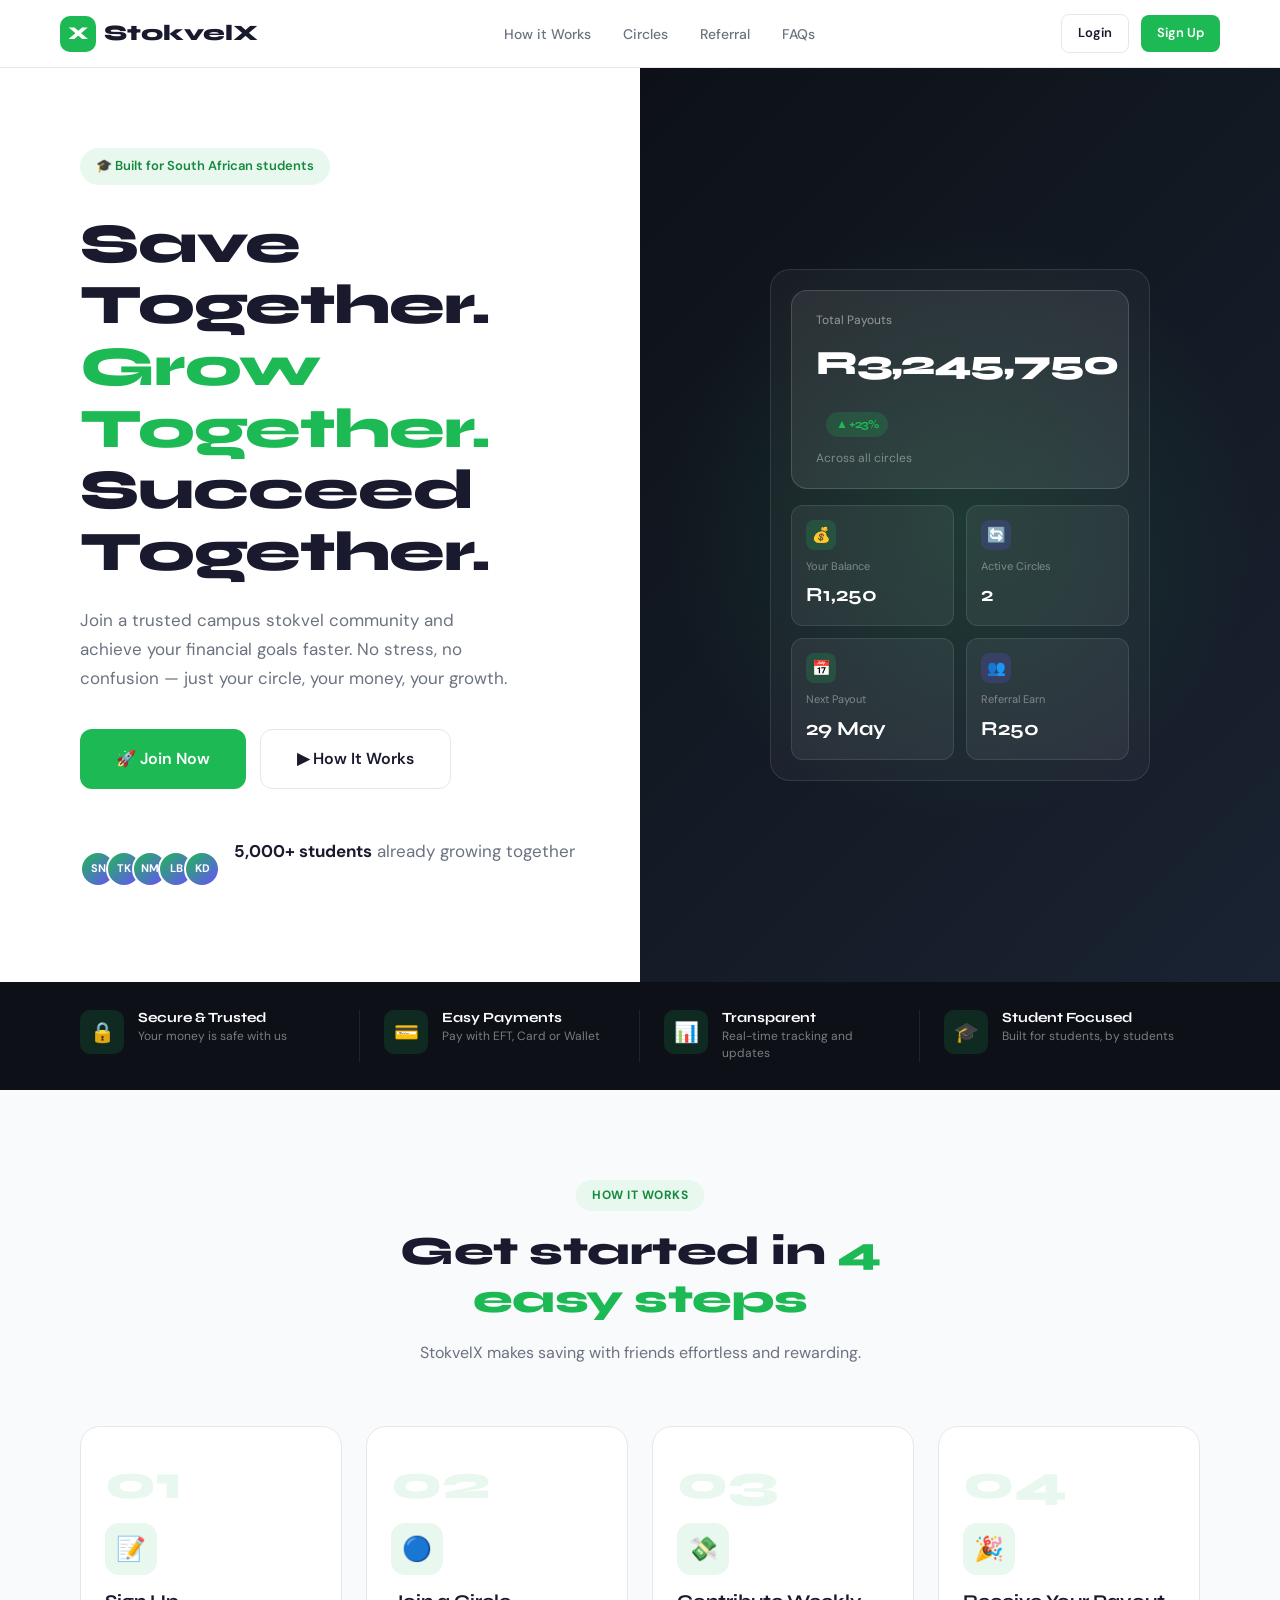
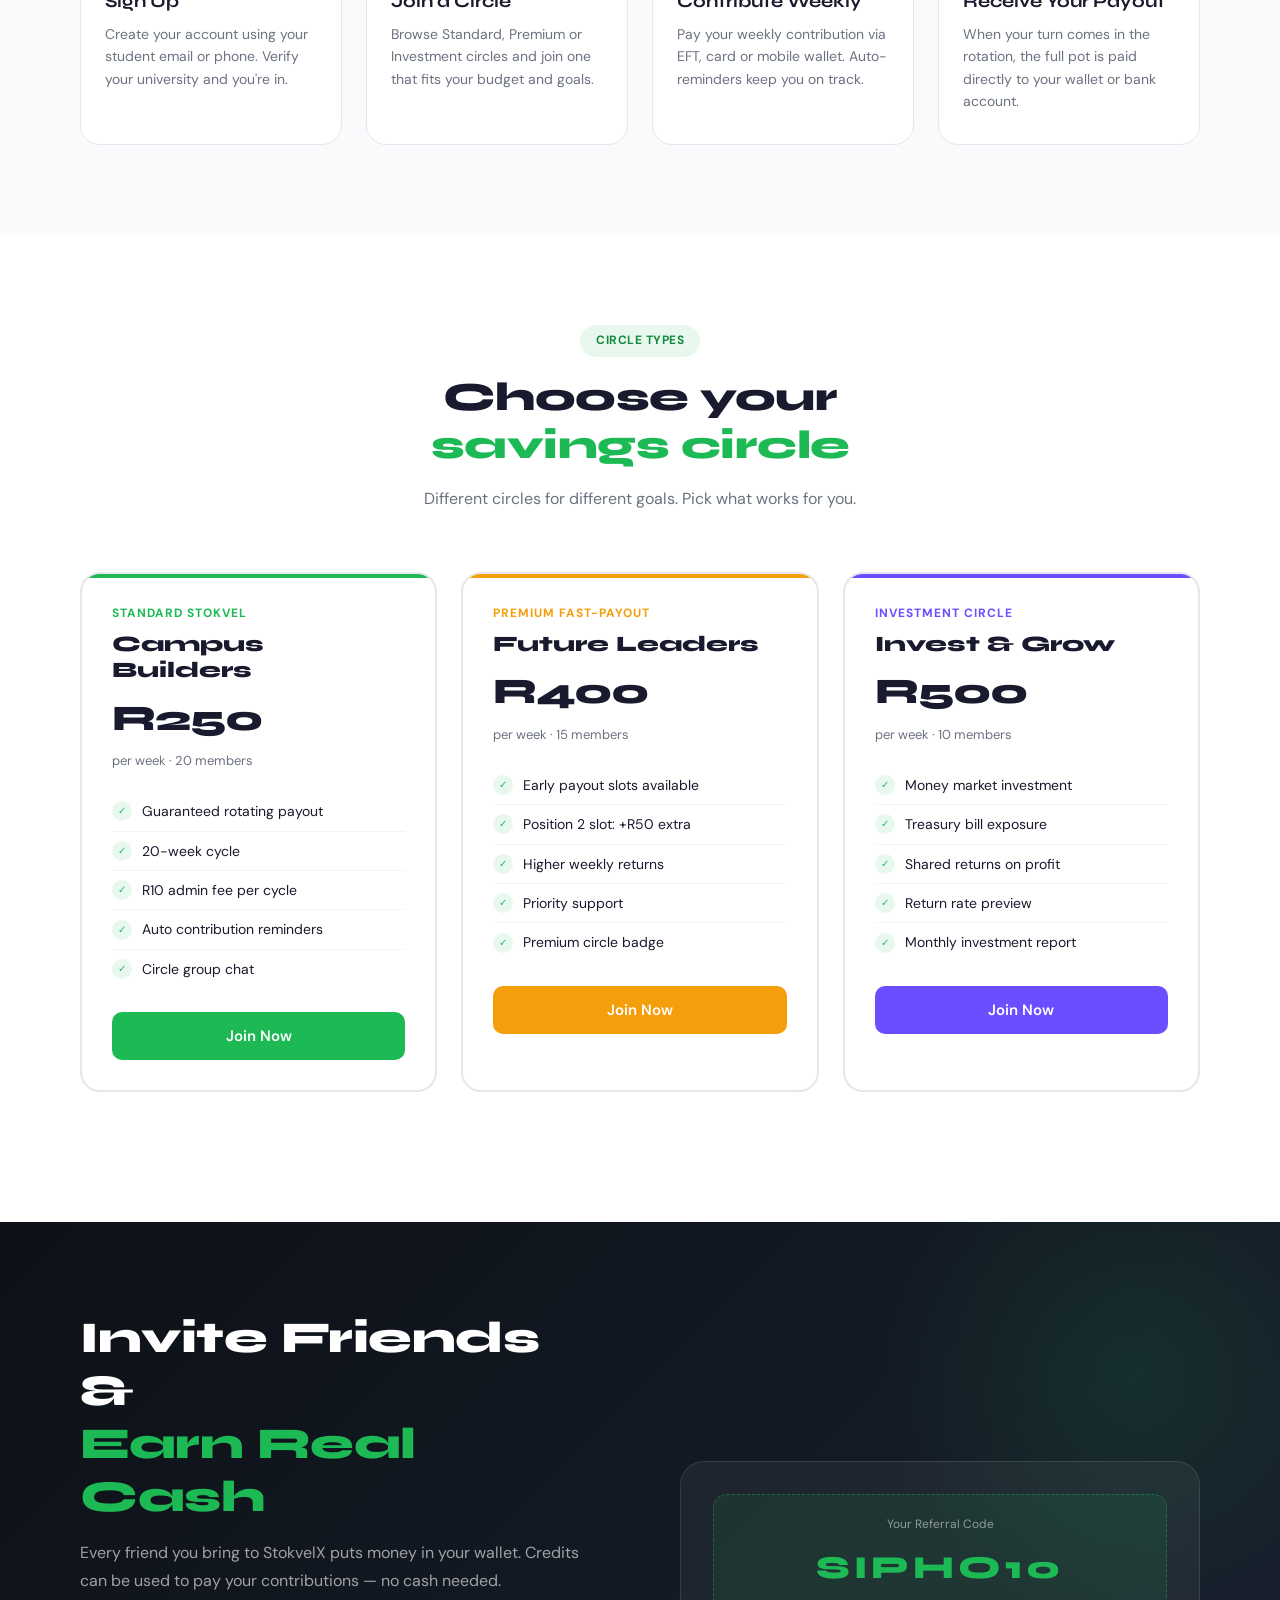
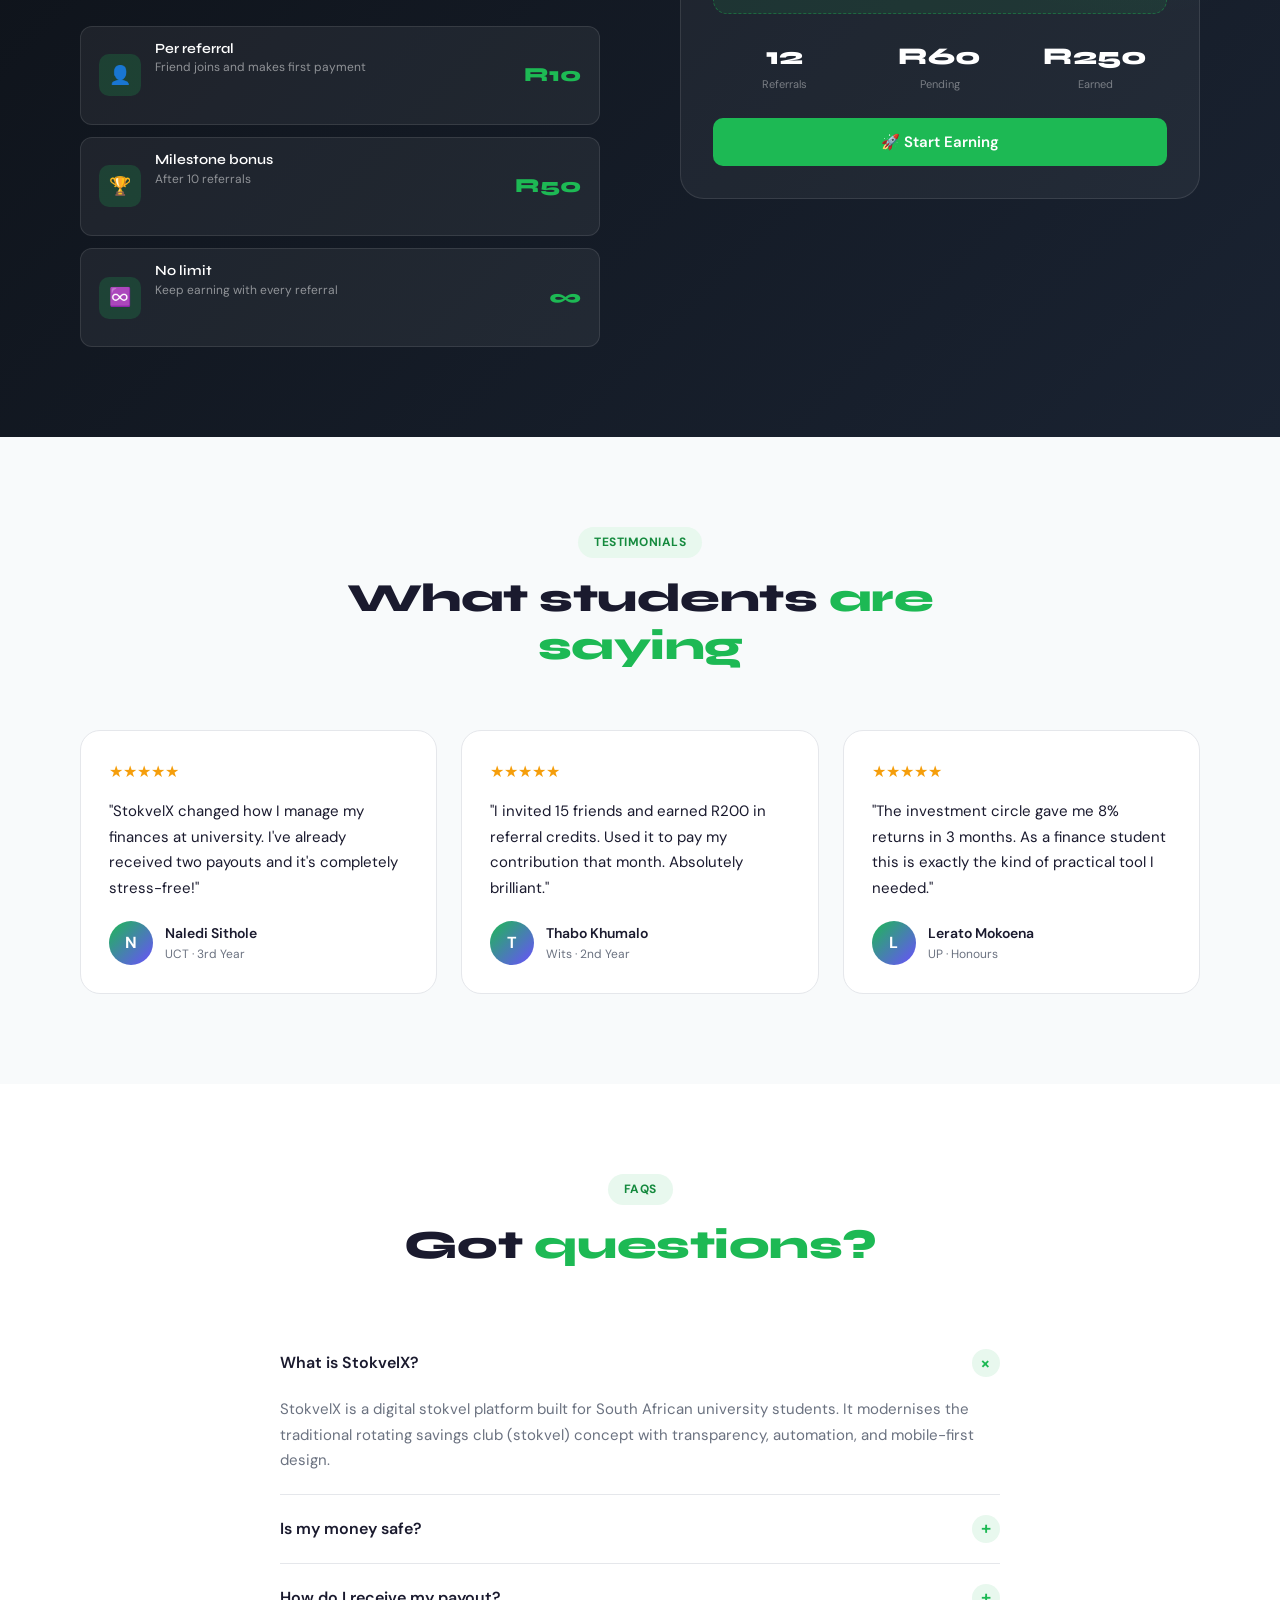
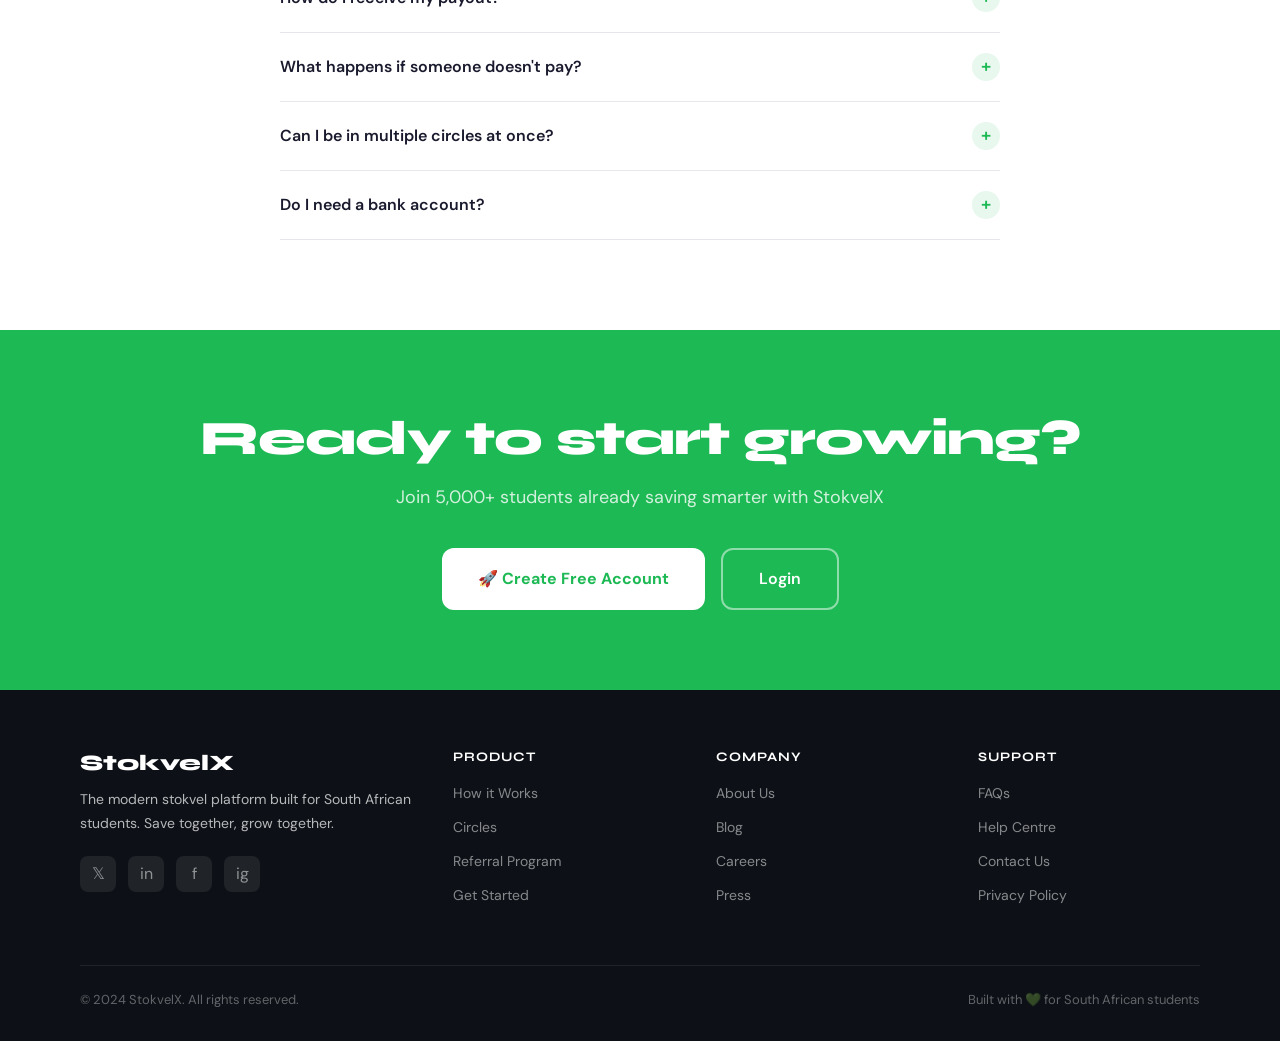
<file: index.html>
<!DOCTYPE html>
<html lang="en">
<head>
<meta charset="UTF-8"><meta name="viewport" content="width=device-width,initial-scale=1">
<title>StokvelX – Save Together. Grow Together.</title>
<link rel="stylesheet" href="css/style.css">
</head>
<body>

<!-- NAVBAR -->
<nav class="navbar">
  <a href="index.html" class="navbar-brand"><div class="logo-icon">X</div>StokvelX</a>
  <ul class="navbar-nav">
    <li><a href="#how">How it Works</a></li>
    <li><a href="#circles">Circles</a></li>
    <li><a href="#referral">Referral</a></li>
    <li><a href="#faq">FAQs</a></li>
  </ul>
  <div class="navbar-actions">
    <a href="pages/login.html" class="btn btn-outline btn-sm">Login</a>
    <a href="pages/signup.html" class="btn btn-primary btn-sm">Sign Up</a>
  </div>
</nav>

<!-- HERO -->
<section class="hero">
  <div class="hero-left">
    <div class="hero-tag">🎓 Built for South African students</div>
    <h1>Save Together.<br><span>Grow Together.</span><br>Succeed Together.</h1>
    <p>Join a trusted campus stokvel community and achieve your financial goals faster. No stress, no confusion — just your circle, your money, your growth.</p>
    <div class="hero-actions">
      <a href="pages/signup.html" class="btn btn-primary btn-lg">🚀 Join Now</a>
      <a href="#how" class="btn btn-outline btn-lg">▶ How It Works</a>
    </div>
    <div class="hero-social-proof">
      <div class="avatars">
        <div class="av">SN</div><div class="av">TK</div><div class="av">NM</div><div class="av">LB</div><div class="av">KD</div>
      </div>
      <p class="social-text"><strong>5,000+ students</strong> already growing together</p>
    </div>
  </div>
  <div class="hero-right">
    <div class="hero-visual">
      <div class="hero-img-frame">
        <div class="h-payout">
          <div class="lbl">Total Payouts</div>
          <div class="amt">R3,245,750 <span class="grow">▲ +23%</span></div>
          <div style="font-size:12px;color:rgba(255,255,255,.4);margin-top:4px">Across all circles</div>
        </div>
        <div class="h-mini-grid">
          <div class="h-mini">
            <div class="mi mi-g">💰</div>
            <div class="ml">Your Balance</div>
            <div class="mv">R1,250</div>
          </div>
          <div class="h-mini">
            <div class="mi mi-p">🔄</div>
            <div class="ml">Active Circles</div>
            <div class="mv">2</div>
          </div>
          <div class="h-mini">
            <div class="mi mi-g">📅</div>
            <div class="ml">Next Payout</div>
            <div class="mv">29 May</div>
          </div>
          <div class="h-mini">
            <div class="mi mi-p">👥</div>
            <div class="ml">Referral Earn</div>
            <div class="mv">R250</div>
          </div>
        </div>
      </div>
    </div>
  </div>
</section>

<!-- FEATURES STRIP -->
<div class="features-strip">
  <div class="feat-item"><div class="feat-ico">🔒</div><div><h4>Secure & Trusted</h4><p>Your money is safe with us</p></div></div>
  <div class="feat-item"><div class="feat-ico">💳</div><div><h4>Easy Payments</h4><p>Pay with EFT, Card or Wallet</p></div></div>
  <div class="feat-item"><div class="feat-ico">📊</div><div><h4>Transparent</h4><p>Real-time tracking and updates</p></div></div>
  <div class="feat-item"><div class="feat-ico">🎓</div><div><h4>Student Focused</h4><p>Built for students, by students</p></div></div>
</div>

<!-- HOW IT WORKS -->
<section class="section" id="how" style="background:#f8fafb">
  <div class="section-header">
    <span class="section-tag">How It Works</span>
    <h2>Get started in <span>4 easy steps</span></h2>
    <p>StokvelX makes saving with friends effortless and rewarding.</p>
  </div>
  <div class="steps-grid">
    <div class="step-card">
      <div class="step-num">01</div>
      <div class="step-ico">📝</div>
      <h3>Sign Up</h3>
      <p>Create your account using your student email or phone. Verify your university and you're in.</p>
    </div>
    <div class="step-card">
      <div class="step-num">02</div>
      <div class="step-ico">🔵</div>
      <h3>Join a Circle</h3>
      <p>Browse Standard, Premium or Investment circles and join one that fits your budget and goals.</p>
    </div>
    <div class="step-card">
      <div class="step-num">03</div>
      <div class="step-ico">💸</div>
      <h3>Contribute Weekly</h3>
      <p>Pay your weekly contribution via EFT, card or mobile wallet. Auto-reminders keep you on track.</p>
    </div>
    <div class="step-card">
      <div class="step-num">04</div>
      <div class="step-ico">🎉</div>
      <h3>Receive Your Payout</h3>
      <p>When your turn comes in the rotation, the full pot is paid directly to your wallet or bank account.</p>
    </div>
  </div>
</section>

<!-- CIRCLES -->
<section class="section section-alt" id="circles">
  <div class="section-header">
    <span class="section-tag">Circle Types</span>
    <h2>Choose your <span>savings circle</span></h2>
    <p>Different circles for different goals. Pick what works for you.</p>
  </div>
  <div class="circles-grid">
    <div class="circle-card standard">
      <div class="circle-type">Standard Stokvel</div>
      <h3>Campus Builders</h3>
      <div class="price">R250</div>
      <div class="price-sub">per week · 20 members</div>
      <ul class="circle-feats">
        <li><span class="chk">✓</span>Guaranteed rotating payout</li>
        <li><span class="chk">✓</span>20-week cycle</li>
        <li><span class="chk">✓</span>R10 admin fee per cycle</li>
        <li><span class="chk">✓</span>Auto contribution reminders</li>
        <li><span class="chk">✓</span>Circle group chat</li>
      </ul>
      <a href="pages/signup.html" class="btn btn-primary" style="width:100%;justify-content:center">Join Now</a>
    </div>
    <div class="circle-card premium">
      <div class="circle-type">Premium Fast-Payout</div>
      <h3>Future Leaders</h3>
      <div class="price">R400</div>
      <div class="price-sub">per week · 15 members</div>
      <ul class="circle-feats">
        <li><span class="chk">✓</span>Early payout slots available</li>
        <li><span class="chk">✓</span>Position 2 slot: +R50 extra</li>
        <li><span class="chk">✓</span>Higher weekly returns</li>
        <li><span class="chk">✓</span>Priority support</li>
        <li><span class="chk">✓</span>Premium circle badge</li>
      </ul>
      <a href="pages/signup.html" class="btn btn-primary" style="width:100%;justify-content:center;background:var(--orange)">Join Now</a>
    </div>
    <div class="circle-card investment">
      <div class="circle-type">Investment Circle</div>
      <h3>Invest & Grow</h3>
      <div class="price">R500</div>
      <div class="price-sub">per week · 10 members</div>
      <ul class="circle-feats">
        <li><span class="chk">✓</span>Money market investment</li>
        <li><span class="chk">✓</span>Treasury bill exposure</li>
        <li><span class="chk">✓</span>Shared returns on profit</li>
        <li><span class="chk">✓</span>Return rate preview</li>
        <li><span class="chk">✓</span>Monthly investment report</li>
      </ul>
      <a href="pages/signup.html" class="btn btn-purple" style="width:100%;justify-content:center">Join Now</a>
    </div>
  </div>
</section>

<!-- REFERRAL -->
<section class="ref-section" id="referral">
  <div class="ref-inner">
    <div class="ref-left">
      <h2>Invite Friends &<br><span>Earn Real Cash</span></h2>
      <p>Every friend you bring to StokvelX puts money in your wallet. Credits can be used to pay your contributions — no cash needed.</p>
      <div class="ref-tiers">
        <div class="ref-tier"><div class="rt-ico">👤</div><div class="rt-text"><h4>Per referral</h4><p>Friend joins and makes first payment</p></div><div class="rt-amt">R10</div></div>
        <div class="ref-tier"><div class="rt-ico">🏆</div><div class="rt-text"><h4>Milestone bonus</h4><p>After 10 referrals</p></div><div class="rt-amt">R50</div></div>
        <div class="ref-tier"><div class="rt-ico">♾️</div><div class="rt-text"><h4>No limit</h4><p>Keep earning with every referral</p></div><div class="rt-amt">∞</div></div>
      </div>
    </div>
    <div class="ref-right">
      <div class="ref-code-box">
        <div class="rcb-lbl">Your Referral Code</div>
        <div class="rcb-code">SIPHO10</div>
      </div>
      <div class="ref-stats-row">
        <div class="rs-stat"><div class="v">12</div><div class="l">Referrals</div></div>
        <div class="rs-stat"><div class="v">R60</div><div class="l">Pending</div></div>
        <div class="rs-stat"><div class="v">R250</div><div class="l">Earned</div></div>
      </div>
      <a href="pages/signup.html" class="btn btn-primary" style="width:100%;justify-content:center">🚀 Start Earning</a>
    </div>
  </div>
</section>

<!-- TESTIMONIALS -->
<section class="section" style="background:#f8fafb">
  <div class="section-header">
    <span class="section-tag">Testimonials</span>
    <h2>What students <span>are saying</span></h2>
  </div>
  <div class="testi-grid">
    <div class="testi-card">
      <div class="stars">★★★★★</div>
      <p>"StokvelX changed how I manage my finances at university. I've already received two payouts and it's completely stress-free!"</p>
      <div class="t-auth"><div class="t-av">N</div><div><div class="t-nm">Naledi Sithole</div><div class="t-rl">UCT · 3rd Year</div></div></div>
    </div>
    <div class="testi-card">
      <div class="stars">★★★★★</div>
      <p>"I invited 15 friends and earned R200 in referral credits. Used it to pay my contribution that month. Absolutely brilliant."</p>
      <div class="t-auth"><div class="t-av">T</div><div><div class="t-nm">Thabo Khumalo</div><div class="t-rl">Wits · 2nd Year</div></div></div>
    </div>
    <div class="testi-card">
      <div class="stars">★★★★★</div>
      <p>"The investment circle gave me 8% returns in 3 months. As a finance student this is exactly the kind of practical tool I needed."</p>
      <div class="t-auth"><div class="t-av">L</div><div><div class="t-nm">Lerato Mokoena</div><div class="t-rl">UP · Honours</div></div></div>
    </div>
  </div>
</section>

<!-- FAQ -->
<section class="section section-alt" id="faq">
  <div class="section-header">
    <span class="section-tag">FAQs</span>
    <h2>Got <span>questions?</span></h2>
  </div>
  <div class="faq-wrap">
    <div class="faq-item open">
      <div class="faq-q">What is StokvelX? <div class="faq-ico">+</div></div>
      <div class="faq-a">StokvelX is a digital stokvel platform built for South African university students. It modernises the traditional rotating savings club (stokvel) concept with transparency, automation, and mobile-first design.</div>
    </div>
    <div class="faq-item">
      <div class="faq-q">Is my money safe? <div class="faq-ico">+</div></div>
      <div class="faq-a">Yes. All funds are held in a dedicated escrow account. Payouts are only distributed according to the verified payout schedule. We use bank-level encryption for all transactions.</div>
    </div>
    <div class="faq-item">
      <div class="faq-q">How do I receive my payout? <div class="faq-ico">+</div></div>
      <div class="faq-a">When your payout date arrives, the full pot is automatically transferred to your StokvelX wallet. You can then withdraw to your bank account via Instant EFT — usually within minutes.</div>
    </div>
    <div class="faq-item">
      <div class="faq-q">What happens if someone doesn't pay? <div class="faq-ico">+</div></div>
      <div class="faq-a">Non-paying members are locked out of the platform until payment is made. Our admin team follows up and if needed, the circle admin can remove and replace defaulting members.</div>
    </div>
    <div class="faq-item">
      <div class="faq-q">Can I be in multiple circles at once? <div class="faq-ico">+</div></div>
      <div class="faq-a">Yes! You can join multiple circles simultaneously. Your dashboard clearly tracks each circle's contribution schedule, payout date and balance separately.</div>
    </div>
    <div class="faq-item">
      <div class="faq-q">Do I need a bank account? <div class="faq-ico">+</div></div>
      <div class="faq-a">You need a bank account for final withdrawals, but contributions can be made via EFT, card or mobile wallet. Your StokvelX wallet holds funds securely in the meantime.</div>
    </div>
  </div>
</section>

<!-- CTA -->
<section class="cta-section">
  <h2>Ready to start growing?</h2>
  <p>Join 5,000+ students already saving smarter with StokvelX</p>
  <div class="cta-btns">
    <a href="pages/signup.html" class="btn btn-white btn-lg">🚀 Create Free Account</a>
    <a href="pages/login.html" class="btn btn-outline-white btn-lg">Login</a>
  </div>
</section>

<!-- FOOTER -->
<footer class="footer">
  <div class="footer-top">
    <div class="fb">
      <h3>StokvelX</h3>
      <p>The modern stokvel platform built for South African students. Save together, grow together.</p>
      <div class="soc-links">
        <a href="#" class="soc-btn">𝕏</a>
        <a href="#" class="soc-btn">in</a>
        <a href="#" class="soc-btn">f</a>
        <a href="#" class="soc-btn">ig</a>
      </div>
    </div>
    <div class="fc"><h4>Product</h4><ul>
      <li><a href="#how">How it Works</a></li>
      <li><a href="#circles">Circles</a></li>
      <li><a href="#referral">Referral Program</a></li>
      <li><a href="pages/signup.html">Get Started</a></li>
    </ul></div>
    <div class="fc"><h4>Company</h4><ul>
      <li><a href="#">About Us</a></li>
      <li><a href="#">Blog</a></li>
      <li><a href="#">Careers</a></li>
      <li><a href="#">Press</a></li>
    </ul></div>
    <div class="fc"><h4>Support</h4><ul>
      <li><a href="#faq">FAQs</a></li>
      <li><a href="#">Help Centre</a></li>
      <li><a href="#">Contact Us</a></li>
      <li><a href="#">Privacy Policy</a></li>
    </ul></div>
  </div>
  <div class="footer-bot">
    <span>© 2024 StokvelX. All rights reserved.</span>
    <span>Built with 💚 for South African students</span>
  </div>
</footer>

<script src="js/main.js"></script>
</body>
</html>
</file>
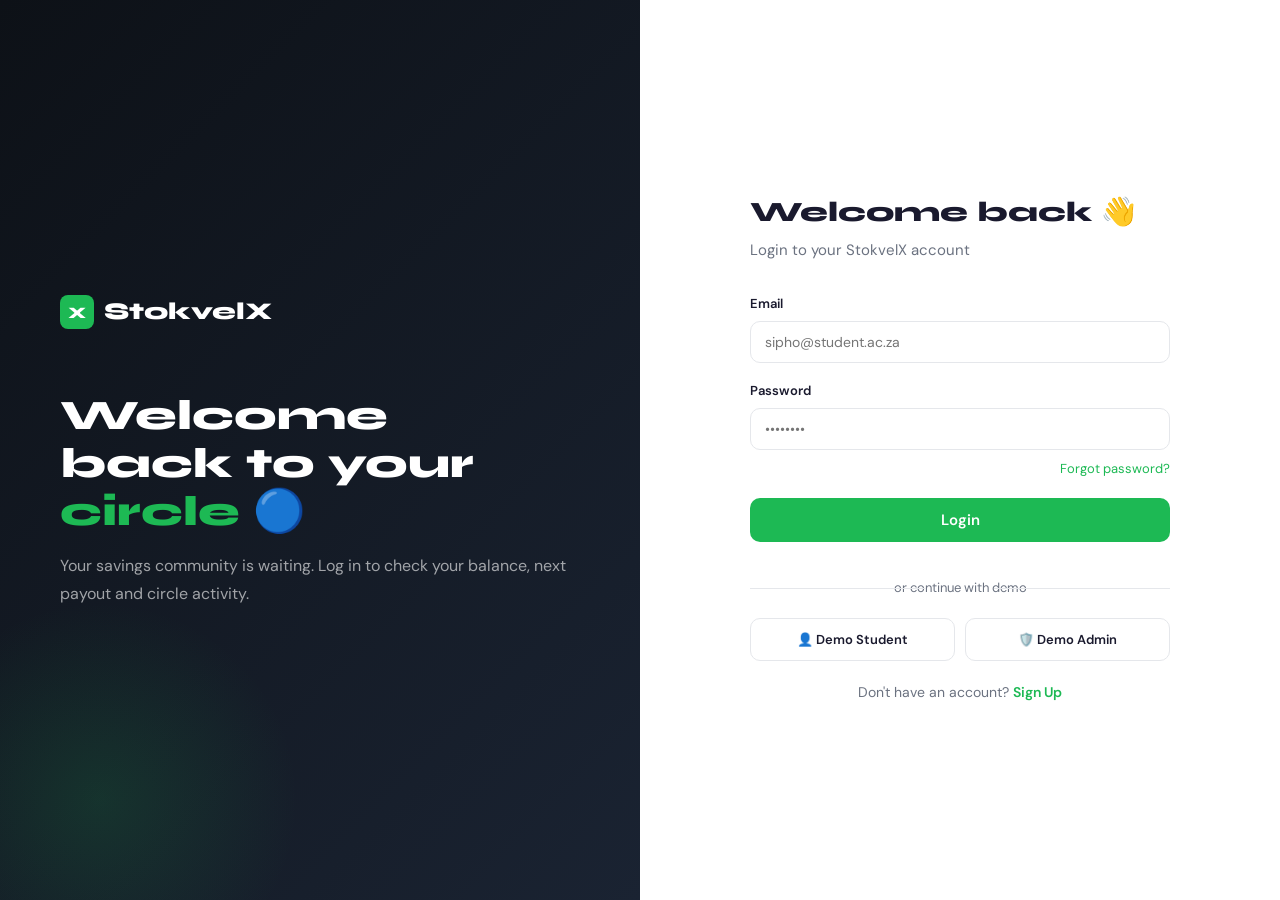
<file: pages/admin.html>
<!DOCTYPE html>
<html lang="en">
<head>
<meta charset="UTF-8"><meta name="viewport" content="width=device-width,initial-scale=1">
<title>Admin Panel – StokvelX</title>
<link rel="stylesheet" href="../css/style.css">
<!-- Inline guard: redirect instantly if not admin, before any page renders -->
<script>
(async function earlyAdminGuard() {
  try {
    const res = await fetch('../backend/api/auth/me.php', { credentials: 'include' });
    const data = await res.json();
    if (!data.success) { window.location.replace('login.html'); return; }
    if (data.user.role !== 'admin') { window.location.replace('dashboard.html'); return; }
  } catch(e) {
    window.location.replace('login.html');
  }
})();
</script>
</head>
<body>
<div class="app-wrap">
  <div id="sidebar-mount"></div>
  <div class="main">
    <div class="topbar">
      <div>
        <div class="tb-title">Admin Panel</div>
        <div style="font-size:13px;color:var(--muted)">Platform Management Dashboard</div>
      </div>
      <div class="tb-right">
        <button class="btn btn-primary btn-sm" onclick="openModal('newCircleModal')">+ New Circle</button>
      </div>
    </div>

    <div class="pg">
      <!-- Stat Cards -->
      <div class="a-stats">
        <div class="stat-card">
          <div class="st-ico si-g">👥</div>
          <div><div class="st-lbl">Total Students</div><div class="st-val">—</div><div class="st-sub">Registered members</div></div>
        </div>
        <div class="stat-card">
          <div class="st-ico si-b">🔵</div>
          <div><div class="st-lbl">Active Circles</div><div class="st-val">—</div><div class="st-sub">Currently running</div></div>
        </div>
        <div class="stat-card">
          <div class="st-ico si-p">💳</div>
          <div><div class="st-lbl">Total Contributions</div><div class="st-val">—</div><div class="st-sub">All time</div></div>
        </div>
        <div class="stat-card">
          <div class="st-ico si-o">🎉</div>
          <div><div class="st-lbl">Total Payouts</div><div class="st-val">—</div><div class="st-sub">Disbursed to members</div></div>
        </div>
      </div>

      <!-- Revenue Chart -->
      <div class="chart-card">
        <div class="chart-hd"><h3>Monthly Contributions</h3><span class="badge badge-green">Last 6 months</span></div>
        <div class="bars" id="revenueChart">
          <div class="bar-w"><div class="bar" style="height:55%"></div><div class="bar-l">—</div></div>
          <div class="bar-w"><div class="bar" style="height:40%"></div><div class="bar-l">—</div></div>
          <div class="bar-w"><div class="bar" style="height:65%"></div><div class="bar-l">—</div></div>
          <div class="bar-w"><div class="bar" style="height:75%"></div><div class="bar-l">—</div></div>
          <div class="bar-w"><div class="bar" style="height:85%"></div><div class="bar-l">—</div></div>
          <div class="bar-w"><div class="bar" style="height:100%"></div><div class="bar-l">—</div></div>
        </div>
      </div>

      <!-- Members Table -->
      <div class="wcard">
        <div class="wcard-hd">
          <h3>All Members</h3>
          <div style="display:flex;gap:8px;flex-wrap:wrap">
            <input class="fi admin-search" style="padding:6px 12px;font-size:13px;border-radius:8px;width:200px" placeholder="Search member...">
          </div>
        </div>
        <div style="overflow-x:auto">
          <table class="mtable">
            <thead>
              <tr>
                <th>Member</th>
                <th>University</th>
                <th>Circles</th>
                <th>Contributed</th>
                <th>Wallet</th>
                <th>KYC</th>
                <th>Joined</th>
              </tr>
            </thead>
            <tbody id="membersBody">
              <tr><td colspan="7" style="text-align:center;padding:30px;color:var(--muted)">Loading members…</td></tr>
            </tbody>
          </table>
        </div>
      </div>

      <!-- Earnings + Circle Overview -->
      <div style="display:grid;grid-template-columns:1fr 1fr;gap:20px;margin-top:20px;flex-wrap:wrap">
        <div class="wcard">
          <div class="wcard-hd"><h3>Revenue Breakdown</h3></div>
          <ul class="tx-list">
            <li class="tx-item">
              <div class="tx-ico si-g">💰</div>
              <div style="flex:1"><div class="tx-name">Admin Fees (R10/member/week)</div><div class="tx-meta">Per contribution collected</div></div>
              <div class="tx-amt" style="color:var(--green)" id="rev-admin">—</div>
            </li>
            <li class="tx-item">
              <div class="tx-ico si-o">🎁</div>
              <div style="flex:1"><div class="tx-name">Referral Bonuses Paid Out</div><div class="tx-meta">Platform cost</div></div>
              <div class="tx-amt" style="color:#dc2626" id="rev-referral">—</div>
            </li>
            <li class="tx-item">
              <div class="tx-ico si-p">📊</div>
              <div style="flex:1"><div class="tx-name">New Students This Month</div><div class="tx-meta">Registrations</div></div>
              <div class="tx-amt" style="color:var(--green)" id="rev-newusers">—</div>
            </li>
          </ul>
        </div>

        <div class="wcard">
          <div class="wcard-hd"><h3>Quick Actions</h3></div>
          <div style="display:flex;flex-direction:column;gap:10px;padding:8px 0">
            <button class="btn btn-primary" onclick="openModal('newCircleModal')" style="justify-content:center">➕ Create New Circle</button>
            <a href="help.html" class="btn btn-outline" style="justify-content:center;text-align:center">📖 View Help &amp; Support Page</a>
            <button class="btn btn-outline" onclick="showToast('Export feature coming soon 📊')" style="justify-content:center">📥 Export Member Report</button>
            <button class="btn btn-outline" onclick="showToast('Broadcast feature coming soon 📣')" style="justify-content:center">📣 Broadcast Announcement</button>
          </div>
        </div>
      </div>
    </div>
  </div>
</div>
<div id="mobnav-mount"></div>

<!-- New Circle Modal -->
<div class="modal-ov" id="newCircleModal">
  <div class="modal">
    <div class="modal-hd"><h3>Create New Circle</h3><button class="modal-cls" onclick="closeModal('newCircleModal')">✕</button></div>
    <div class="fg"><label class="fl">Circle Name</label><input class="fi" id="nc-name" placeholder="e.g. Graduation Goals 2024"></div>
    <div class="fg"><label class="fl">Type</label>
      <select class="fi" id="nc-type">
        <option value="standard">Standard</option>
        <option value="premium">Premium Fast-Payout</option>
        <option value="investment">Investment</option>
      </select>
    </div>
    <div class="fg2">
      <div class="fg"><label class="fl">Weekly Contribution (R)</label><input class="fi" id="nc-weekly" type="number" placeholder="250"></div>
      <div class="fg"><label class="fl">Max Members</label><input class="fi" id="nc-max" type="number" placeholder="10"></div>
    </div>
    <div class="fg2">
      <div class="fg"><label class="fl">Admin Fee (R)</label><input class="fi" id="nc-fee" type="number" placeholder="10"></div>
      <div class="fg"><label class="fl">Cycle Weeks</label><input class="fi" id="nc-weeks" type="number" placeholder="10"></div>
    </div>
    <button class="btn btn-primary" id="createCircleBtn" style="width:100%;justify-content:center">Create Circle</button>
  </div>
</div>

<div id="toast" class="toast"></div>
<script src="../js/api.js"></script>
<script src="../js/nav.js"></script>
<script src="../js/main.js"></script>
<script>
(async () => {
  // Double-check guard (early guard above already ran, this confirms)
  const user = await requireAdmin();
  if (!user) return;

  // Stats
  const stats = await api('admin/stats');
  if (stats.success) {
    const s = stats.stats;
    const vals = document.querySelectorAll('.st-val');
    if (vals[0]) vals[0].textContent = s.total_users.toLocaleString();
    if (vals[1]) vals[1].textContent = s.active_circles;
    if (vals[2]) vals[2].textContent = formatRand(s.total_contributions);
    if (vals[3]) vals[3].textContent = formatRand(s.total_payouts);
    const adminRev = document.getElementById('rev-admin');
    const refRev   = document.getElementById('rev-referral');
    const newUsers = document.getElementById('rev-newusers');
    if (adminRev) adminRev.textContent = formatRand(s.total_admin_revenue || 0);
    if (refRev)   refRev.textContent   = formatRand(s.total_referral_bonuses || 0);
    if (newUsers) newUsers.textContent  = s.new_users_this_month || 0;

    // Chart bars from monthly data
    if (s.monthly_contributions && s.monthly_contributions.length > 0) {
      const chartEl = document.getElementById('revenueChart');
      const maxVal = Math.max(...s.monthly_contributions.map(r => parseFloat(r.total)));
      if (chartEl && maxVal > 0) {
        chartEl.innerHTML = s.monthly_contributions.map(r => {
          const pct = Math.round((parseFloat(r.total) / maxVal) * 100);
          const label = r.month.slice(5); // "MM" from "YYYY-MM"
          return `<div class="bar-w"><div class="bar" style="height:${pct}%"></div><div class="bar-l">${label}</div></div>`;
        }).join('');
      }
    }
  }

  // Members table
  async function loadMembers(page = 1, search = '') {
    const url = 'admin/members?page=' + page + '&limit=20' + (search ? '&search=' + encodeURIComponent(search) : '');
    const data = await api(url);
    const tbody = document.getElementById('membersBody');
    if (!tbody) return;
    if (!data.success) { tbody.innerHTML = '<tr><td colspan="7" style="text-align:center;color:#dc2626;padding:20px">Failed to load members.</td></tr>'; return; }
    tbody.innerHTML = data.members.length === 0
      ? '<tr><td colspan="7" style="text-align:center;padding:30px;color:var(--muted)">No members found.</td></tr>'
      : data.members.map(m => `
        <tr>
          <td><strong>${m.name}</strong><div style="font-size:12px;color:var(--muted)">${m.email}</div></td>
          <td style="font-size:13px">${m.university || '—'}</td>
          <td style="text-align:center">${m.active_circles}</td>
          <td>${formatRand(m.total_contributed)}</td>
          <td>${formatRand(m.wallet_balance)}</td>
          <td><span style="background:${m.kyc_verified?'#dcfce7':'#fee2e2'};color:${m.kyc_verified?'#16a34a':'#dc2626'};padding:3px 9px;border-radius:20px;font-size:12px;font-weight:600">${m.kyc_verified?'Verified':'Pending'}</span></td>
          <td style="font-size:12px;color:var(--muted)">${formatDate(m.joined)}</td>
        </tr>`).join('');
  }

  const searchInput = document.querySelector('.admin-search');
  if (searchInput) {
    let debounce;
    searchInput.addEventListener('input', () => {
      clearTimeout(debounce);
      debounce = setTimeout(() => loadMembers(1, searchInput.value.trim()), 350);
    });
  }

  // Create circle
  document.getElementById('createCircleBtn')?.addEventListener('click', async () => {
    const name   = document.getElementById('nc-name').value.trim();
    const type   = document.getElementById('nc-type').value;
    const weekly = parseFloat(document.getElementById('nc-weekly').value);
    const max    = parseInt(document.getElementById('nc-max').value);
    const fee    = parseFloat(document.getElementById('nc-fee').value || 10);
    const weeks  = parseInt(document.getElementById('nc-weeks').value || max);
    if (!name || !weekly || !max) { showToast('Please fill in all required fields.', true); return; }
    const res = await api('circles/create', 'POST', { name, type, weekly_contribution: weekly, max_members: max, admin_fee: fee, cycle_weeks: weeks });
    if (res.success) {
      closeModal('newCircleModal');
      showToast('Circle "' + name + '" created! 🎉');
      setTimeout(() => location.reload(), 1500);
    } else {
      showToast(res.message || 'Could not create circle.', true);
    }
  });

  await loadMembers(1);
})();
</script>
</body>
</html>
</file>
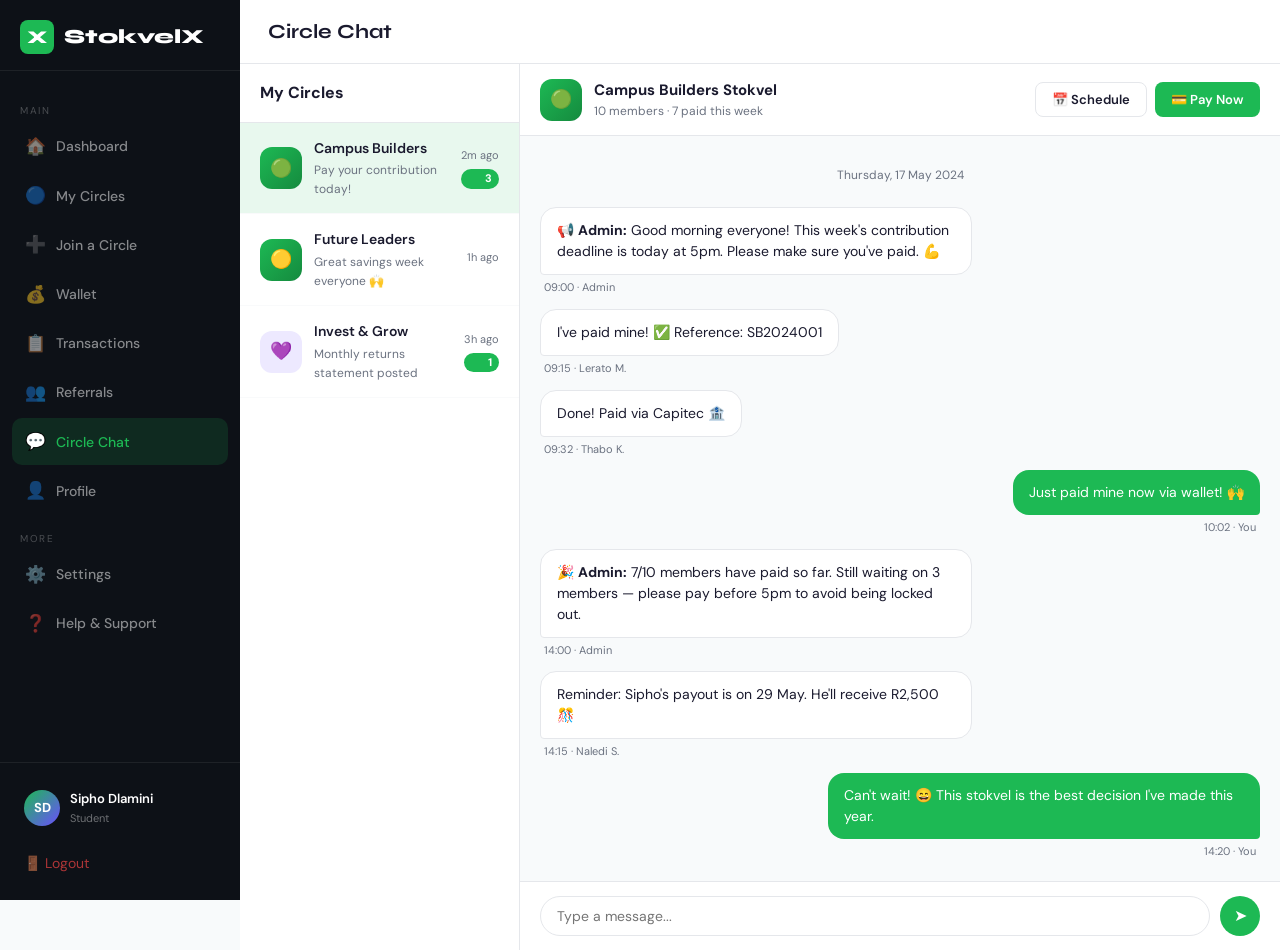
<file: pages/chat.html>
<!DOCTYPE html>
<html lang="en">
<head>
<meta charset="UTF-8"><meta name="viewport" content="width=device-width,initial-scale=1">
<title>Circle Chat – StokvelX</title>
<link rel="stylesheet" href="../css/style.css">
</head>
<body>
<div class="app-wrap">
  <div id="sidebar-mount"></div>
  <div class="main">
    <div class="topbar"><div class="tb-title">Circle Chat</div></div>
    <div class="chat-layout">
      <!-- Chat Sidebar -->
      <div class="chat-sb">
        <div class="csb-hd">My Circles</div>
        <div class="chat-rooms">
          <div class="cr-item active">
            <div class="cr-av">🟢</div>
            <div style="flex:1">
              <div class="cr-nm">Campus Builders</div>
              <div class="cr-last">Pay your contribution today!</div>
            </div>
            <div class="cr-meta">
              <div class="cr-time">2m ago</div>
              <div class="cr-badge">3</div>
            </div>
          </div>
          <div class="cr-item">
            <div class="cr-av">🟡</div>
            <div style="flex:1">
              <div class="cr-nm">Future Leaders</div>
              <div class="cr-last">Great savings week everyone 🙌</div>
            </div>
            <div class="cr-meta"><div class="cr-time">1h ago</div></div>
          </div>
          <div class="cr-item">
            <div class="cr-av" style="background:var(--purple-light)">💜</div>
            <div style="flex:1">
              <div class="cr-nm">Invest & Grow</div>
              <div class="cr-last">Monthly returns statement posted</div>
            </div>
            <div class="cr-meta">
              <div class="cr-time">3h ago</div>
              <div class="cr-badge">1</div>
            </div>
          </div>
        </div>
      </div>

      <!-- Chat Main -->
      <div class="chat-main">
        <div class="chat-hd">
          <div class="cr-av">🟢</div>
          <div>
            <div style="font-weight:700;font-size:15px">Campus Builders Stokvel</div>
            <div style="font-size:12px;color:var(--muted)">10 members · 7 paid this week</div>
          </div>
          <div style="margin-left:auto;display:flex;gap:8px">
            <button class="btn btn-outline btn-sm">📅 Schedule</button>
            <button class="btn btn-primary btn-sm" data-pay="true">💳 Pay Now</button>
          </div>
        </div>

        <div class="chat-msgs" id="chatMsgs">
          <div style="text-align:center;font-size:12px;color:var(--muted);padding:10px 0">Thursday, 17 May 2024</div>

          <div class="msg recv">
            <div class="msg-bub">📢 <strong>Admin:</strong> Good morning everyone! This week's contribution deadline is today at 5pm. Please make sure you've paid. 💪</div>
            <div class="msg-mt">09:00 · Admin</div>
          </div>
          <div class="msg recv">
            <div class="msg-bub">I've paid mine! ✅ Reference: SB2024001</div>
            <div class="msg-mt">09:15 · Lerato M.</div>
          </div>
          <div class="msg recv">
            <div class="msg-bub">Done! Paid via Capitec 🏦</div>
            <div class="msg-mt">09:32 · Thabo K.</div>
          </div>
          <div class="msg sent">
            <div class="msg-bub">Just paid mine now via wallet! 🙌</div>
            <div class="msg-mt">10:02 · You</div>
          </div>
          <div class="msg recv">
            <div class="msg-bub">🎉 <strong>Admin:</strong> 7/10 members have paid so far. Still waiting on 3 members — please pay before 5pm to avoid being locked out.</div>
            <div class="msg-mt">14:00 · Admin</div>
          </div>
          <div class="msg recv">
            <div class="msg-bub">Reminder: Sipho's payout is on 29 May. He'll receive R2,500 🎊</div>
            <div class="msg-mt">14:15 · Naledi S.</div>
          </div>
          <div class="msg sent">
            <div class="msg-bub">Can't wait! 😄 This stokvel is the best decision I've made this year.</div>
            <div class="msg-mt">14:20 · You</div>
          </div>
        </div>

        <div class="chat-in">
          <input class="chat-inp" id="chatInput" placeholder="Type a message...">
          <button class="send-btn" id="chatSend">➤</button>
        </div>
      </div>
    </div>
  </div>
</div>

<!-- Pay Modal -->
<div class="modal-ov" id="payModal">
  <div class="modal">
    <div class="modal-hd"><h3>Pay Contribution</h3><button class="modal-cls">✕</button></div>
    <div style="background:var(--green-light);border-radius:12px;padding:16px;margin-bottom:20px;text-align:center">
      <div style="font-size:13px;color:var(--muted)">Amount Due</div>
      <div style="font-family:'Syne',sans-serif;font-size:32px;font-weight:800;color:var(--green)">R250.00</div>
    </div>
    <div class="fg"><label class="fl">Method</label><select class="fi"><option>Wallet Balance</option><option>EFT</option><option>Card</option></select></div>
    <button class="btn btn-primary" style="width:100%;justify-content:center" onclick="closeModal('payModal');showToast('Payment confirmed! ✅')">Confirm Payment</button>
  </div>
</div>

<div id="toast" class="toast"></div>
<script src="../js/api.js"></script>
<script src="../js/nav.js"></script>
<script src="../js/main.js"></script>
<script>
(async () => {
  const user = await requireAuth();
  if (!user) return;
  document.querySelectorAll('.nm').forEach(el => el.textContent = user.first_name + ' ' + user.last_name);
  document.querySelectorAll('.u-av').forEach(el => el.textContent = user.first_name[0] + user.last_name[0]);

  // Load user's circles to build the sidebar list
  const circlesData = await api('circles/my-circles');
  if (!circlesData.success || circlesData.circles.length === 0) return;

  const roomsList = document.querySelector('.chat-rooms');
  let activeCircleId = circlesData.circles[0].circle_id;
  let lastMessageId = 0;
  let pollTimer = null;

  function renderRooms(circles, activeId) {
    if (!roomsList) return;
    roomsList.innerHTML = circles.map(c => `
      <div class="chat-room ${c.circle_id === activeId ? 'active' : ''}" data-id="${c.circle_id}" style="cursor:pointer;padding:10px 12px;border-radius:10px;margin-bottom:6px;${c.circle_id===activeId?'background:var(--green-light)':''}">
        <div style="font-weight:600;font-size:14px">${c.name}</div>
        <div style="font-size:12px;color:var(--muted)">Position ${c.position}</div>
      </div>`).join('');
    roomsList.querySelectorAll('.chat-room').forEach(item => {
      item.addEventListener('click', () => {
        activeCircleId = parseInt(item.dataset.id);
        lastMessageId = 0;
        renderRooms(circlesData.circles, activeCircleId);
        loadMessages(true);
      });
    });
  }

  async function loadMessages(clear = false) {
    const data = await api(`chat/messages?circle_id=${activeCircleId}&after=${clear ? 0 : lastMessageId}`);
    if (!data.success) return;
    const box = document.getElementById('chatMsgs');
    if (!box) return;
    if (clear) box.innerHTML = '';
    data.messages.forEach(m => {
      if (m.id > lastMessageId) lastMessageId = m.id;
      const div = document.createElement('div');
      div.className = 'msg ' + (m.is_mine ? 'msg-out' : 'msg-in');
      div.innerHTML = !m.is_mine
        ? `<div class="msg-av">${m.name.split(' ').map(n=>n[0]).join('').slice(0,2)}</div>
           <div><div class="msg-sender">${m.name}</div><div class="msg-bubble">${m.message}</div><div class="msg-time">${formatDate(m.created_at)}</div></div>`
        : `<div><div class="msg-bubble">${m.message}</div><div class="msg-time" style="text-align:right">${formatDate(m.created_at)}</div></div>`;
      box.appendChild(div);
    });
    if (clear || data.messages.length > 0) box.scrollTop = box.scrollHeight;
  }

  // Send message
  async function sendMessage() {
    const input = document.getElementById('chatInput');
    const text = input?.value.trim();
    if (!text) return;
    input.value = '';
    const res = await api('chat/send', 'POST', { circle_id: activeCircleId, message: text });
    if (res.success) {
      const m = res.message;
      lastMessageId = m.id;
      const box = document.getElementById('chatMsgs');
      const div = document.createElement('div');
      div.className = 'msg msg-out';
      div.innerHTML = `<div><div class="msg-bubble">${m.message}</div><div class="msg-time" style="text-align:right">Just now</div></div>`;
      box?.appendChild(div);
      box.scrollTop = box.scrollHeight;
    } else showToast(res.message || 'Could not send.', true);
  }

  document.getElementById('chatSend')?.addEventListener('click', sendMessage);
  document.getElementById('chatInput')?.addEventListener('keydown', e => { if (e.key === 'Enter') sendMessage(); });

  renderRooms(circlesData.circles, activeCircleId);
  await loadMessages(true);

  // Poll for new messages every 5 seconds
  pollTimer = setInterval(() => loadMessages(false), 5000);
})();
</script>
</body>
</html>
</file>
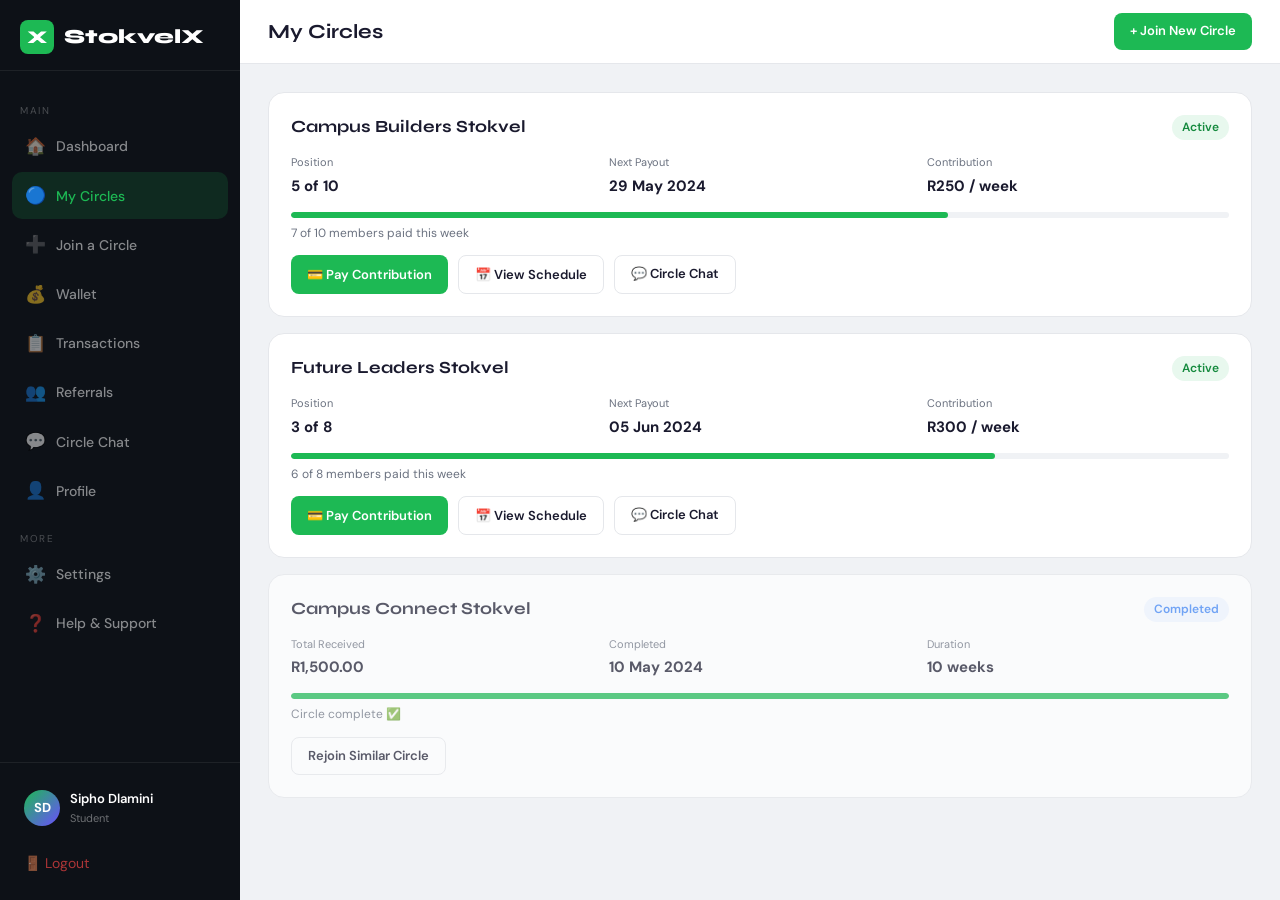
<file: pages/circles.html>
<!DOCTYPE html>
<html lang="en">
<head>
<meta charset="UTF-8"><meta name="viewport" content="width=device-width,initial-scale=1">
<title>My Circles – StokvelX</title>
<link rel="stylesheet" href="../css/style.css">
</head>
<body>
<div class="app-wrap">
  <div id="sidebar-mount"></div>
  <div class="main">
    <div class="topbar">
      <div class="tb-title">My Circles</div>
      <div class="tb-right">
        <a href="join.html" class="btn btn-primary btn-sm">+ Join New Circle</a>
      </div>
    </div>
    <div class="pg">
      <div class="ci-list">
        <!-- Circle 1 -->
        <div class="ci-item">
          <div class="ci-hd">
            <h3>Campus Builders Stokvel</h3>
            <span class="badge badge-green">Active</span>
          </div>
          <div class="ci-meta">
            <div><div class="lbl">Position</div><div class="val">5 of 10</div></div>
            <div><div class="lbl">Next Payout</div><div class="val">29 May 2024</div></div>
            <div><div class="lbl">Contribution</div><div class="val">R250 / week</div></div>
          </div>
          <div class="prog-bar"><div class="prog-fill" data-w="70%" style="width:70%"></div></div>
          <div class="prog-txt" style="margin-bottom:12px">7 of 10 members paid this week</div>
          <div style="display:flex;gap:10px;flex-wrap:wrap">
            <button class="btn btn-primary btn-sm" data-pay="true">💳 Pay Contribution</button>
            <button class="btn btn-outline btn-sm" data-modal="scheduleModal">📅 View Schedule</button>
            <a href="chat.html" class="btn btn-outline btn-sm">💬 Circle Chat</a>
          </div>
        </div>
        <!-- Circle 2 -->
        <div class="ci-item">
          <div class="ci-hd">
            <h3>Future Leaders Stokvel</h3>
            <span class="badge badge-green">Active</span>
          </div>
          <div class="ci-meta">
            <div><div class="lbl">Position</div><div class="val">3 of 8</div></div>
            <div><div class="lbl">Next Payout</div><div class="val">05 Jun 2024</div></div>
            <div><div class="lbl">Contribution</div><div class="val">R300 / week</div></div>
          </div>
          <div class="prog-bar"><div class="prog-fill" data-w="75%" style="width:75%"></div></div>
          <div class="prog-txt" style="margin-bottom:12px">6 of 8 members paid this week</div>
          <div style="display:flex;gap:10px;flex-wrap:wrap">
            <button class="btn btn-primary btn-sm" data-pay="true">💳 Pay Contribution</button>
            <button class="btn btn-outline btn-sm" data-modal="scheduleModal">📅 View Schedule</button>
            <a href="chat.html" class="btn btn-outline btn-sm">💬 Circle Chat</a>
          </div>
        </div>
        <!-- Past Circle -->
        <div class="ci-item" style="opacity:.7">
          <div class="ci-hd">
            <h3>Campus Connect Stokvel</h3>
            <span class="badge badge-blue">Completed</span>
          </div>
          <div class="ci-meta">
            <div><div class="lbl">Total Received</div><div class="val">R1,500.00</div></div>
            <div><div class="lbl">Completed</div><div class="val">10 May 2024</div></div>
            <div><div class="lbl">Duration</div><div class="val">10 weeks</div></div>
          </div>
          <div class="prog-bar"><div class="prog-fill" style="width:100%"></div></div>
          <div class="prog-txt" style="margin-bottom:12px">Circle complete ✅</div>
          <a href="join.html" class="btn btn-outline btn-sm">Rejoin Similar Circle</a>
        </div>
      </div>
    </div>
  </div>
</div>
<div id="mobnav-mount"></div>

<!-- Schedule Modal -->
<div class="modal-ov" id="scheduleModal">
  <div class="modal">
    <div class="modal-hd"><h3>Payout Schedule</h3><button class="modal-cls">✕</button></div>
    <ul class="pay-list">
      <li class="pay-row"><span class="pr-n">1.</span><span class="pr-nm">Lerato M.</span><span class="pr-dt">08 May</span><span class="pr-st st-paid">Paid</span></li>
      <li class="pay-row"><span class="pr-n">2.</span><span class="pr-nm">Thabo K.</span><span class="pr-dt">15 May</span><span class="pr-st st-paid">Paid</span></li>
      <li class="pay-row"><span class="pr-n">3.</span><span class="pr-nm">Naledi S.</span><span class="pr-dt">22 May</span><span class="pr-st st-paid">Paid</span></li>
      <li class="pay-row"><span class="pr-n">4.</span><span class="pr-nm" style="font-weight:700;color:var(--green)">You (Sipho)</span><span class="pr-dt">29 May</span><span class="pr-st st-next">Upcoming</span></li>
      <li class="pay-row"><span class="pr-n">5.</span><span class="pr-nm">Kabelo M.</span><span class="pr-dt">05 Jun</span><span style="font-size:13px;color:var(--muted)">—</span></li>
      <li class="pay-row"><span class="pr-n">6.</span><span class="pr-nm">Zanele P.</span><span class="pr-dt">12 Jun</span><span style="font-size:13px;color:var(--muted)">—</span></li>
    </ul>
  </div>
</div>

<!-- Pay Modal -->
<div class="modal-ov" id="payModal">
  <div class="modal">
    <div class="modal-hd"><h3>Pay Contribution</h3><button class="modal-cls">✕</button></div>
    <div style="background:var(--green-light);border-radius:12px;padding:16px;margin-bottom:20px;text-align:center">
      <div style="font-size:13px;color:var(--muted)">Amount Due</div>
      <div style="font-family:'Syne',sans-serif;font-size:32px;font-weight:800;color:var(--green)">R250.00</div>
    </div>
    <div class="fg"><label class="fl">Payment Method</label>
      <select class="fi"><option>Wallet Balance</option><option>EFT</option><option>Card</option></select>
    </div>
    <button class="btn btn-primary" style="width:100%;justify-content:center" onclick="closeModal('payModal');showToast('Payment successful! 🎉')">Confirm Payment</button>
  </div>
</div>
<div id="toast" class="toast"></div>
<script src="../js/api.js"></script>
<script src="../js/nav.js"></script>
<script src="../js/main.js"></script>
<script>
(async () => {
  const user = await requireAuth();
  if (!user) return;

  document.querySelectorAll('.nm').forEach(el => el.textContent = user.first_name + ' ' + user.last_name);
  document.querySelectorAll('.u-av').forEach(el => el.textContent = user.first_name[0] + user.last_name[0]);

  const data = await api('circles/my-circles');
  if (!data.success) return;

  const container = document.querySelector('.circles-list');
  if (!container) return;

  if (data.circles.length === 0) {
    container.innerHTML = '<div style="text-align:center;padding:40px;color:var(--muted)">You haven\'t joined any circles yet. <a href="join.html" style="color:var(--green)">Browse circles</a></div>';
    return;
  }

  container.innerHTML = data.circles.map(c => {
    const typeColor = typeBadge(c.type);
    const status = c.my_contribution_status;
    const badge = status === 'paid'
      ? '<span style="background:#dcfce7;color:#16a34a;border-radius:20px;padding:3px 10px;font-size:12px;font-weight:600">✓ Paid</span>'
      : status === 'pending'
      ? '<span style="background:#fef9c3;color:#b45309;border-radius:20px;padding:3px 10px;font-size:12px;font-weight:600">⏳ Pending</span>'
      : '<span style="background:#fee2e2;color:#dc2626;border-radius:20px;padding:3px 10px;font-size:12px;font-weight:600">⚠️ Late</span>';
    const payout = c.next_payout
      ? `<div style="font-size:13px;color:var(--muted)">Next payout: <strong style="color:var(--green)">${formatRand(c.next_payout.amount)}</strong> on ${formatDate(c.next_payout.payout_date)}</div>`
      : '';
    return `<div class="circle-card wcard" style="margin-bottom:16px">
      <div style="display:flex;justify-content:space-between;align-items:flex-start;margin-bottom:14px;flex-wrap:wrap;gap:8px">
        <div>
          <div style="display:flex;align-items:center;gap:8px;margin-bottom:4px">
            <span style="font-family:'Syne',sans-serif;font-weight:700;font-size:16px">${c.name}</span>
            <span style="background:${typeColor};color:#fff;border-radius:20px;padding:2px 8px;font-size:11px;font-weight:600;text-transform:capitalize">${c.type}</span>
          </div>
          <div style="font-size:13px;color:var(--muted)">Position ${c.position} · Week ${c.current_week ?? 1} of ${c.max_members}</div>
        </div>
        ${badge}
      </div>
      <div style="margin-bottom:10px">
        <div style="display:flex;justify-content:space-between;font-size:12px;color:var(--muted);margin-bottom:4px">
          <span>Contributions collected</span><span>${c.paid_count}/${c.max_members} paid</span>
        </div>
        <div style="background:#e5e7eb;border-radius:99px;height:8px">
          <div style="background:var(--green);height:8px;border-radius:99px;width:${c.progress_percent}%"></div>
        </div>
      </div>
      ${payout}
      ${status !== 'paid' ? `<button class="btn btn-primary pay-circle-btn" data-id="${c.circle_id}" data-name="${c.name}" data-amount="${c.weekly_contribution}" data-week="${c.current_week}" style="margin-top:12px;width:100%;justify-content:center">💳 Pay Contribution — ${formatRand(c.weekly_contribution)}</button>` : ''}
    </div>`;
  }).join('');

  // Wire pay buttons
  document.querySelectorAll('.pay-circle-btn').forEach(btn => {
    btn.addEventListener('click', async () => {
      btn.disabled = true;
      btn.textContent = 'Processing…';
      const res = await api('payments/pay', 'POST', { circle_id: parseInt(btn.dataset.id), payment_method: 'wallet' });
      if (res.success) {
        showToast('Payment confirmed! 🎉 ' + formatRand(res.amount_paid) + ' paid.');
        setTimeout(() => location.reload(), 1500);
      } else {
        showToast(res.message || 'Payment failed.', true);
        btn.disabled = false;
        btn.textContent = '💳 Pay Contribution — ' + formatRand(btn.dataset.amount);
      }
    });
  });
})();
</script>
</body>
</html>
</file>
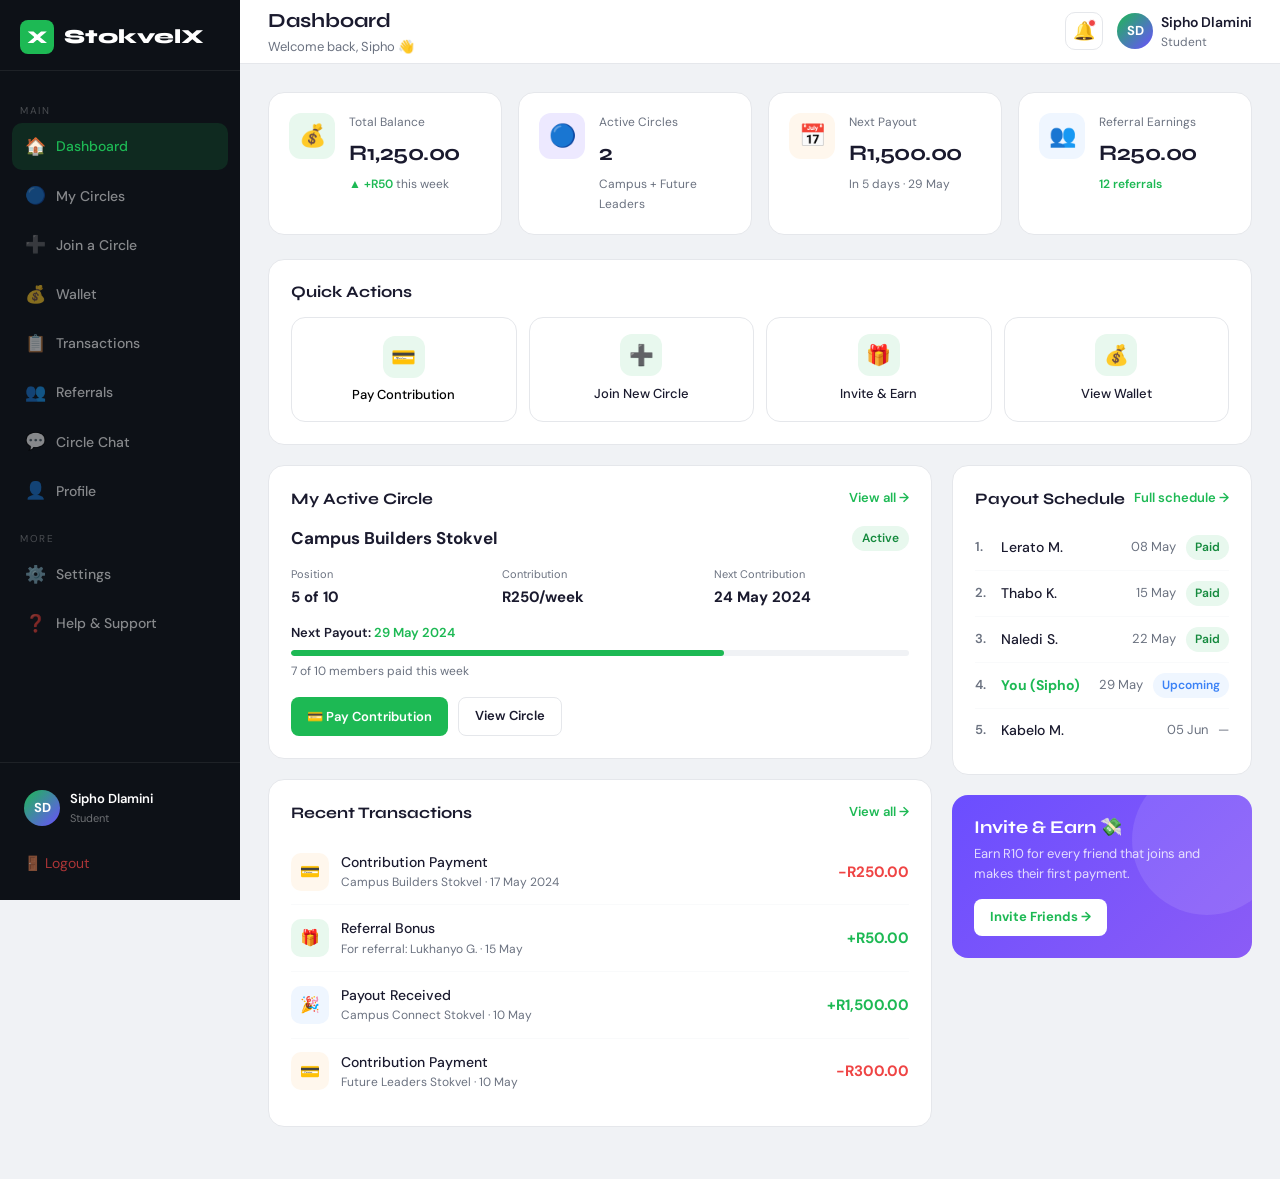
<file: pages/dashboard.html>
<!DOCTYPE html>
<html lang="en">
<head>
<meta charset="UTF-8"><meta name="viewport" content="width=device-width,initial-scale=1">
<title>Dashboard – StokvelX</title>
<link rel="stylesheet" href="../css/style.css">
</head>
<body>
<div class="app-wrap">
  <div id="sidebar-mount"></div>
  <div class="main">
    <!-- TOPBAR -->
    <div class="topbar">
      <div><div class="tb-title">Dashboard</div><div style="font-size:13px;color:var(--muted)">Welcome back, Sipho 👋</div></div>
      <div class="tb-right">
        <div class="notif-btn">🔔<div class="n-dot"></div></div>
        <div class="tb-user">
          <div class="u-av" style="width:36px;height:36px;border-radius:50%;background:linear-gradient(135deg,var(--green),var(--purple));display:flex;align-items:center;justify-content:center;color:#fff;font-weight:700;font-size:13px;">SD</div>
          <div><div class="nm">Sipho Dlamini</div><div class="rl">Student</div></div>
        </div>
      </div>
    </div>

    <div class="pg">
      <!-- STATS -->
      <div class="stats-row">
        <div class="stat-card">
          <div class="st-ico si-g">💰</div>
          <div><div class="st-lbl">Total Balance</div><div class="st-val">R1,250.00</div><div class="st-sub"><span class="st-grw">▲ +R50</span> this week</div></div>
        </div>
        <div class="stat-card">
          <div class="st-ico si-p">🔵</div>
          <div><div class="st-lbl">Active Circles</div><div class="st-val">2</div><div class="st-sub">Campus + Future Leaders</div></div>
        </div>
        <div class="stat-card">
          <div class="st-ico si-o">📅</div>
          <div><div class="st-lbl">Next Payout</div><div class="st-val">R1,500.00</div><div class="st-sub">In 5 days · 29 May</div></div>
        </div>
        <div class="stat-card">
          <div class="st-ico si-b">👥</div>
          <div><div class="st-lbl">Referral Earnings</div><div class="st-val">R250.00</div><div class="st-sub"><span class="st-grw">12 referrals</span></div></div>
        </div>
      </div>

      <!-- QUICK ACTIONS -->
      <div class="wcard" style="margin-bottom:20px">
        <div class="wcard-hd"><h3>Quick Actions</h3></div>
        <div style="display:grid;grid-template-columns:repeat(4,1fr);gap:12px">
          <button class="qa-item" data-pay="true"><div class="qa-ico">💳</div><div class="qa-lbl">Pay Contribution</div></button>
          <a href="join.html" class="qa-item" style="text-decoration:none"><div class="qa-ico">➕</div><div class="qa-lbl">Join New Circle</div></a>
          <a href="referrals.html" class="qa-item" style="text-decoration:none"><div class="qa-ico">🎁</div><div class="qa-lbl">Invite & Earn</div></a>
          <a href="wallet.html" class="qa-item" style="text-decoration:none"><div class="qa-ico">💰</div><div class="qa-lbl">View Wallet</div></a>
        </div>
      </div>

      <!-- MAIN GRID -->
      <div class="dash-grid">
        <!-- LEFT: Active Circle -->
        <div>
          <div class="wcard" style="margin-bottom:20px">
            <div class="wcard-hd">
              <h3>My Active Circle</h3>
              <a href="circles.html" class="view-all">View all →</a>
            </div>
            <div style="display:flex;align-items:center;justify-content:space-between;margin-bottom:14px">
              <div>
                <div style="font-size:17px;font-weight:700">Campus Builders Stokvel</div>
              </div>
              <span class="badge badge-green">Active</span>
            </div>
            <div class="ci-meta" style="grid-template-columns:repeat(3,1fr)">
              <div><div class="lbl">Position</div><div class="val">5 of 10</div></div>
              <div><div class="lbl">Contribution</div><div class="val">R250/week</div></div>
              <div><div class="lbl">Next Contribution</div><div class="val">24 May 2024</div></div>
            </div>
            <div style="margin-bottom:6px;font-size:13px;font-weight:600">Next Payout: <span style="color:var(--green)">29 May 2024</span></div>
            <div class="prog-bar"><div class="prog-fill" data-w="70%" style="width:70%"></div></div>
            <div class="prog-txt">7 of 10 members paid this week</div>
            <div style="display:flex;gap:10px">
              <button class="btn btn-primary btn-sm" data-pay="true">💳 Pay Contribution</button>
              <a href="circles.html" class="btn btn-outline btn-sm">View Circle</a>
            </div>
          </div>

          <!-- Recent Transactions -->
          <div class="wcard">
            <div class="wcard-hd"><h3>Recent Transactions</h3><a href="transactions.html" class="view-all">View all →</a></div>
            <ul class="tx-list">
              <li class="tx-item">
                <div class="tx-ico si-o">💳</div>
                <div style="flex:1"><div class="tx-nm">Contribution Payment</div><div class="tx-mt">Campus Builders Stokvel · 17 May 2024</div></div>
                <div class="tx-amt dr">-R250.00</div>
              </li>
              <li class="tx-item">
                <div class="tx-ico si-g">🎁</div>
                <div style="flex:1"><div class="tx-nm">Referral Bonus</div><div class="tx-mt">For referral: Lukhanyo G. · 15 May</div></div>
                <div class="tx-amt cr">+R50.00</div>
              </li>
              <li class="tx-item">
                <div class="tx-ico si-b">🎉</div>
                <div style="flex:1"><div class="tx-nm">Payout Received</div><div class="tx-mt">Campus Connect Stokvel · 10 May</div></div>
                <div class="tx-amt cr">+R1,500.00</div>
              </li>
              <li class="tx-item">
                <div class="tx-ico si-o">💳</div>
                <div style="flex:1"><div class="tx-nm">Contribution Payment</div><div class="tx-mt">Future Leaders Stokvel · 10 May</div></div>
                <div class="tx-amt dr">-R300.00</div>
              </li>
            </ul>
          </div>
        </div>

        <!-- RIGHT: Payout Schedule + Invite -->
        <div>
          <div class="wcard" style="margin-bottom:20px">
            <div class="wcard-hd"><h3>Payout Schedule</h3><a href="#" class="view-all">Full schedule →</a></div>
            <ul class="pay-list">
              <li class="pay-row"><span class="pr-n">1.</span><span class="pr-nm">Lerato M.</span><span class="pr-dt">08 May</span><span class="pr-st st-paid">Paid</span></li>
              <li class="pay-row"><span class="pr-n">2.</span><span class="pr-nm">Thabo K.</span><span class="pr-dt">15 May</span><span class="pr-st st-paid">Paid</span></li>
              <li class="pay-row"><span class="pr-n">3.</span><span class="pr-nm">Naledi S.</span><span class="pr-dt">22 May</span><span class="pr-st st-paid">Paid</span></li>
              <li class="pay-row"><span class="pr-n">4.</span><span class="pr-nm" style="font-weight:700;color:var(--green)">You (Sipho)</span><span class="pr-dt">29 May</span><span class="pr-st st-next">Upcoming</span></li>
              <li class="pay-row"><span class="pr-n">5.</span><span class="pr-nm">Kabelo M.</span><span class="pr-dt">05 Jun</span><span style="font-size:13px;color:var(--muted)">—</span></li>
            </ul>
          </div>

          <div class="invite-card">
            <h4>Invite & Earn 💸</h4>
            <p>Earn R10 for every friend that joins and makes their first payment.</p>
            <a href="referrals.html" class="btn btn-white btn-sm">Invite Friends →</a>
          </div>
        </div>
      </div>
    </div>
  </div>
</div>

<div id="mobnav-mount"></div>

<!-- PAY MODAL -->
<div class="modal-ov" id="payModal">
  <div class="modal">
    <div class="modal-hd"><h3>Pay Contribution</h3><button class="modal-cls">✕</button></div>
    <div style="background:var(--green-light);border-radius:12px;padding:16px;margin-bottom:20px;text-align:center">
      <div style="font-size:13px;color:var(--muted);margin-bottom:4px">Amount Due</div>
      <div style="font-family:'Syne',sans-serif;font-size:32px;font-weight:800;color:var(--green)">R250.00</div>
      <div style="font-size:12px;color:var(--muted)">Campus Builders Stokvel · Week 7</div>
    </div>
    <div class="fg"><label class="fl">Payment Method</label>
      <select class="fi">
        <option>Wallet Balance (R1,250 available)</option>
        <option>EFT / Bank Transfer</option>
        <option>Credit/Debit Card</option>
        <option>Instant EFT (Ozow)</option>
      </select>
    </div>
    <button class="btn btn-primary" style="width:100%;justify-content:center" onclick="closeModal('payModal');showToast('Payment successful! R250 paid. 🎉')">Confirm Payment</button>
  </div>
</div>

<div id="toast" class="toast"></div>
<script src="../js/api.js"></script>
<script src="../js/nav.js"></script>
<script src="../js/main.js"></script>
<script>
(async () => {
  const user = await requireAuth();
  if (!user) return;

  // Populate user name everywhere
  document.querySelectorAll('.nm').forEach(el => el.textContent = user.first_name + ' ' + user.last_name);
  document.querySelectorAll('.rl').forEach(el => el.textContent = user.role === 'admin' ? 'Admin' : 'Student');
  document.querySelectorAll('.u-av').forEach(el => el.textContent = user.first_name[0] + user.last_name[0]);
  const welcomeEl = document.querySelector('.tb-title + div');
  if (welcomeEl) welcomeEl.textContent = 'Welcome back, ' + user.first_name + ' 👋';

  // Update wallet balance stat card
  const balEls = document.querySelectorAll('.st-val');
  if (balEls[0]) balEls[0].textContent = formatRand(user.wallet_balance);

  // Load circles summary
  const circlesData = await api('circles/my-circles');
  if (circlesData.success && circlesData.circles.length > 0) {
    const activeCircles = circlesData.circles.filter(c => c.circle_status === 'active');
    if (balEls[1]) balEls[1].textContent = activeCircles.length;
    if (balEls[1]) {
      const names = activeCircles.map(c => c.name.split(' ')[0]).join(' + ');
      const sub = balEls[1].parentElement.querySelector('.st-sub');
      if (sub) sub.textContent = names || 'No active circles';
    }

    // Next upcoming payout
    const upcoming = circlesData.circles
      .filter(c => c.next_payout && c.next_payout.status === 'upcoming')
      .sort((a,b) => new Date(a.next_payout.payout_date) - new Date(b.next_payout.payout_date));
    if (upcoming.length > 0 && balEls[2]) {
      const p = upcoming[0].next_payout;
      balEls[2].textContent = formatRand(p.amount);
      const sub = balEls[2].parentElement.querySelector('.st-sub');
      if (sub) sub.textContent = formatDate(p.payout_date);
    }

    // Wire pay button: use the first circle that has a pending contribution
    const pending = activeCircles.find(c => c.my_contribution_status && c.my_contribution_status !== 'paid');
    if (pending) {
      document.querySelector('[data-pay]')?.addEventListener('click', async () => {
        const modal = document.getElementById('payModal');
        if (modal) {
          modal.querySelector('.modal').querySelector('[style*="font-size:32px"]').textContent = formatRand(pending.weekly_contribution);
          modal.querySelector('[style*="font-size:12px"]').textContent = pending.name + ' · Week ' + pending.current_week;
          // Store circle_id for the confirm button
          modal.dataset.circleId = pending.circle_id;
          openModal('payModal');
        }
      });
    }
  }

  // Referral earnings
  const refData = await api('referrals/stats');
  if (refData.success && balEls[3]) {
    balEls[3].textContent = formatRand(refData.total_earned);
    const sub = balEls[3].parentElement.querySelector('.st-sub');
    if (sub) sub.innerHTML = '<span class="st-grw">' + refData.paid + ' referrals</span>';
  }

  // Load recent transactions
  const txData = await api('transactions/list?limit=5');
  if (txData.success) {
    const list = document.querySelector('.tx-list');
    if (list && txData.transactions.length > 0) {
      list.innerHTML = txData.transactions.map(t => {
        const icon = t.type === 'credit' ? '📥' : '📤';
        const sign = t.type === 'credit' ? '+' : '-';
        const color = t.type === 'credit' ? 'var(--green)' : '#dc2626';
        return `<div class="tx-item">
          <div class="tx-ico">${icon}</div>
          <div class="tx-det"><div class="tx-name">${t.description}</div><div class="tx-meta">${formatDate(t.created_at)}</div></div>
          <div class="tx-amt" style="color:${color}">${sign}${formatRand(t.amount)}</div>
        </div>`;
      }).join('');
    }
  }

  // Pay confirm button inside modal
  document.querySelector('#payModal .btn-primary')?.addEventListener('click', async () => {
    const modal = document.getElementById('payModal');
    const circleId = modal?.dataset.circleId;
    const sel = modal?.querySelector('select');
    const methodMap = { 0: 'wallet', 1: 'eft', 2: 'card', 3: 'ozow' };
    const method = methodMap[sel?.selectedIndex] || 'wallet';
    if (!circleId) return;
    const res = await api('payments/pay', 'POST', { circle_id: parseInt(circleId), payment_method: method });
    closeModal('payModal');
    if (res.success) {
      showToast('Payment successful! ' + formatRand(res.amount_paid) + ' paid. 🎉');
      // Refresh balance
      const balEl = document.querySelectorAll('.st-val')[0];
      if (balEl) balEl.textContent = formatRand(res.wallet_balance);
    } else {
      showToast('Payment failed: ' + (res.message || 'Unknown error'), true);
    }
  });
})();
</script>
</body>
</html>
</file>
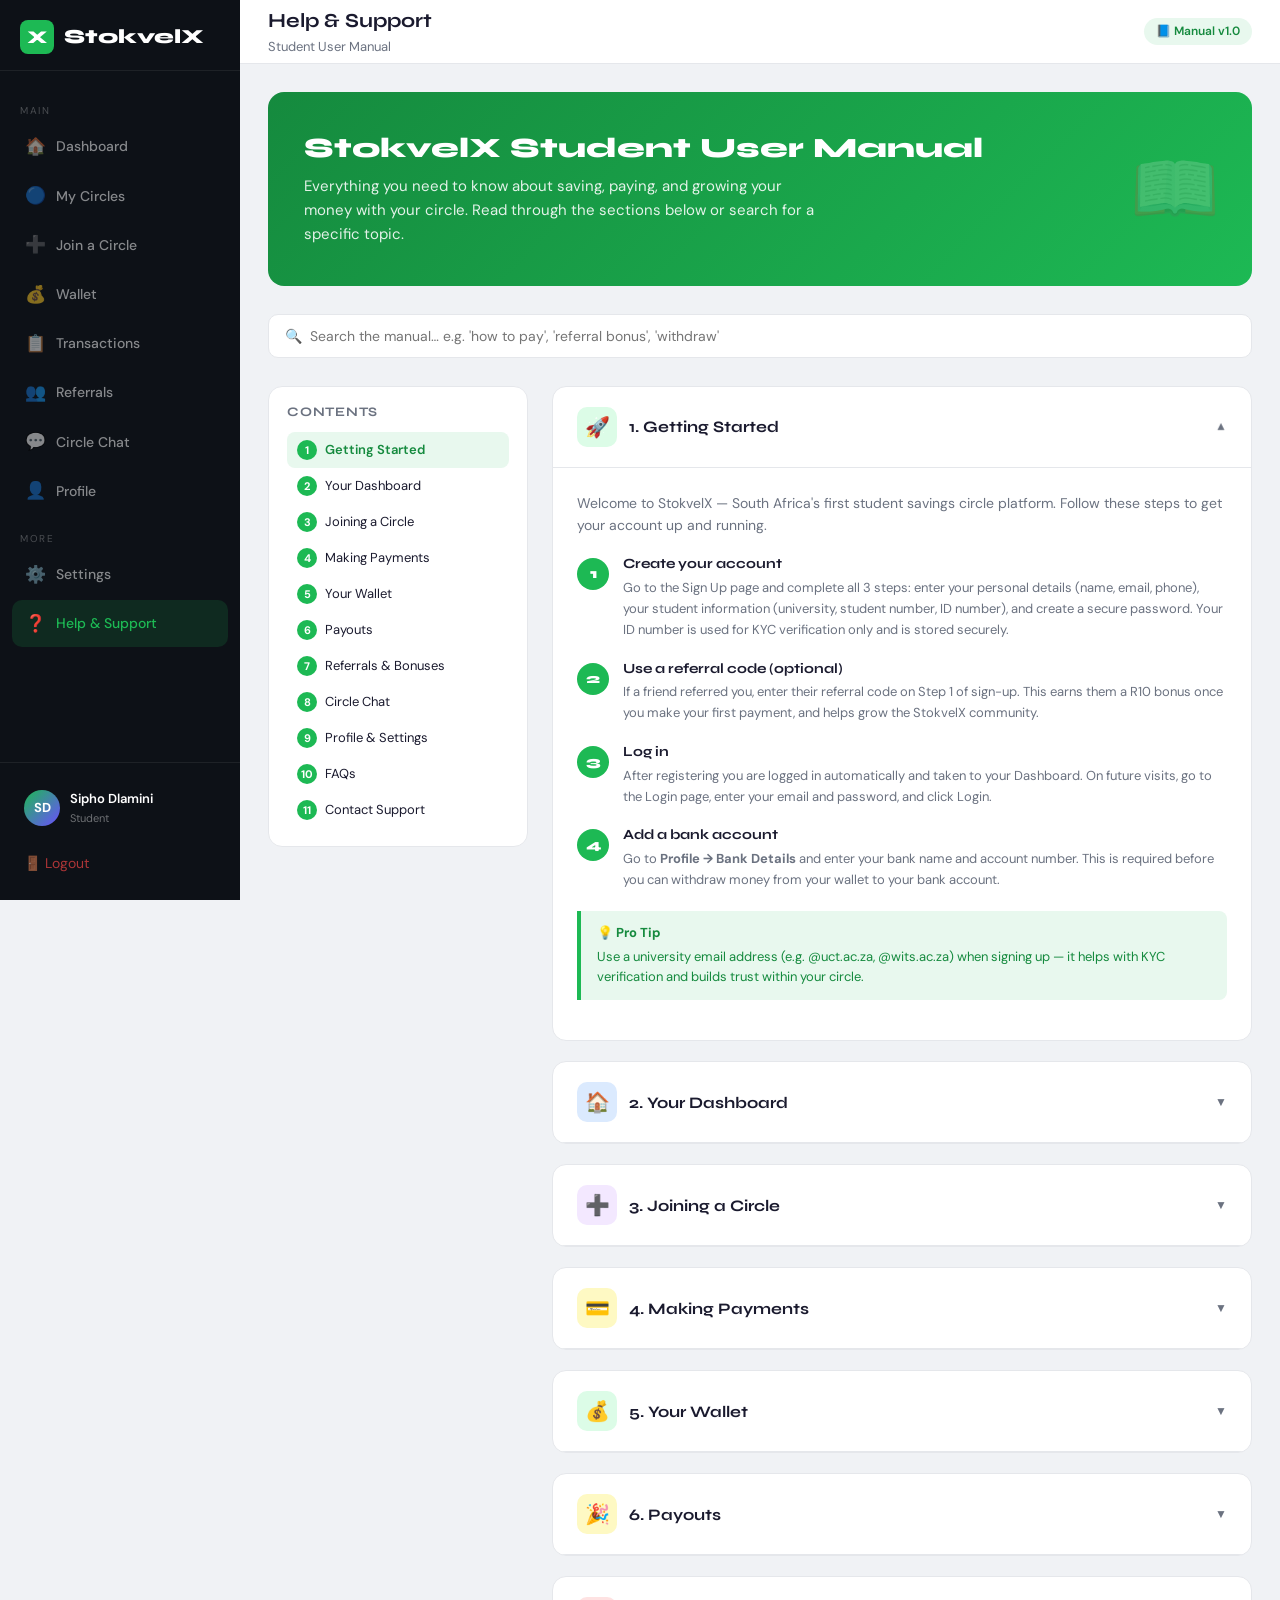
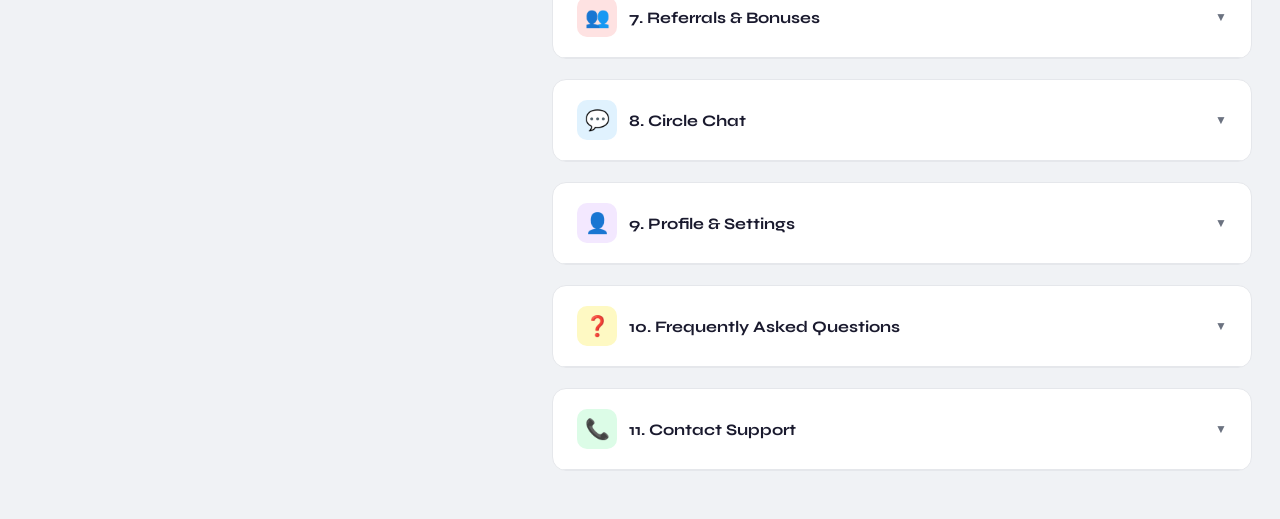
<file: pages/help.html>
<!DOCTYPE html>
<html lang="en">
<head>
<meta charset="UTF-8"><meta name="viewport" content="width=device-width,initial-scale=1">
<title>Help & Support – StokvelX</title>
<link rel="stylesheet" href="../css/style.css">
<style>
  .help-hero{background:linear-gradient(135deg,var(--green-dark) 0%,var(--green) 100%);border-radius:16px;padding:40px 36px;margin-bottom:28px;color:#fff;position:relative;overflow:hidden}
  .help-hero::after{content:'📖';position:absolute;right:32px;top:50%;transform:translateY(-50%);font-size:72px;opacity:.18}
  .help-hero h1{font-size:28px;font-weight:800;margin-bottom:8px;font-family:'Syne',sans-serif}
  .help-hero p{opacity:.88;font-size:15px;max-width:520px}
  .help-search{display:flex;gap:10px;margin-bottom:28px}
  .help-search input{flex:1;padding:12px 16px;border-radius:10px;border:1.5px solid var(--border);font-size:14px;font-family:inherit;outline:none;transition:.2s}
  .help-search input:focus{border-color:var(--green)}
  .help-grid{display:grid;grid-template-columns:260px 1fr;gap:24px;align-items:start}
  @media(max-width:700px){.help-grid{grid-template-columns:1fr}}
  .help-toc{background:#fff;border:1.5px solid var(--border);border-radius:14px;padding:18px;position:sticky;top:24px}
  .help-toc h3{font-size:13px;font-weight:700;color:var(--muted);text-transform:uppercase;letter-spacing:.06em;margin-bottom:12px}
  .toc-item{display:block;padding:8px 10px;border-radius:8px;font-size:13px;color:var(--text);text-decoration:none;cursor:pointer;transition:.15s;border:none;background:none;width:100%;text-align:left}
  .toc-item:hover{background:var(--green-light);color:var(--green-dark)}
  .toc-item.active{background:var(--green-light);color:var(--green-dark);font-weight:600}
  .toc-num{display:inline-block;width:20px;height:20px;background:var(--green);color:#fff;border-radius:50%;font-size:11px;font-weight:700;text-align:center;line-height:20px;margin-right:8px;flex-shrink:0}
  .help-content{}
  .help-section{background:#fff;border:1.5px solid var(--border);border-radius:14px;margin-bottom:20px;overflow:hidden}
  .help-section-hd{padding:20px 24px;border-bottom:1.5px solid var(--border);display:flex;align-items:center;gap:12px;cursor:pointer;user-select:none}
  .help-section-hd .s-ico{width:40px;height:40px;border-radius:10px;display:flex;align-items:center;justify-content:center;font-size:20px;flex-shrink:0}
  .help-section-hd h2{font-size:16px;font-weight:700;font-family:'Syne',sans-serif;margin:0;flex:1}
  .help-section-hd .chev{margin-left:auto;font-size:12px;color:var(--muted);transition:.2s}
  .help-section-hd.open .chev{transform:rotate(180deg)}
  .help-section-body{padding:24px;display:none}
  .help-section-body.open{display:block}
  .help-step{display:flex;gap:14px;margin-bottom:20px;align-items:flex-start}
  .help-step:last-child{margin-bottom:0}
  .step-num{width:32px;height:32px;border-radius:50%;background:var(--green);color:#fff;font-weight:800;font-size:14px;display:flex;align-items:center;justify-content:center;flex-shrink:0;margin-top:2px}
  .step-content h4{font-size:14px;font-weight:700;margin-bottom:5px}
  .step-content p{font-size:13px;color:var(--muted);line-height:1.6;margin:0}
  .help-tip{background:var(--green-light);border-left:4px solid var(--green);border-radius:0 8px 8px 0;padding:12px 16px;margin:16px 0;font-size:13px;color:var(--green-dark)}
  .help-tip strong{display:block;margin-bottom:3px}
  .help-warn{background:#fff7ed;border-left:4px solid var(--orange);border-radius:0 8px 8px 0;padding:12px 16px;margin:16px 0;font-size:13px;color:#92400e}
  .help-warn strong{display:block;margin-bottom:3px}
  .help-info{background:#eff6ff;border-left:4px solid #3b82f6;border-radius:0 8px 8px 0;padding:12px 16px;margin:16px 0;font-size:13px;color:#1e3a8a}
  .help-info strong{display:block;margin-bottom:3px}
  .faq-item{border-bottom:1px solid var(--border);padding:16px 0}
  .faq-item:last-child{border-bottom:none}
  .faq-q{font-weight:600;font-size:14px;cursor:pointer;display:flex;justify-content:space-between;align-items:center;gap:12px}
  .faq-q .faq-chev{color:var(--muted);transition:.2s;flex-shrink:0}
  .faq-q.open .faq-chev{transform:rotate(180deg);color:var(--green)}
  .faq-a{font-size:13px;color:var(--muted);line-height:1.7;padding-top:10px;display:none}
  .faq-a.open{display:block}
  .shortcut-grid{display:grid;grid-template-columns:1fr 1fr;gap:12px}
  @media(max-width:500px){.shortcut-grid{grid-template-columns:1fr}}
  .shortcut-card{background:var(--surface);border:1.5px solid var(--border);border-radius:10px;padding:14px;display:flex;gap:10px;align-items:flex-start}
  .shortcut-card .sc-ico{font-size:24px}
  .shortcut-card h4{font-size:13px;font-weight:700;margin-bottom:3px}
  .shortcut-card p{font-size:12px;color:var(--muted);margin:0;line-height:1.5}
  .contact-grid{display:grid;grid-template-columns:1fr 1fr 1fr;gap:12px}
  @media(max-width:600px){.contact-grid{grid-template-columns:1fr}}
  .contact-card{background:var(--surface);border:1.5px solid var(--border);border-radius:12px;padding:18px;text-align:center}
  .contact-card .cc-ico{font-size:28px;margin-bottom:8px}
  .contact-card h4{font-size:13px;font-weight:700;margin-bottom:4px}
  .contact-card p{font-size:12px;color:var(--muted);margin:0}
  .version-badge{display:inline-flex;align-items:center;gap:6px;background:var(--green-light);color:var(--green-dark);border-radius:20px;padding:4px 12px;font-size:12px;font-weight:600}
</style>
</head>
<body>
<div class="app-wrap">
  <div id="sidebar-mount"></div>
  <div class="main">
    <div class="topbar">
      <div>
        <div class="tb-title">Help &amp; Support</div>
        <div style="font-size:13px;color:var(--muted)">Student User Manual</div>
      </div>
      <div class="tb-right">
        <span class="version-badge">📘 Manual v1.0</span>
      </div>
    </div>

    <div class="pg">

      <!-- Hero -->
      <div class="help-hero">
        <h1>StokvelX Student User Manual</h1>
        <p>Everything you need to know about saving, paying, and growing your money with your circle. Read through the sections below or search for a specific topic.</p>
      </div>

      <!-- Search -->
      <div class="help-search">
        <input type="text" id="helpSearch" placeholder="🔍  Search the manual… e.g. 'how to pay', 'referral bonus', 'withdraw'">
      </div>

      <div class="help-grid">

        <!-- Table of Contents -->
        <div class="help-toc" id="helpToc">
          <h3>Contents</h3>
          <button class="toc-item active" onclick="scrollToSection('s1')"><span class="toc-num">1</span>Getting Started</button>
          <button class="toc-item" onclick="scrollToSection('s2')"><span class="toc-num">2</span>Your Dashboard</button>
          <button class="toc-item" onclick="scrollToSection('s3')"><span class="toc-num">3</span>Joining a Circle</button>
          <button class="toc-item" onclick="scrollToSection('s4')"><span class="toc-num">4</span>Making Payments</button>
          <button class="toc-item" onclick="scrollToSection('s5')"><span class="toc-num">5</span>Your Wallet</button>
          <button class="toc-item" onclick="scrollToSection('s6')"><span class="toc-num">6</span>Payouts</button>
          <button class="toc-item" onclick="scrollToSection('s7')"><span class="toc-num">7</span>Referrals &amp; Bonuses</button>
          <button class="toc-item" onclick="scrollToSection('s8')"><span class="toc-num">8</span>Circle Chat</button>
          <button class="toc-item" onclick="scrollToSection('s9')"><span class="toc-num">9</span>Profile &amp; Settings</button>
          <button class="toc-item" onclick="scrollToSection('s10')"><span class="toc-num">10</span>FAQs</button>
          <button class="toc-item" onclick="scrollToSection('s11')"><span class="toc-num">11</span>Contact Support</button>
        </div>

        <!-- Manual Content -->
        <div class="help-content" id="helpContent">

          <!-- Section 1: Getting Started -->
          <div class="help-section" id="s1">
            <div class="help-section-hd open" onclick="toggleSection(this)">
              <div class="s-ico" style="background:#dcfce7">🚀</div>
              <h2>1. Getting Started</h2>
              <span class="chev">▼</span>
            </div>
            <div class="help-section-body open">
              <p style="font-size:14px;color:var(--muted);margin-bottom:20px">Welcome to StokvelX — South Africa's first student savings circle platform. Follow these steps to get your account up and running.</p>

              <div class="help-step">
                <div class="step-num">1</div>
                <div class="step-content">
                  <h4>Create your account</h4>
                  <p>Go to the Sign Up page and complete all 3 steps: enter your personal details (name, email, phone), your student information (university, student number, ID number), and create a secure password. Your ID number is used for KYC verification only and is stored securely.</p>
                </div>
              </div>
              <div class="help-step">
                <div class="step-num">2</div>
                <div class="step-content">
                  <h4>Use a referral code (optional)</h4>
                  <p>If a friend referred you, enter their referral code on Step 1 of sign-up. This earns them a R10 bonus once you make your first payment, and helps grow the StokvelX community.</p>
                </div>
              </div>
              <div class="help-step">
                <div class="step-num">3</div>
                <div class="step-content">
                  <h4>Log in</h4>
                  <p>After registering you are logged in automatically and taken to your Dashboard. On future visits, go to the Login page, enter your email and password, and click Login.</p>
                </div>
              </div>
              <div class="help-step">
                <div class="step-num">4</div>
                <div class="step-content">
                  <h4>Add a bank account</h4>
                  <p>Go to <strong>Profile → Bank Details</strong> and enter your bank name and account number. This is required before you can withdraw money from your wallet to your bank account.</p>
                </div>
              </div>
              <div class="help-tip">
                <strong>💡 Pro Tip</strong>
                Use a university email address (e.g. @uct.ac.za, @wits.ac.za) when signing up — it helps with KYC verification and builds trust within your circle.
              </div>
            </div>
          </div>

          <!-- Section 2: Dashboard -->
          <div class="help-section" id="s2">
            <div class="help-section-hd" onclick="toggleSection(this)">
              <div class="s-ico" style="background:#dbeafe">🏠</div>
              <h2>2. Your Dashboard</h2>
              <span class="chev">▼</span>
            </div>
            <div class="help-section-body">
              <p style="font-size:14px;color:var(--muted);margin-bottom:20px">Your Dashboard is the first page you see after logging in. It gives you a real-time snapshot of your finances.</p>

              <div class="shortcut-grid" style="margin-bottom:20px">
                <div class="shortcut-card">
                  <div class="sc-ico">💰</div>
                  <div><h4>Wallet Balance</h4><p>Your current available balance. Money you've deposited, received as payouts, or earned from referrals.</p></div>
                </div>
                <div class="shortcut-card">
                  <div class="sc-ico">🔵</div>
                  <div><h4>Active Circles</h4><p>How many savings circles you currently belong to. Tap to go to My Circles.</p></div>
                </div>
                <div class="shortcut-card">
                  <div class="sc-ico">🎉</div>
                  <div><h4>Next Payout</h4><p>The amount and date of your next scheduled payout across all your circles.</p></div>
                </div>
                <div class="shortcut-card">
                  <div class="sc-ico">👥</div>
                  <div><h4>Referral Earnings</h4><p>Total bonus money earned from friends who joined StokvelX using your code.</p></div>
                </div>
              </div>

              <div class="help-step">
                <div class="step-num">→</div>
                <div class="step-content">
                  <h4>Recent Transactions</h4>
                  <p>The bottom of your Dashboard shows your 5 most recent wallet transactions. Click <strong>View All</strong> or go to <strong>Transactions</strong> in the sidebar for the full history.</p>
                </div>
              </div>
              <div class="help-step">
                <div class="step-num">→</div>
                <div class="step-content">
                  <h4>Quick Pay button</h4>
                  <p>If you have a pending contribution due, a <strong>Pay Now</strong> button appears on the Dashboard. Tapping it opens the payment modal for your next unpaid contribution.</p>
                </div>
              </div>
            </div>
          </div>

          <!-- Section 3: Joining a Circle -->
          <div class="help-section" id="s3">
            <div class="help-section-hd" onclick="toggleSection(this)">
              <div class="s-ico" style="background:#f3e8ff">➕</div>
              <h2>3. Joining a Circle</h2>
              <span class="chev">▼</span>
            </div>
            <div class="help-section-body">
              <p style="font-size:14px;color:var(--muted);margin-bottom:20px">A <strong>savings circle</strong> (stokvel) is a group of people who each contribute a fixed amount every week. One member receives the full pot each week, rotating through all positions.</p>

              <div class="help-step">
                <div class="step-num">1</div>
                <div class="step-content">
                  <h4>Browse available circles</h4>
                  <p>Click <strong>Join a Circle</strong> in the sidebar. You'll see all open circles with details: weekly contribution amount, number of members, spots available, net payout, and duration.</p>
                </div>
              </div>
              <div class="help-step">
                <div class="step-num">2</div>
                <div class="step-content">
                  <h4>Filter by type</h4>
                  <p>Use the filter tabs to narrow circles by type: <strong>Standard</strong> (classic rotating), <strong>Premium</strong> (fast-payout with priority positions), or <strong>Investment</strong> (longer cycle, higher returns).</p>
                </div>
              </div>
              <div class="help-step">
                <div class="step-num">3</div>
                <div class="step-content">
                  <h4>Click "Join Circle"</h4>
                  <p>Once you've chosen a circle, click <strong>Join Circle</strong>. You'll be added at the next available position. A pending contribution is created immediately — pay it to confirm your spot.</p>
                </div>
              </div>
              <div class="help-step">
                <div class="step-num">4</div>
                <div class="step-content">
                  <h4>Pay your first contribution</h4>
                  <p>Go to <strong>My Circles</strong> and click the <strong>Pay Contribution</strong> button. Choose wallet, EFT, card, or Ozow as your payment method.</p>
                </div>
              </div>

              <div class="help-warn">
                <strong>⚠️ Important</strong>
                You cannot join a circle that is already full (all positions taken). Check the "Spots Left" indicator before attempting to join.
              </div>

              <h3 style="font-size:14px;font-weight:700;margin:20px 0 12px">Circle Types Explained</h3>
              <table style="width:100%;border-collapse:collapse;font-size:13px">
                <thead>
                  <tr style="background:var(--surface)">
                    <th style="padding:10px 12px;text-align:left;border:1px solid var(--border)">Type</th>
                    <th style="padding:10px 12px;text-align:left;border:1px solid var(--border)">Weekly</th>
                    <th style="padding:10px 12px;text-align:left;border:1px solid var(--border)">Duration</th>
                    <th style="padding:10px 12px;text-align:left;border:1px solid var(--border)">Best For</th>
                  </tr>
                </thead>
                <tbody>
                  <tr>
                    <td style="padding:10px 12px;border:1px solid var(--border)"><span style="background:#f3f4f6;padding:2px 8px;border-radius:6px;font-weight:600">Standard</span></td>
                    <td style="padding:10px 12px;border:1px solid var(--border)">R150 – R300</td>
                    <td style="padding:10px 12px;border:1px solid var(--border)">8–10 weeks</td>
                    <td style="padding:10px 12px;border:1px solid var(--border)">First-time savers</td>
                  </tr>
                  <tr style="background:var(--surface)">
                    <td style="padding:10px 12px;border:1px solid var(--border)"><span style="background:#f3e8ff;color:#7c3aed;padding:2px 8px;border-radius:6px;font-weight:600">Premium</span></td>
                    <td style="padding:10px 12px;border:1px solid var(--border)">R400+</td>
                    <td style="padding:10px 12px;border:1px solid var(--border)">10 weeks</td>
                    <td style="padding:10px 12px;border:1px solid var(--border)">Priority payout</td>
                  </tr>
                  <tr>
                    <td style="padding:10px 12px;border:1px solid var(--border)"><span style="background:#dcfce7;color:#059669;padding:2px 8px;border-radius:6px;font-weight:600">Investment</span></td>
                    <td style="padding:10px 12px;border:1px solid var(--border)">R500+</td>
                    <td style="padding:10px 12px;border:1px solid var(--border)">24 weeks</td>
                    <td style="padding:10px 12px;border:1px solid var(--border)">Long-term goals</td>
                  </tr>
                </tbody>
              </table>
            </div>
          </div>

          <!-- Section 4: Making Payments -->
          <div class="help-section" id="s4">
            <div class="help-section-hd" onclick="toggleSection(this)">
              <div class="s-ico" style="background:#fef9c3">💳</div>
              <h2>4. Making Payments</h2>
              <span class="chev">▼</span>
            </div>
            <div class="help-section-body">
              <p style="font-size:14px;color:var(--muted);margin-bottom:20px">Contributions must be paid every week by the due date. You can see your due dates on the <strong>My Circles</strong> page and on your Dashboard.</p>

              <div class="help-step">
                <div class="step-num">1</div>
                <div class="step-content">
                  <h4>Go to My Circles</h4>
                  <p>Click <strong>My Circles</strong> in the sidebar. Each circle shows your current week, due date, and whether your contribution is <span style="background:#dcfce7;color:#16a34a;padding:1px 8px;border-radius:20px;font-size:12px;font-weight:600">Paid</span>, <span style="background:#fef9c3;color:#b45309;padding:1px 8px;border-radius:20px;font-size:12px;font-weight:600">Pending</span>, or <span style="background:#fee2e2;color:#dc2626;padding:1px 8px;border-radius:20px;font-size:12px;font-weight:600">Late</span>.</p>
                </div>
              </div>
              <div class="help-step">
                <div class="step-num">2</div>
                <div class="step-content">
                  <h4>Click "Pay Contribution"</h4>
                  <p>Click the green <strong>Pay Contribution</strong> button on the circle card. The payment modal will show the amount due for the current week.</p>
                </div>
              </div>
              <div class="help-step">
                <div class="step-num">3</div>
                <div class="step-content">
                  <h4>Choose your payment method</h4>
                  <p>Select one of four options: <strong>Wallet</strong> (instant, deducted from your balance), <strong>EFT</strong> (bank transfer, 1–2 days), <strong>Card</strong> (debit/credit), or <strong>Ozow</strong> (instant EFT).</p>
                </div>
              </div>
              <div class="help-step">
                <div class="step-num">4</div>
                <div class="step-content">
                  <h4>Confirm payment</h4>
                  <p>After confirming, your contribution status updates to <span style="background:#dcfce7;color:#16a34a;padding:1px 8px;border-radius:20px;font-size:12px;font-weight:600">Paid</span> instantly. The transaction also appears in your wallet history.</p>
                </div>
              </div>

              <div class="help-tip">
                <strong>💡 Wallet Payments are Fastest</strong>
                Paying from your StokvelX wallet updates your status immediately. Top up your wallet in advance so you can pay with one click every week.
              </div>
              <div class="help-warn">
                <strong>⚠️ Late Payments</strong>
                If you miss a payment deadline, your status changes to <strong>Late</strong>. You can still pay after the deadline, but late contributions may affect your standing in future circles. Pay on time to maintain a good reputation.
              </div>
            </div>
          </div>

          <!-- Section 5: Wallet -->
          <div class="help-section" id="s5">
            <div class="help-section-hd" onclick="toggleSection(this)">
              <div class="s-ico" style="background:#dcfce7">💰</div>
              <h2>5. Your Wallet</h2>
              <span class="chev">▼</span>
            </div>
            <div class="help-section-body">
              <p style="font-size:14px;color:var(--muted);margin-bottom:20px">Your StokvelX wallet is your central money hub. It holds your balance, receives payouts and referral bonuses, and lets you pay contributions instantly.</p>

              <h3 style="font-size:14px;font-weight:700;margin-bottom:14px">Adding Money to Your Wallet</h3>
              <div class="help-step">
                <div class="step-num">1</div>
                <div class="step-content">
                  <h4>Click "Add Money" on the Wallet page</h4>
                  <p>Navigate to <strong>Wallet</strong> in the sidebar. Click the <strong>Add Money</strong> button.</p>
                </div>
              </div>
              <div class="help-step">
                <div class="step-num">2</div>
                <div class="step-content">
                  <h4>Enter the amount</h4>
                  <p>Type the amount you want to add. Minimum top-up is <strong>R10</strong>, maximum is <strong>R50,000</strong> per transaction.</p>
                </div>
              </div>
              <div class="help-step">
                <div class="step-num">3</div>
                <div class="step-content">
                  <h4>Choose your method and confirm</h4>
                  <p>Select EFT, Card, or Ozow. Confirm and the funds will reflect in your wallet balance.</p>
                </div>
              </div>

              <h3 style="font-size:14px;font-weight:700;margin:20px 0 14px">Withdrawing Money</h3>
              <div class="help-step">
                <div class="step-num">1</div>
                <div class="step-content">
                  <h4>Add a bank account first</h4>
                  <p>Go to <strong>Profile</strong> and fill in your bank name and account number. You cannot withdraw without a saved bank account.</p>
                </div>
              </div>
              <div class="help-step">
                <div class="step-num">2</div>
                <div class="step-content">
                  <h4>Click "Withdraw" on the Wallet page</h4>
                  <p>Enter the amount (minimum R50). Your funds will be sent to your saved bank account within <strong>1–2 business days</strong>.</p>
                </div>
              </div>

              <div class="help-info">
                <strong>ℹ️ What goes into your wallet automatically?</strong>
                When you receive a circle payout, the money lands directly in your StokvelX wallet. Referral bonuses are also credited automatically. You can leave the money in your wallet to pay future contributions, or withdraw it to your bank.
              </div>
            </div>
          </div>

          <!-- Section 6: Payouts -->
          <div class="help-section" id="s6">
            <div class="help-section-hd" onclick="toggleSection(this)">
              <div class="s-ico" style="background:#fef9c3">🎉</div>
              <h2>6. Payouts</h2>
              <span class="chev">▼</span>
            </div>
            <div class="help-section-body">
              <p style="font-size:14px;color:var(--muted);margin-bottom:20px">A payout is when the full week's contributions from all circle members are given to one member. Every member gets one payout during the cycle.</p>

              <div class="help-step">
                <div class="step-num">→</div>
                <div class="step-content">
                  <h4>How payout amounts are calculated</h4>
                  <p>Net Payout = (<strong>Weekly Contribution</strong> − <strong>Admin Fee</strong>) × <strong>Max Members</strong><br>
                  Example: (R250 − R10) × 10 members = <strong>R2,400</strong></p>
                </div>
              </div>
              <div class="help-step">
                <div class="step-num">→</div>
                <div class="step-content">
                  <h4>Your payout position</h4>
                  <p>Positions are assigned when you join. You can see your position on the <strong>My Circles</strong> page (e.g. "Position 4 of 10"). Position 4 means you receive the payout in week 4 of the cycle.</p>
                </div>
              </div>
              <div class="help-step">
                <div class="step-num">→</div>
                <div class="step-content">
                  <h4>Payout statuses</h4>
                  <p>
                    <span style="background:#dcfce7;color:#16a34a;padding:1px 8px;border-radius:20px;font-size:12px;font-weight:600">Paid</span> — You've received this payout already.<br><br>
                    <span style="background:#dbeafe;color:#1e40af;padding:1px 8px;border-radius:20px;font-size:12px;font-weight:600">Upcoming</span> — Your payout is the next one scheduled (within 1–2 weeks).<br><br>
                    <span style="background:#f3f4f6;color:#6b7280;padding:1px 8px;border-radius:20px;font-size:12px;font-weight:600">Pending</span> — Scheduled for a future week, not yet imminent.
                  </p>
                </div>
              </div>
              <div class="help-step">
                <div class="step-num">→</div>
                <div class="step-content">
                  <h4>Where does payout money go?</h4>
                  <p>Payout funds are credited directly to your <strong>StokvelX wallet</strong>. You'll see a "Payout received" entry in your transaction history. You can then withdraw to your bank account at any time.</p>
                </div>
              </div>

              <div class="help-tip">
                <strong>💡 Stay Paid Up to Keep Your Payout Date</strong>
                Your payout date is guaranteed as long as all members stay up to date. Encourage your circle members to pay on time so the rotation runs smoothly.
              </div>
            </div>
          </div>

          <!-- Section 7: Referrals -->
          <div class="help-section" id="s7">
            <div class="help-section-hd" onclick="toggleSection(this)">
              <div class="s-ico" style="background:#fee2e2">👥</div>
              <h2>7. Referrals &amp; Bonuses</h2>
              <span class="chev">▼</span>
            </div>
            <div class="help-section-body">
              <p style="font-size:14px;color:var(--muted);margin-bottom:20px">Earn extra money by inviting your friends and classmates to join StokvelX. Every successful referral puts cash in your wallet.</p>

              <div class="help-step">
                <div class="step-num">1</div>
                <div class="step-content">
                  <h4>Find your referral code</h4>
                  <p>Go to <strong>Referrals</strong> in the sidebar. Your unique referral code is displayed at the top (e.g. <code style="background:#f3f4f6;padding:2px 6px;border-radius:4px;font-family:monospace">SIPHO10</code>).</p>
                </div>
              </div>
              <div class="help-step">
                <div class="step-num">2</div>
                <div class="step-content">
                  <h4>Share your link</h4>
                  <p>Click <strong>Copy Referral Link</strong> to get your personal sign-up link. Share it via WhatsApp, Instagram, email, or anywhere your classmates will see it.</p>
                </div>
              </div>
              <div class="help-step">
                <div class="step-num">3</div>
                <div class="step-content">
                  <h4>Your friend signs up and joins a circle</h4>
                  <p>Your friend registers using your code. Their status shows as <strong>Pending</strong> in your referrals list until they make their first contribution payment.</p>
                </div>
              </div>
              <div class="help-step">
                <div class="step-num">4</div>
                <div class="step-content">
                  <h4>Earn R10 per paid referral</h4>
                  <p>Once your friend makes their <strong>first ever contribution</strong>, you automatically earn <strong>R10</strong> credited to your wallet. No action needed — it's instant.</p>
                </div>
              </div>

              <div class="help-tip">
                <strong>🏆 Milestone Bonus — R50 for 10 Referrals!</strong>
                Once 10 of your referred friends have made their first contribution, you receive a one-off <strong>R50 milestone bonus</strong> on top of your regular referral earnings. That's R150 total for 10 referrals.
              </div>

              <h3 style="font-size:14px;font-weight:700;margin:20px 0 10px">Referral Earnings Summary</h3>
              <table style="width:100%;border-collapse:collapse;font-size:13px">
                <thead><tr style="background:var(--surface)">
                  <th style="padding:10px;text-align:left;border:1px solid var(--border)">Milestone</th>
                  <th style="padding:10px;text-align:left;border:1px solid var(--border)">Bonus</th>
                </tr></thead>
                <tbody>
                  <tr><td style="padding:10px;border:1px solid var(--border)">Each paid referral</td><td style="padding:10px;border:1px solid var(--border);color:var(--green);font-weight:700">+R10</td></tr>
                  <tr style="background:var(--surface)"><td style="padding:10px;border:1px solid var(--border)">10 paid referrals milestone</td><td style="padding:10px;border:1px solid var(--border);color:var(--green);font-weight:700">+R50 (once)</td></tr>
                  <tr><td style="padding:10px;border:1px solid var(--border)">10 referrals total earnings</td><td style="padding:10px;border:1px solid var(--border);color:var(--green);font-weight:700">R150</td></tr>
                </tbody>
              </table>
            </div>
          </div>

          <!-- Section 8: Chat -->
          <div class="help-section" id="s8">
            <div class="help-section-hd" onclick="toggleSection(this)">
              <div class="s-ico" style="background:#e0f2fe">💬</div>
              <h2>8. Circle Chat</h2>
              <span class="chev">▼</span>
            </div>
            <div class="help-section-body">
              <p style="font-size:14px;color:var(--muted);margin-bottom:20px">Each circle has its own group chat where members can communicate, confirm payments, and support each other.</p>

              <div class="help-step">
                <div class="step-num">→</div>
                <div class="step-content">
                  <h4>Accessing chat</h4>
                  <p>Click <strong>Circle Chat</strong> in the sidebar. Your circles appear in the left panel — click any circle name to switch to that chat.</p>
                </div>
              </div>
              <div class="help-step">
                <div class="step-num">→</div>
                <div class="step-content">
                  <h4>Sending messages</h4>
                  <p>Type your message in the input box at the bottom and press <strong>Enter</strong> or click the send button (➤). Messages are visible to all members of that circle only.</p>
                </div>
              </div>
              <div class="help-step">
                <div class="step-num">→</div>
                <div class="step-content">
                  <h4>New messages load automatically</h4>
                  <p>The chat polls for new messages every 5 seconds. You don't need to refresh the page to see new messages from your circle members.</p>
                </div>
              </div>
              <div class="help-warn">
                <strong>⚠️ Chat Etiquette</strong>
                Keep conversations respectful and relevant to your circle. Reminders about payment deadlines and payout confirmations are always welcome. Avoid sharing personal banking details in the chat.
              </div>
            </div>
          </div>

          <!-- Section 9: Profile & Settings -->
          <div class="help-section" id="s9">
            <div class="help-section-hd" onclick="toggleSection(this)">
              <div class="s-ico" style="background:#f3e8ff">👤</div>
              <h2>9. Profile &amp; Settings</h2>
              <span class="chev">▼</span>
            </div>
            <div class="help-section-body">
              <p style="font-size:14px;color:var(--muted);margin-bottom:20px">Keep your profile up to date so your circle members and the platform can identify you correctly.</p>

              <h3 style="font-size:14px;font-weight:700;margin-bottom:14px">Updating Your Profile</h3>
              <div class="help-step">
                <div class="step-num">1</div>
                <div class="step-content">
                  <h4>Go to Profile</h4>
                  <p>Click <strong>Profile</strong> in the sidebar. You'll see your current personal information and bank details.</p>
                </div>
              </div>
              <div class="help-step">
                <div class="step-num">2</div>
                <div class="step-content">
                  <h4>Edit your details</h4>
                  <p>You can update: First name, last name, phone number, university, and student number. Your email address cannot be changed after registration.</p>
                </div>
              </div>
              <div class="help-step">
                <div class="step-num">3</div>
                <div class="step-content">
                  <h4>Update bank details</h4>
                  <p>Enter your bank name and account number in the Bank Details section. This is required before you can withdraw money. Only one bank account can be saved at a time.</p>
                </div>
              </div>
              <div class="help-step">
                <div class="step-num">4</div>
                <div class="step-content">
                  <h4>Change your password</h4>
                  <p>Scroll to the Password section. Enter your current password, then your new password (minimum 6 characters). Click <strong>Save Changes</strong> to update.</p>
                </div>
              </div>
              <div class="help-tip">
                <strong>💡 Click "Save Changes" to apply updates</strong>
                Changes are not saved automatically. Always click the <strong>Save Changes</strong> button after editing your profile or bank details.
              </div>
            </div>
          </div>

          <!-- Section 10: FAQs -->
          <div class="help-section" id="s10">
            <div class="help-section-hd" onclick="toggleSection(this)">
              <div class="s-ico" style="background:#fef9c3">❓</div>
              <h2>10. Frequently Asked Questions</h2>
              <span class="chev">▼</span>
            </div>
            <div class="help-section-body">

              <div class="faq-item">
                <div class="faq-q" onclick="toggleFaq(this)">What happens if I can't pay my contribution on time? <span class="faq-chev">▼</span></div>
                <div class="faq-a">Your contribution status changes to <strong>Late</strong>. You can still pay after the deadline — the system will accept it. However, consistently late payments may affect your eligibility for future premium circles. Always communicate with your circle members via chat if you're having difficulties.</div>
              </div>

              <div class="faq-item">
                <div class="faq-q" onclick="toggleFaq(this)">Can I be in more than one circle at the same time? <span class="faq-chev">▼</span></div>
                <div class="faq-a">Yes! You can join multiple circles simultaneously. Each circle has its own contribution schedule and payout date. Your Dashboard shows a combined view of all your circles and upcoming obligations.</div>
              </div>

              <div class="faq-item">
                <div class="faq-q" onclick="toggleFaq(this)">How long does a wallet withdrawal take? <span class="faq-chev">▼</span></div>
                <div class="faq-a">Withdrawals are processed within <strong>1–2 business days</strong>. The funds are sent to the bank account you've saved in your Profile. Make sure your account details are correct before withdrawing.</div>
              </div>

              <div class="faq-item">
                <div class="faq-q" onclick="toggleFaq(this)">What is KYC verification and why do I need it? <span class="faq-chev">▼</span></div>
                <div class="faq-a"><strong>KYC</strong> stands for Know Your Customer. It's a regulatory requirement for financial platforms. Your ID number is used to verify your identity. Verified accounts have full access to all features including withdrawals. Unverified accounts may have limited access.</div>
              </div>

              <div class="faq-item">
                <div class="faq-q" onclick="toggleFaq(this)">Can I leave a circle once I've joined? <span class="faq-chev">▼</span></div>
                <div class="faq-a">Leaving a circle mid-cycle is not recommended as it disrupts other members' payout schedule. If you have an urgent need to leave, contact support. If you have already received your payout, you're expected to continue contributing until the cycle completes.</div>
              </div>

              <div class="faq-item">
                <div class="faq-q" onclick="toggleFaq(this)">Why is my referral showing as "Pending"? <span class="faq-chev">▼</span></div>
                <div class="faq-a">A referral stays <strong>Pending</strong> until your friend makes their <strong>first contribution payment</strong> in a circle. Simply signing up is not enough — they need to actually join a circle and pay their first weekly contribution. Once they do, your bonus of R10 is credited automatically.</div>
              </div>

              <div class="faq-item">
                <div class="faq-q" onclick="toggleFaq(this)">Is my money safe on StokvelX? <span class="faq-chev">▼</span></div>
                <div class="faq-a">All financial transactions are recorded and logged in full. Your wallet balance is stored securely in the database and every debit and credit is tracked. Payout amounts are calculated mathematically based on actual contributions received — there is no guesswork.</div>
              </div>

              <div class="faq-item">
                <div class="faq-q" onclick="toggleFaq(this)">I forgot my password. How do I reset it? <span class="faq-chev">▼</span></div>
                <div class="faq-a">Currently, password resets are handled by contacting support at <strong>support@stokvelx.co.za</strong>. If you're already logged in, go to <strong>Profile → Change Password</strong> to update your password at any time.</div>
              </div>

              <div class="faq-item">
                <div class="faq-q" onclick="toggleFaq(this)">What is the admin fee and who gets it? <span class="faq-chev">▼</span></div>
                <div class="faq-a">The admin fee (typically R10 per contribution) is deducted from each member's weekly contribution before the payout pot is calculated. It goes to StokvelX to cover platform operating costs, development, and support. The net payout you receive is after this fee has been deducted.</div>
              </div>

              <div class="faq-item">
                <div class="faq-q" onclick="toggleFaq(this)">Can I pay for multiple weeks at once? <span class="faq-chev">▼</span></div>
                <div class="faq-a">Currently the system processes one contribution per week per circle. You pay the current week's contribution and next week's will become due after the week advances. This keeps the circle rotation fair and transparent for all members.</div>
              </div>

            </div>
          </div>

          <!-- Section 11: Contact -->
          <div class="help-section" id="s11">
            <div class="help-section-hd" onclick="toggleSection(this)">
              <div class="s-ico" style="background:#dcfce7">📞</div>
              <h2>11. Contact Support</h2>
              <span class="chev">▼</span>
            </div>
            <div class="help-section-body">
              <p style="font-size:14px;color:var(--muted);margin-bottom:20px">Still stuck? Our support team is made up of fellow students who understand your situation. We're here to help.</p>

              <div class="contact-grid" style="margin-bottom:24px">
                <div class="contact-card">
                  <div class="cc-ico">📧</div>
                  <h4>Email Support</h4>
                  <p>support@stokvelx.co.za<br>Response within 24 hours</p>
                </div>
                <div class="contact-card">
                  <div class="cc-ico">💬</div>
                  <h4>WhatsApp</h4>
                  <p>+27 81 000 0000<br>Mon–Fri, 8am–6pm</p>
                </div>
                <div class="contact-card">
                  <div class="cc-ico">🐦</div>
                  <h4>Social Media</h4>
                  <p>@StokvelX on Twitter/X<br>DMs open to all users</p>
                </div>
              </div>

              <div class="help-info">
                <strong>ℹ️ Before contacting support, please:</strong>
                Check this manual first — most common questions are answered in the FAQ section above. When you do write to us, include your registered email address and a brief description of the issue so we can assist you faster.
              </div>

              <h3 style="font-size:14px;font-weight:700;margin:20px 0 12px">Report a Bug or Give Feedback</h3>
              <p style="font-size:13px;color:var(--muted);margin-bottom:16px">Found something broken or have a feature suggestion? We love hearing from students. Email us at <strong>feedback@stokvelx.co.za</strong> or DM us on WhatsApp.</p>

              <div style="background:var(--surface);border:1.5px solid var(--border);border-radius:12px;padding:20px;text-align:center">
                <div style="font-size:32px;margin-bottom:8px">🙌</div>
                <h3 style="font-family:'Syne',sans-serif;font-size:16px;margin-bottom:6px">Thank you for using StokvelX</h3>
                <p style="font-size:13px;color:var(--muted)">Built by students, for students. Keep saving, keep growing.</p>
              </div>
            </div>
          </div>

        </div><!-- end help-content -->
      </div><!-- end help-grid -->
    </div><!-- end pg -->
  </div><!-- end main -->
</div><!-- end app-wrap -->
<div id="mobnav-mount"></div>
<div id="toast" class="toast"></div>

<script src="../js/api.js"></script>
<script src="../js/nav.js"></script>
<script src="../js/main.js"></script>
<script>
// Auth guard
(async () => {
  const user = await requireAuth();
  if (!user) return;
  document.querySelectorAll('.nm').forEach(el => el.textContent = user.first_name + ' ' + user.last_name);
  document.querySelectorAll('.u-av').forEach(el => el.textContent = user.first_name[0] + user.last_name[0]);
})();

// Toggle section open/close
function toggleSection(hd) {
  hd.classList.toggle('open');
  const body = hd.nextElementSibling;
  body.classList.toggle('open');
  // Update TOC active state
  const sectionId = hd.closest('.help-section').id;
  document.querySelectorAll('.toc-item').forEach(t => t.classList.remove('active'));
  document.querySelector(`.toc-item[onclick*="${sectionId}"]`)?.classList.add('active');
}

// Scroll to a section and open it
function scrollToSection(id) {
  const section = document.getElementById(id);
  if (!section) return;
  const hd = section.querySelector('.help-section-hd');
  const body = section.querySelector('.help-section-body');
  if (!hd.classList.contains('open')) { hd.classList.add('open'); body.classList.add('open'); }
  section.scrollIntoView({ behavior: 'smooth', block: 'start' });
  document.querySelectorAll('.toc-item').forEach(t => t.classList.remove('active'));
  document.querySelector(`.toc-item[onclick*="${id}"]`)?.classList.add('active');
}

// FAQ toggle
function toggleFaq(el) {
  el.classList.toggle('open');
  el.nextElementSibling.classList.toggle('open');
}

// Search
document.getElementById('helpSearch').addEventListener('input', function() {
  const q = this.value.trim().toLowerCase();
  if (!q) {
    document.querySelectorAll('.help-section').forEach(s => s.style.display = '');
    return;
  }
  document.querySelectorAll('.help-section').forEach(s => {
    const text = s.textContent.toLowerCase();
    s.style.display = text.includes(q) ? '' : 'none';
    if (text.includes(q)) {
      // Auto-open matching sections
      const hd   = s.querySelector('.help-section-hd');
      const body = s.querySelector('.help-section-body');
      hd.classList.add('open');
      body.classList.add('open');
    }
  });
});
</script>
</body>
</html>
</file>
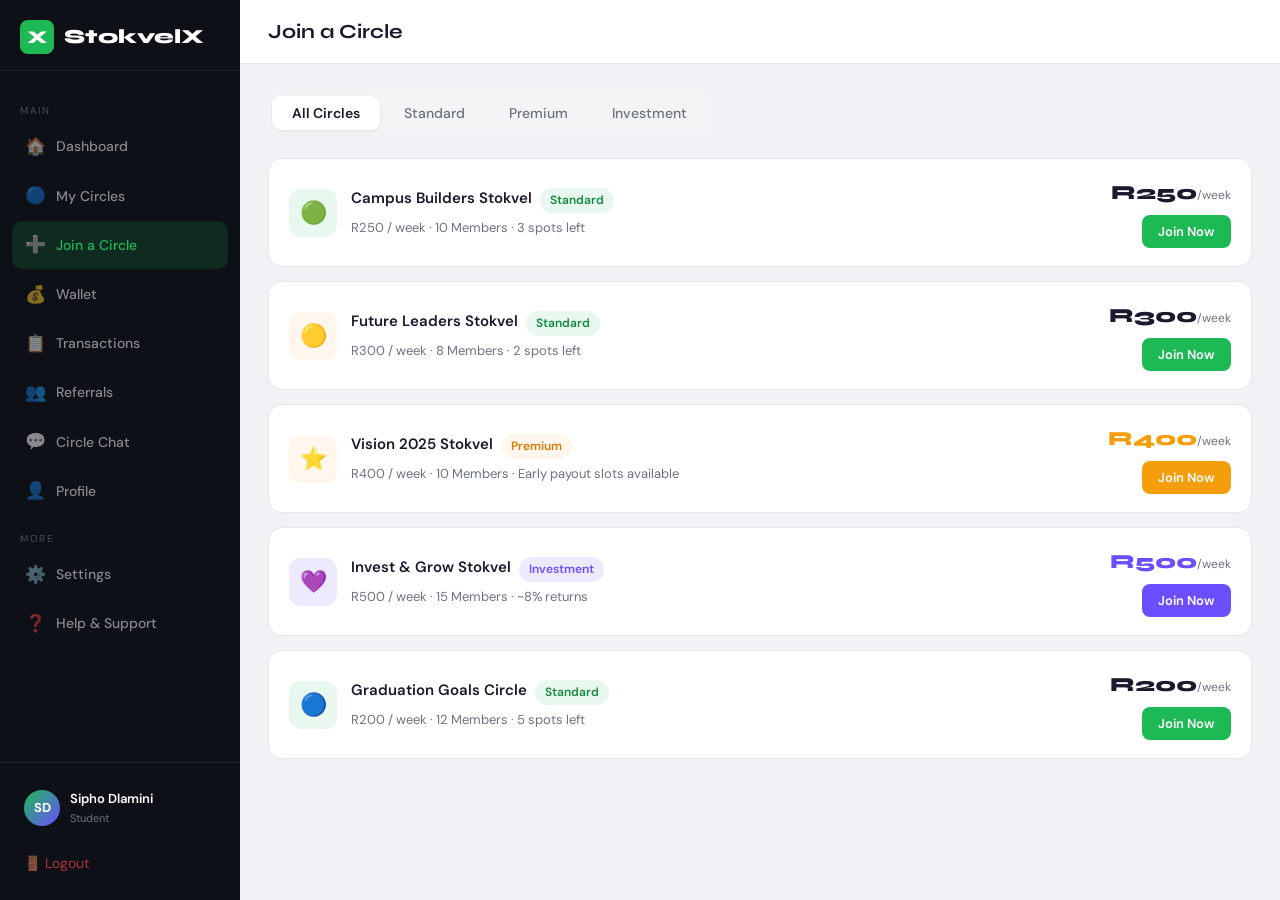
<file: pages/join.html>
<!DOCTYPE html>
<html lang="en">
<head>
<meta charset="UTF-8"><meta name="viewport" content="width=device-width,initial-scale=1">
<title>Join a Circle – StokvelX</title>
<link rel="stylesheet" href="../css/style.css">
</head>
<body>
<div class="app-wrap">
  <div id="sidebar-mount"></div>
  <div class="main">
    <div class="topbar"><div class="tb-title">Join a Circle</div></div>
    <div class="pg">
      <div class="ctabs">
        <button class="ctab active">All Circles</button>
        <button class="ctab">Standard</button>
        <button class="ctab">Premium</button>
        <button class="ctab">Investment</button>
      </div>

      <div class="jc-list">
        <div class="jc-item">
          <div class="jc-av">🟢</div>
          <div style="flex:1">
            <div style="display:flex;align-items:center;gap:8px;margin-bottom:4px">
              <span class="jc-nm">Campus Builders Stokvel</span>
              <span class="badge badge-green">Standard</span>
            </div>
            <div class="jc-mt">R250 / week · 10 Members · 3 spots left</div>
          </div>
          <div style="text-align:right">
            <div class="jc-pr">R250<span class="jc-per">/week</span></div>
            <button class="btn btn-primary btn-sm join-now-btn" style="margin-top:6px">Join Now</button>
          </div>
        </div>

        <div class="jc-item">
          <div class="jc-av" style="background:#fff7ed">🟡</div>
          <div style="flex:1">
            <div style="display:flex;align-items:center;gap:8px;margin-bottom:4px">
              <span class="jc-nm">Future Leaders Stokvel</span>
              <span class="badge badge-green">Standard</span>
            </div>
            <div class="jc-mt">R300 / week · 8 Members · 2 spots left</div>
          </div>
          <div style="text-align:right">
            <div class="jc-pr">R300<span class="jc-per">/week</span></div>
            <button class="btn btn-primary btn-sm join-now-btn" style="margin-top:6px">Join Now</button>
          </div>
        </div>

        <div class="jc-item">
          <div class="jc-av" style="background:#fff7ed">⭐</div>
          <div style="flex:1">
            <div style="display:flex;align-items:center;gap:8px;margin-bottom:4px">
              <span class="jc-nm">Vision 2025 Stokvel</span>
              <span class="badge badge-orange">Premium</span>
            </div>
            <div class="jc-mt">R400 / week · 10 Members · Early payout slots available</div>
          </div>
          <div style="text-align:right">
            <div class="jc-pr" style="color:var(--orange)">R400<span class="jc-per">/week</span></div>
            <button class="btn btn-sm join-now-btn" style="margin-top:6px;background:var(--orange);color:#fff">Join Now</button>
          </div>
        </div>

        <div class="jc-item">
          <div class="jc-av" style="background:var(--purple-light)">💜</div>
          <div style="flex:1">
            <div style="display:flex;align-items:center;gap:8px;margin-bottom:4px">
              <span class="jc-nm">Invest & Grow Stokvel</span>
              <span class="badge badge-purple">Investment</span>
            </div>
            <div class="jc-mt">R500 / week · 15 Members · ~8% returns</div>
          </div>
          <div style="text-align:right">
            <div class="jc-pr" style="color:var(--purple)">R500<span class="jc-per">/week</span></div>
            <button class="btn btn-purple btn-sm join-now-btn" style="margin-top:6px">Join Now</button>
          </div>
        </div>

        <div class="jc-item">
          <div class="jc-av">🔵</div>
          <div style="flex:1">
            <div style="display:flex;align-items:center;gap:8px;margin-bottom:4px">
              <span class="jc-nm">Graduation Goals Circle</span>
              <span class="badge badge-green">Standard</span>
            </div>
            <div class="jc-mt">R200 / week · 12 Members · 5 spots left</div>
          </div>
          <div style="text-align:right">
            <div class="jc-pr">R200<span class="jc-per">/week</span></div>
            <button class="btn btn-primary btn-sm join-now-btn" style="margin-top:6px">Join Now</button>
          </div>
        </div>
      </div>
    </div>
  </div>
</div>
<div id="mobnav-mount"></div>

<!-- Join Modal -->
<div class="modal-ov" id="payModal">
  <div class="modal">
    <div class="modal-hd"><h3>Confirm & Pay First Contribution</h3><button class="modal-cls">✕</button></div>
    <div style="background:var(--green-light);border-radius:12px;padding:16px;margin-bottom:20px;text-align:center">
      <div style="font-size:13px;color:var(--muted)">First Contribution</div>
      <div style="font-family:'Syne',sans-serif;font-size:32px;font-weight:800;color:var(--green)">R250.00</div>
    </div>
    <div class="fg"><label class="fl">Payment Method</label>
      <select class="fi"><option>Wallet Balance</option><option>EFT</option><option>Card</option></select>
    </div>
    <button class="btn btn-primary" style="width:100%;justify-content:center" onclick="closeModal('payModal');showToast('Welcome to the circle! 🎉')">Confirm & Join</button>
  </div>
</div>

<div id="toast" class="toast"></div>
<script src="../js/api.js"></script>
<script src="../js/nav.js"></script>
<script src="../js/main.js"></script>
<script>
(async () => {
  const user = await requireAuth();
  if (!user) return;
  document.querySelectorAll('.nm').forEach(el => el.textContent = user.first_name + ' ' + user.last_name);
  document.querySelectorAll('.u-av').forEach(el => el.textContent = user.first_name[0] + user.last_name[0]);

  let allCircles = [];

  async function loadCircles(type) {
    const url = type && type !== 'all' ? 'circles/list?type=' + type : 'circles/list';
    const data = await api(url);
    if (!data.success) return;
    allCircles = data.circles;
    renderCircles(data.circles);
  }

  function renderCircles(circles) {
    const container = document.querySelector('.join-circles');
    if (!container) return;
    if (circles.length === 0) {
      container.innerHTML = '<div style="text-align:center;padding:40px;color:var(--muted)">No circles available in this category right now.</div>';
      return;
    }
    container.innerHTML = circles.map(c => {
      const typeColor = typeBadge(c.type);
      const full = c.spots_left === 0;
      const joined = c.already_joined;
      const netPot = ((c.weekly_contribution - c.admin_fee) * c.max_members);
      return `<div class="wcard" style="margin-bottom:16px">
        <div style="display:flex;justify-content:space-between;align-items:flex-start;flex-wrap:wrap;gap:8px;margin-bottom:12px">
          <div>
            <div style="font-family:'Syne',sans-serif;font-weight:700;font-size:16px;margin-bottom:4px">${c.name}</div>
            <span style="background:${typeColor};color:#fff;border-radius:20px;padding:2px 8px;font-size:11px;font-weight:600;text-transform:capitalize">${c.type}</span>
          </div>
          <div style="text-align:right">
            <div style="font-family:'Syne',sans-serif;font-weight:700;color:var(--green);font-size:18px">${formatRand(c.weekly_contribution)}<span style="font-size:12px;color:var(--muted)">/week</span></div>
            <div style="font-size:12px;color:var(--muted)">${c.member_count}/${c.max_members} members</div>
          </div>
        </div>
        <div style="display:flex;gap:20px;margin-bottom:12px;flex-wrap:wrap">
          <div style="font-size:13px"><span style="color:var(--muted)">Net Payout:</span> <strong style="color:var(--green)">${formatRand(netPot)}</strong></div>
          <div style="font-size:13px"><span style="color:var(--muted)">Duration:</span> <strong>${c.cycle_weeks} weeks</strong></div>
          <div style="font-size:13px"><span style="color:var(--muted)">Spots left:</span> <strong ${full ? 'style="color:#dc2626"' : ''}>${full ? 'FULL' : c.spots_left}</strong></div>
        </div>
        ${joined
          ? '<div style="background:#dcfce7;color:#16a34a;border-radius:8px;padding:10px;text-align:center;font-size:14px;font-weight:600">✓ You\'re already a member</div>'
          : full
          ? '<button class="btn btn-outline" style="width:100%;justify-content:center;opacity:.5" disabled>Circle Full</button>'
          : `<button class="btn btn-primary join-btn" data-id="${c.id}" data-name="${c.name}" style="width:100%;justify-content:center">Join Circle</button>`
        }
      </div>`;
    }).join('');

    document.querySelectorAll('.join-btn').forEach(btn => {
      btn.addEventListener('click', async () => {
        btn.disabled = true;
        btn.textContent = 'Joining…';
        const res = await api('circles/join', 'POST', { circle_id: parseInt(btn.dataset.id) });
        if (res.success) {
          showToast('Joined ' + btn.dataset.name + '! 🎉');
          setTimeout(() => location.reload(), 1500);
        } else {
          showToast(res.message || 'Could not join circle.', true);
          btn.disabled = false;
          btn.textContent = 'Join Circle';
        }
      });
    });
  }

  // Filter tabs
  document.querySelectorAll('.filter-tab, [data-filter]').forEach(tab => {
    tab.addEventListener('click', () => {
      document.querySelectorAll('.filter-tab, [data-filter]').forEach(t => t.classList.remove('active'));
      tab.classList.add('active');
      loadCircles(tab.dataset.filter || tab.dataset.type || 'all');
    });
  });

  await loadCircles('all');
})();
</script>
</body>
</html>
</file>
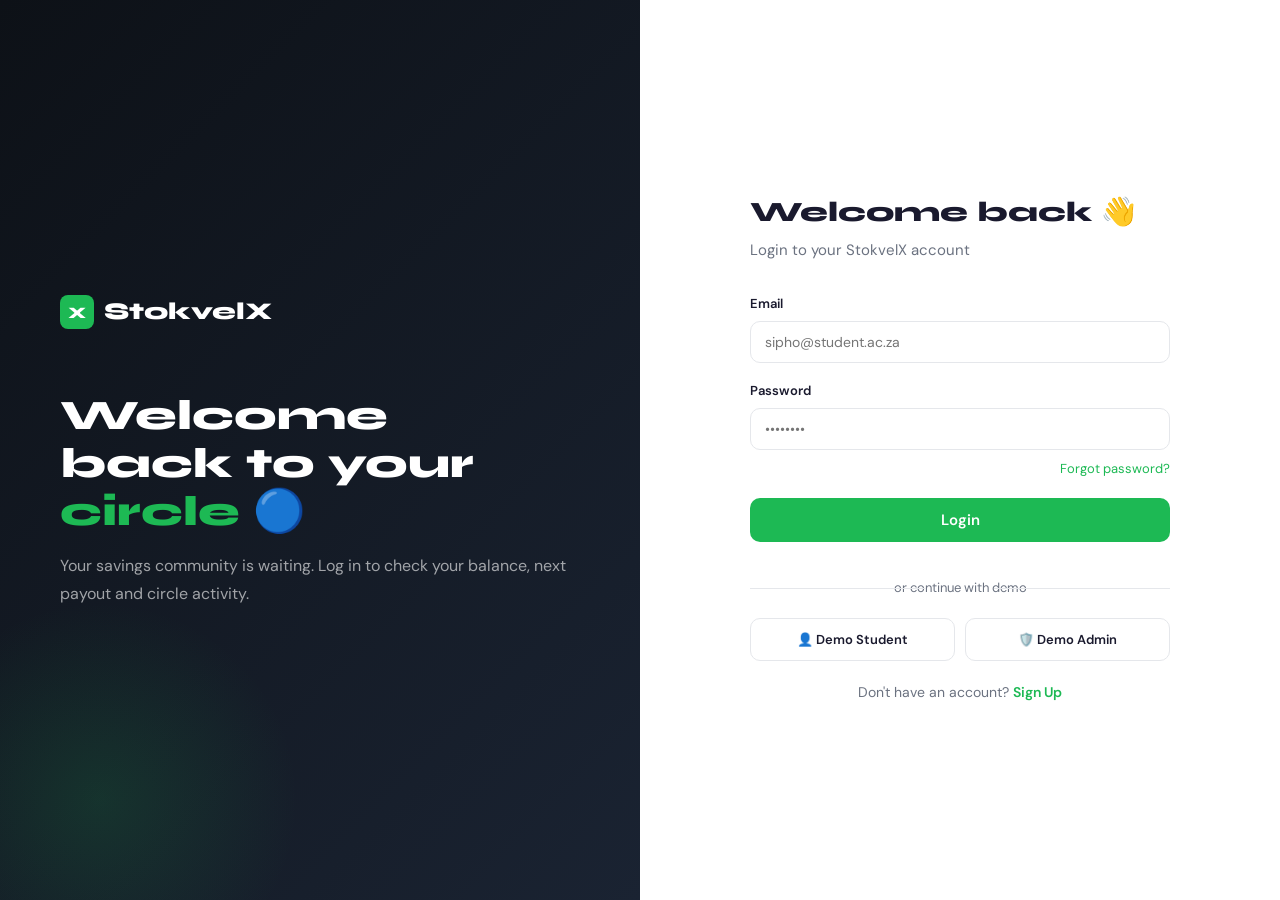
<file: pages/login.html>
<!DOCTYPE html>
<html lang="en">
<head>
<meta charset="UTF-8"><meta name="viewport" content="width=device-width,initial-scale=1">
<title>Login – StokvelX</title>
<link rel="stylesheet" href="../css/style.css">
</head>
<body>
<div class="auth-pg">
  <div class="auth-left">
    <div class="auth-brand"><div class="logo-icon" style="width:34px;height:34px;background:var(--green);border-radius:8px;display:flex;align-items:center;justify-content:center;font-weight:900;color:#fff;font-size:16px;">X</div>StokvelX</div>
    <h2>Welcome<br>back to your<br><span>circle 🔵</span></h2>
    <p>Your savings community is waiting. Log in to check your balance, next payout and circle activity.</p>
  </div>
  <div class="auth-right">
    <div class="auth-box">
      <h2>Welcome back 👋</h2>
      <p class="auth-sub">Login to your StokvelX account</p>
      <div id="login-error" style="display:none;background:#fee2e2;color:#dc2626;padding:10px 14px;border-radius:8px;font-size:14px;margin-bottom:14px;"></div>
      <div class="fg">
        <label class="fl">Email</label>
        <input id="login-email" class="fi" type="email" placeholder="sipho@student.ac.za">
      </div>
      <div class="fg">
        <label class="fl">Password</label>
        <input id="login-password" class="fi" type="password" placeholder="••••••••">
        <div style="text-align:right;margin-top:6px"><a href="#" style="font-size:13px;color:var(--green)">Forgot password?</a></div>
      </div>
      <button id="login-btn" class="btn btn-primary" style="width:100%;justify-content:center;margin-bottom:16px">Login</button>
      <div class="divider">or continue with demo</div>
      <div style="display:flex;gap:10px;margin:14px 0 20px;flex-wrap:wrap;">
        <button class="btn btn-outline demo-btn" data-email="sipho@student.uct.ac.za" data-pass="password123" style="flex:1;justify-content:center;font-size:13px;">👤 Demo Student</button>
        <button class="btn btn-outline demo-btn" data-email="admin@stokvelx.com" data-pass="admin123" style="flex:1;justify-content:center;font-size:13px;">🛡️ Demo Admin</button>
      </div>
      <p style="text-align:center;font-size:14px;color:var(--muted)">Don't have an account? <a href="signup.html" style="color:var(--green);font-weight:600">Sign Up</a></p>
    </div>
  </div>
</div>
<script src="../js/api.js"></script>
<script src="../js/main.js"></script>
<script>
(async () => {
  // Already logged in? Go straight to dashboard
  const check = await api('auth/me');
  if (check.success) {
    window.location.href = check.user.role === 'admin' ? 'admin.html' : 'dashboard.html';
    return;
  }

  // Demo fill buttons
  document.querySelectorAll('.demo-btn').forEach(btn => {
    btn.addEventListener('click', () => {
      document.getElementById('login-email').value = btn.dataset.email;
      document.getElementById('login-password').value = btn.dataset.pass;
    });
  });

  document.getElementById('login-btn').addEventListener('click', async () => {
    const btn   = document.getElementById('login-btn');
    const email = document.getElementById('login-email').value.trim();
    const pass  = document.getElementById('login-password').value;
    const errEl = document.getElementById('login-error');
    errEl.style.display = 'none';

    if (!email || !pass) {
      errEl.textContent = 'Please enter your email and password.';
      errEl.style.display = 'block';
      return;
    }

    btn.textContent = 'Logging in…';
    btn.disabled = true;

    const data = await api('auth/login', 'POST', { email, password: pass });
    if (data.success) {
      window.location.href = data.user.role === 'admin' ? 'admin.html' : 'dashboard.html';
    } else {
      errEl.textContent = data.message || 'Login failed. Please check your details.';
      errEl.style.display = 'block';
      btn.textContent = 'Login';
      btn.disabled = false;
    }
  });

  // Allow Enter key to submit
  document.getElementById('login-password').addEventListener('keydown', e => {
    if (e.key === 'Enter') document.getElementById('login-btn').click();
  });
})();
</script>
</body>
</html>
</file>
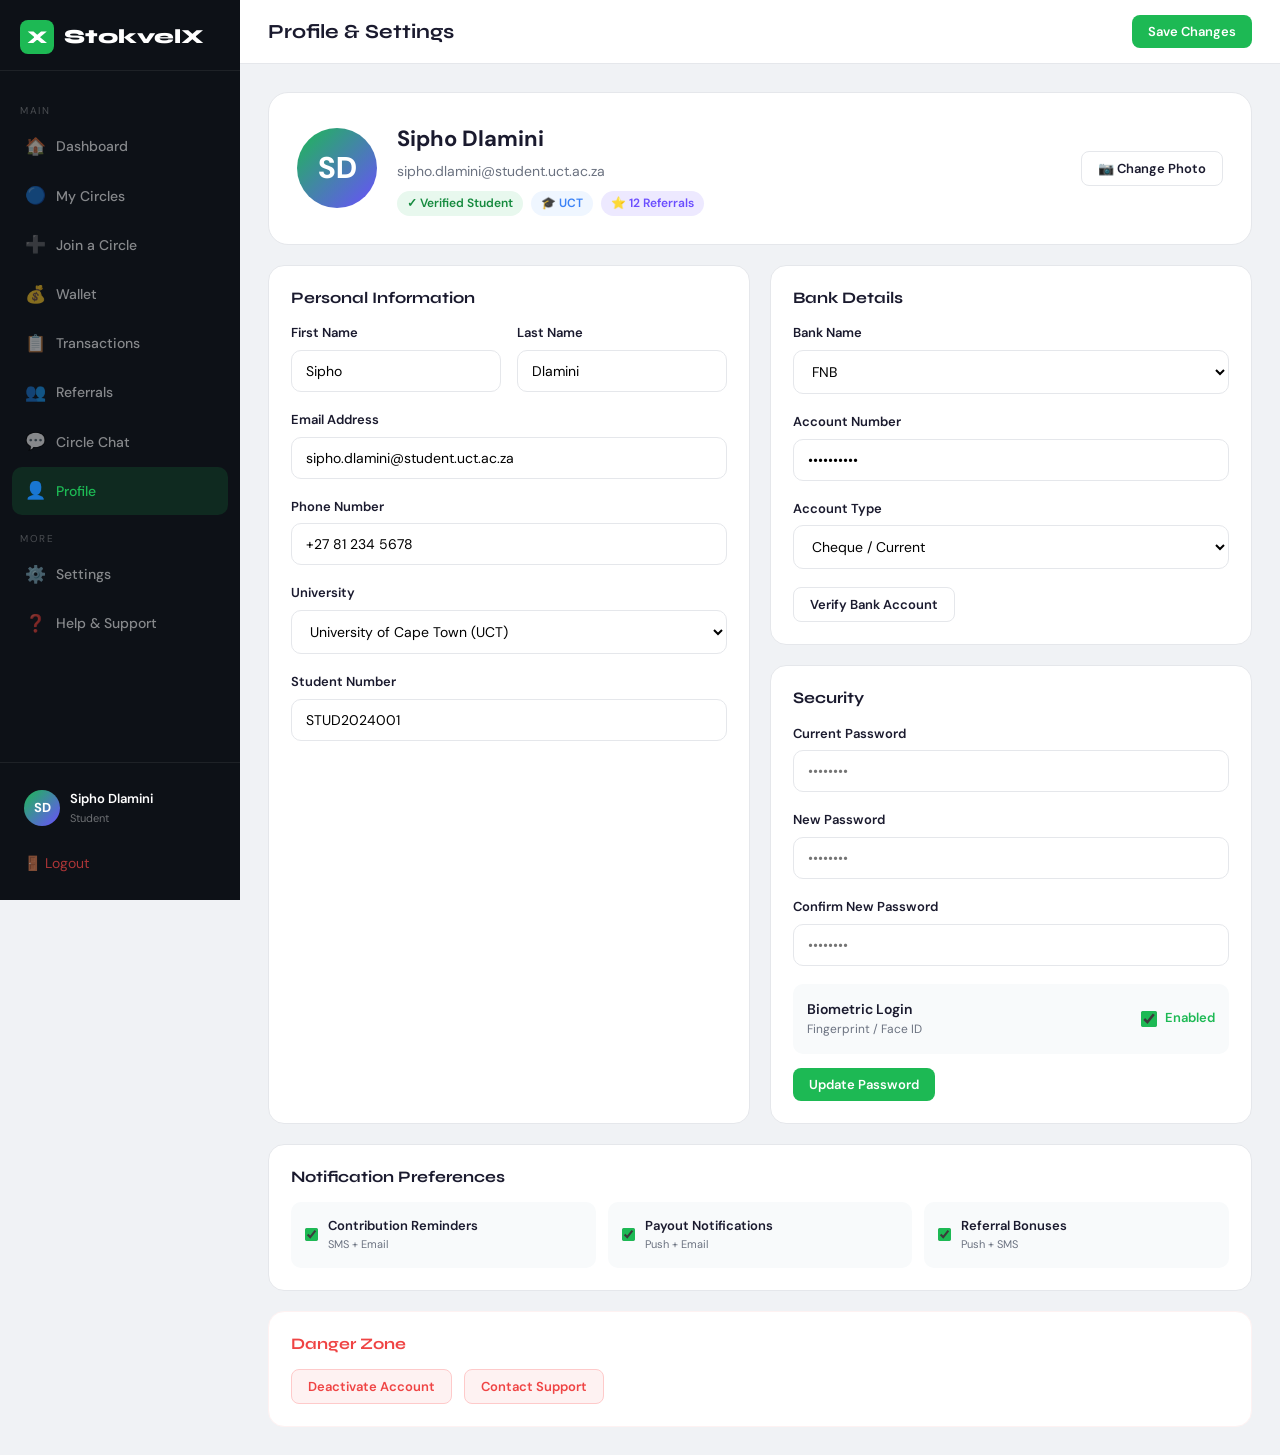
<file: pages/profile.html>
<!DOCTYPE html>
<html lang="en">
<head>
<meta charset="UTF-8"><meta name="viewport" content="width=device-width,initial-scale=1">
<title>Profile – StokvelX</title>
<link rel="stylesheet" href="../css/style.css">
</head>
<body>
<div class="app-wrap">
  <div id="sidebar-mount"></div>
  <div class="main">
    <div class="topbar"><div class="tb-title">Profile & Settings</div>
      <div class="tb-right"><button class="btn btn-primary btn-sm" onclick="showToast('Profile saved! ✅')">Save Changes</button></div>
    </div>
    <div class="pg">
      <!-- Profile Header -->
      <div class="prof-hd">
        <div class="prof-av">SD</div>
        <div>
          <div class="prof-nm">Sipho Dlamini</div>
          <div class="prof-em">sipho.dlamini@student.uct.ac.za</div>
          <div class="prof-badges">
            <span class="badge badge-green">✓ Verified Student</span>
            <span class="badge badge-blue">🎓 UCT</span>
            <span class="badge badge-purple">⭐ 12 Referrals</span>
          </div>
        </div>
        <div style="margin-left:auto">
          <button class="btn btn-outline btn-sm">📷 Change Photo</button>
        </div>
      </div>

      <div style="display:grid;grid-template-columns:1fr 1fr;gap:20px">
        <!-- Personal Info -->
        <div class="wcard">
          <div class="wcard-hd"><h3>Personal Information</h3></div>
          <div class="fg2">
            <div class="fg"><label class="fl">First Name</label><input class="fi" value="Sipho"></div>
            <div class="fg"><label class="fl">Last Name</label><input class="fi" value="Dlamini"></div>
          </div>
          <div class="fg"><label class="fl">Email Address</label><input class="fi" value="sipho.dlamini@student.uct.ac.za"></div>
          <div class="fg"><label class="fl">Phone Number</label><input class="fi" value="+27 81 234 5678"></div>
          <div class="fg"><label class="fl">University</label>
            <select class="fi"><option selected>University of Cape Town (UCT)</option><option>Wits</option><option>UP</option></select>
          </div>
          <div class="fg"><label class="fl">Student Number</label><input class="fi" value="STUD2024001"></div>
        </div>

        <!-- Bank & Security -->
        <div>
          <div class="wcard" style="margin-bottom:20px">
            <div class="wcard-hd"><h3>Bank Details</h3></div>
            <div class="fg"><label class="fl">Bank Name</label>
              <select class="fi"><option selected>FNB</option><option>Standard Bank</option><option>Capitec</option><option>Nedbank</option><option>Absa</option></select>
            </div>
            <div class="fg"><label class="fl">Account Number</label><input class="fi" value="••••••4521" type="password"></div>
            <div class="fg"><label class="fl">Account Type</label>
              <select class="fi"><option>Cheque / Current</option><option>Savings</option></select>
            </div>
            <button class="btn btn-outline btn-sm" onclick="showToast('Bank details verified ✅')">Verify Bank Account</button>
          </div>

          <div class="wcard">
            <div class="wcard-hd"><h3>Security</h3></div>
            <div class="fg"><label class="fl">Current Password</label><input class="fi" type="password" placeholder="••••••••"></div>
            <div class="fg"><label class="fl">New Password</label><input class="fi" type="password" placeholder="••••••••"></div>
            <div class="fg"><label class="fl">Confirm New Password</label><input class="fi" type="password" placeholder="••••••••"></div>
            <div style="display:flex;align-items:center;justify-content:space-between;background:#f8fafb;border-radius:10px;padding:14px;margin-bottom:14px">
              <div>
                <div style="font-size:14px;font-weight:600">Biometric Login</div>
                <div style="font-size:12px;color:var(--muted)">Fingerprint / Face ID</div>
              </div>
              <label style="display:flex;align-items:center;cursor:pointer">
                <input type="checkbox" checked style="width:16px;height:16px;accent-color:var(--green)">
                <span style="margin-left:8px;font-size:13px;font-weight:600;color:var(--green)">Enabled</span>
              </label>
            </div>
            <button class="btn btn-primary btn-sm" onclick="showToast('Password updated ✅')">Update Password</button>
          </div>
        </div>
      </div>

      <!-- Notifications Settings -->
      <div class="wcard" style="margin-top:20px">
        <div class="wcard-hd"><h3>Notification Preferences</h3></div>
        <div style="display:grid;grid-template-columns:repeat(3,1fr);gap:12px">
          <label style="display:flex;align-items:center;gap:10px;background:#f8fafb;border-radius:10px;padding:14px;cursor:pointer">
            <input type="checkbox" checked style="accent-color:var(--green)">
            <div><div style="font-size:13px;font-weight:600">Contribution Reminders</div><div style="font-size:11px;color:var(--muted)">SMS + Email</div></div>
          </label>
          <label style="display:flex;align-items:center;gap:10px;background:#f8fafb;border-radius:10px;padding:14px;cursor:pointer">
            <input type="checkbox" checked style="accent-color:var(--green)">
            <div><div style="font-size:13px;font-weight:600">Payout Notifications</div><div style="font-size:11px;color:var(--muted)">Push + Email</div></div>
          </label>
          <label style="display:flex;align-items:center;gap:10px;background:#f8fafb;border-radius:10px;padding:14px;cursor:pointer">
            <input type="checkbox" checked style="accent-color:var(--green)">
            <div><div style="font-size:13px;font-weight:600">Referral Bonuses</div><div style="font-size:11px;color:var(--muted)">Push + SMS</div></div>
          </label>
        </div>
      </div>

      <!-- Danger Zone -->
      <div class="wcard" style="margin-top:20px;border-color:#fef2f2">
        <div class="wcard-hd"><h3 style="color:var(--red)">Danger Zone</h3></div>
        <div style="display:flex;gap:12px;flex-wrap:wrap">
          <button class="btn btn-sm" style="background:#fef2f2;color:var(--red);border:1px solid #fecaca" onclick="showToast('Account deactivated (demo mode)', '⚠️')">Deactivate Account</button>
          <button class="btn btn-sm" style="background:#fef2f2;color:var(--red);border:1px solid #fecaca" onclick="showToast('Support ticket opened', '📞')">Contact Support</button>
        </div>
      </div>
    </div>
  </div>
</div>
<div id="mobnav-mount"></div>
<div id="toast" class="toast"></div>
<script src="../js/api.js"></script>
<script src="../js/nav.js"></script>
<script src="../js/main.js"></script>
<script>
(async () => {
  const user = await requireAuth();
  if (!user) return;
  document.querySelectorAll('.nm').forEach(el => el.textContent = user.first_name + ' ' + user.last_name);
  document.querySelectorAll('.u-av').forEach(el => el.textContent = user.first_name[0] + user.last_name[0]);

  const data = await api('profile/update');
  if (!data.success) return;
  const u = data.user;

  // Populate form fields by id
  const fill = (id, val) => { const el = document.getElementById(id); if (el) el.value = val || ''; };
  fill('p-fname', u.first_name); fill('p-lname', u.last_name);
  fill('p-email', u.email); fill('p-phone', u.phone);
  fill('p-uni', u.university); fill('p-studno', u.student_number);

  if (data.bank) {
    fill('p-bank', data.bank.bank_name); fill('p-accno', data.bank.account_number);
    fill('p-acctype', data.bank.account_type);
  }

  // Populate display labels
  document.querySelectorAll('[data-profile-name]').forEach(el => el.textContent = u.first_name + ' ' + u.last_name);
  document.querySelectorAll('[data-profile-uni]').forEach(el => el.textContent = u.university || '—');
  document.querySelectorAll('[data-profile-email]').forEach(el => el.textContent = u.email);
  document.querySelectorAll('[data-profile-code]').forEach(el => el.textContent = u.referral_code);

  // Save profile button
  document.querySelectorAll('.save-profile-btn, [data-save-profile]').forEach(btn => {
    btn.addEventListener('click', async () => {
      btn.disabled = true; btn.textContent = 'Saving…';
      const payload = {};
      ['p-fname','p-lname','p-phone','p-uni','p-studno'].forEach(id => {
        const el = document.getElementById(id);
        if (el && el.value.trim()) payload[id.replace('p-','')] = el.value.trim();
      });
      // Map short keys to real field names
      const map = { fname: 'first_name', lname: 'last_name', phone: 'phone', uni: 'university', studno: 'student_number' };
      const mapped = {};
      Object.keys(payload).forEach(k => { mapped[map[k] || k] = payload[k]; });

      // Bank fields
      const bankName = document.getElementById('p-bank')?.value.trim();
      const accNo = document.getElementById('p-accno')?.value.trim();
      if (bankName) mapped.bank_name = bankName;
      if (accNo) mapped.account_number = accNo;
      mapped.account_type = document.getElementById('p-acctype')?.value.trim() || 'Cheque / Current';

      // Password change
      const curPass = document.getElementById('p-curpass')?.value;
      const newPass = document.getElementById('p-newpass')?.value;
      if (curPass && newPass) { mapped.current_password = curPass; mapped.new_password = newPass; }

      const res = await api('profile/update', 'POST', mapped);
      if (res.success) showToast('Profile updated successfully! ✓');
      else showToast(res.message || 'Update failed.', true);
      btn.disabled = false; btn.textContent = 'Save Changes';
    });
  });
})();
</script>
</body>
</html>
</file>
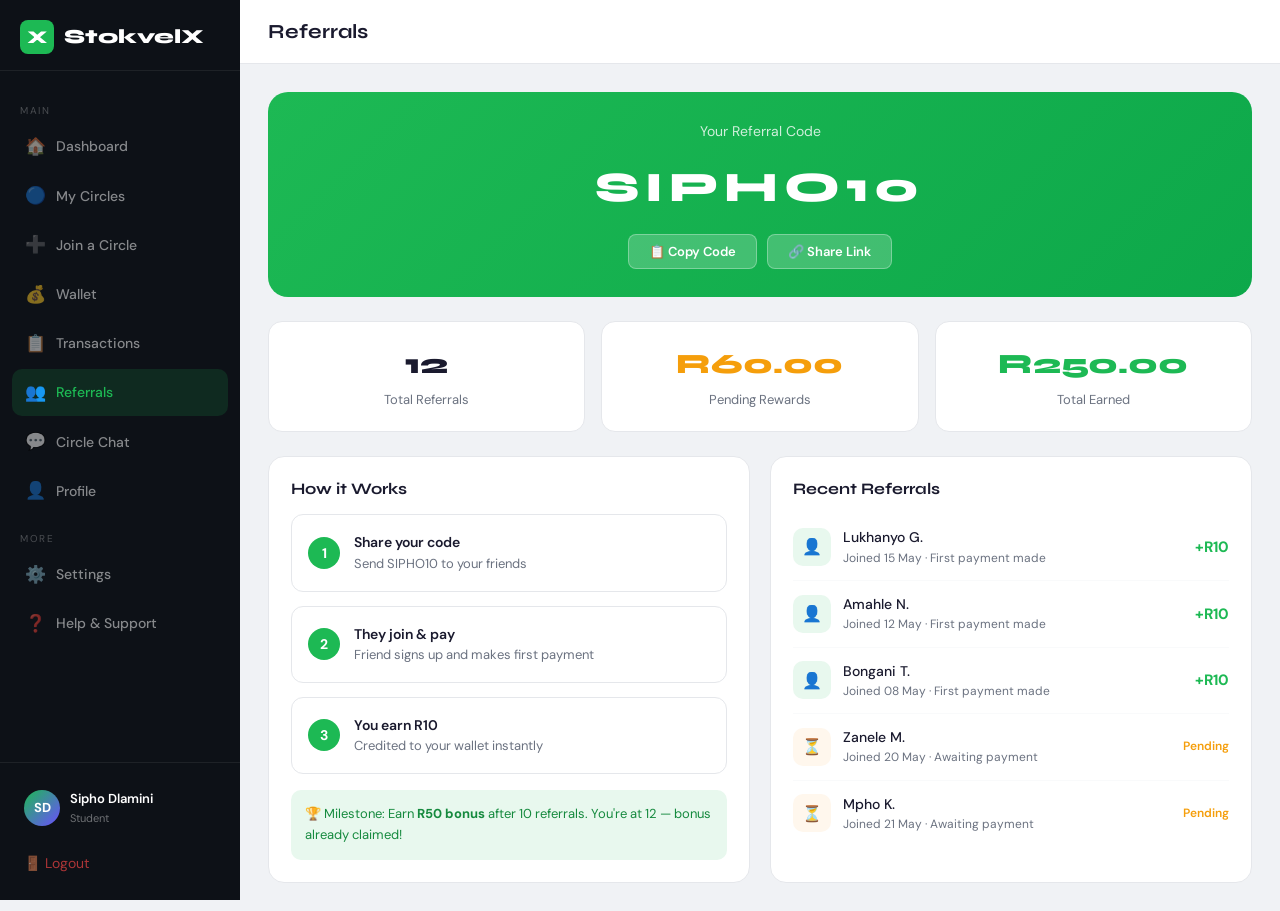
<file: pages/referrals.html>
<!DOCTYPE html>
<html lang="en">
<head>
<meta charset="UTF-8"><meta name="viewport" content="width=device-width,initial-scale=1">
<title>Referrals – StokvelX</title>
<link rel="stylesheet" href="../css/style.css">
</head>
<body>
<div class="app-wrap">
  <div id="sidebar-mount"></div>
  <div class="main">
    <div class="topbar"><div class="tb-title">Referrals</div></div>
    <div class="pg">
      <!-- Code Display -->
      <div class="rc-display" data-code="SIPHO10">
        <div style="font-size:14px;opacity:.8;margin-bottom:6px">Your Referral Code</div>
        <div class="rcd-code">SIPHO10</div>
        <div style="display:flex;gap:10px;justify-content:center;flex-wrap:wrap">
          <button class="copy-btn">📋 Copy Code</button>
          <button class="copy-btn" onclick="showToast('Share link copied! 🔗')">🔗 Share Link</button>
        </div>
      </div>

      <!-- Stats -->
      <div class="rsg">
        <div class="rs-card"><div class="v">12</div><div class="l">Total Referrals</div></div>
        <div class="rs-card"><div class="v" style="color:var(--orange)">R60.00</div><div class="l">Pending Rewards</div></div>
        <div class="rs-card"><div class="v" style="color:var(--green)">R250.00</div><div class="l">Total Earned</div></div>
      </div>

      <div style="display:grid;grid-template-columns:1fr 1fr;gap:20px">
        <!-- How it works -->
        <div class="wcard">
          <div class="wcard-hd"><h3>How it Works</h3></div>
          <div class="hiw-steps">
            <div class="hiw-step"><div class="hiw-n">1</div><div><div style="font-size:14px;font-weight:600">Share your code</div><div style="font-size:13px;color:var(--muted)">Send SIPHO10 to your friends</div></div></div>
            <div class="hiw-step"><div class="hiw-n">2</div><div><div style="font-size:14px;font-weight:600">They join & pay</div><div style="font-size:13px;color:var(--muted)">Friend signs up and makes first payment</div></div></div>
            <div class="hiw-step"><div class="hiw-n">3</div><div><div style="font-size:14px;font-weight:600">You earn R10</div><div style="font-size:13px;color:var(--muted)">Credited to your wallet instantly</div></div></div>
          </div>
          <div style="background:var(--green-light);border-radius:10px;padding:14px;margin-top:16px;font-size:13px;color:var(--green-dark)">
            🏆 Milestone: Earn <strong>R50 bonus</strong> after 10 referrals. You're at 12 — bonus already claimed!
          </div>
        </div>

        <!-- Recent Referrals -->
        <div class="wcard">
          <div class="wcard-hd"><h3>Recent Referrals</h3></div>
          <ul class="tx-list">
            <li class="tx-item"><div class="tx-ico si-g">👤</div><div style="flex:1"><div class="tx-nm">Lukhanyo G.</div><div class="tx-mt">Joined 15 May · First payment made</div></div><div class="tx-amt cr">+R10</div></li>
            <li class="tx-item"><div class="tx-ico si-g">👤</div><div style="flex:1"><div class="tx-nm">Amahle N.</div><div class="tx-mt">Joined 12 May · First payment made</div></div><div class="tx-amt cr">+R10</div></li>
            <li class="tx-item"><div class="tx-ico si-g">👤</div><div style="flex:1"><div class="tx-nm">Bongani T.</div><div class="tx-mt">Joined 08 May · First payment made</div></div><div class="tx-amt cr">+R10</div></li>
            <li class="tx-item"><div class="tx-ico" style="background:#fff7ed">⏳</div><div style="flex:1"><div class="tx-nm">Zanele M.</div><div class="tx-mt">Joined 20 May · Awaiting payment</div></div><div style="font-size:12px;color:var(--orange);font-weight:600">Pending</div></li>
            <li class="tx-item"><div class="tx-ico" style="background:#fff7ed">⏳</div><div style="flex:1"><div class="tx-nm">Mpho K.</div><div class="tx-mt">Joined 21 May · Awaiting payment</div></div><div style="font-size:12px;color:var(--orange);font-weight:600">Pending</div></li>
          </ul>
        </div>
      </div>
    </div>
  </div>
</div>
<div id="mobnav-mount"></div>
<div id="toast" class="toast"></div>
<script src="../js/api.js"></script>
<script src="../js/nav.js"></script>
<script src="../js/main.js"></script>
<script>
(async () => {
  const user = await requireAuth();
  if (!user) return;
  document.querySelectorAll('.nm').forEach(el => el.textContent = user.first_name + ' ' + user.last_name);
  document.querySelectorAll('.u-av').forEach(el => el.textContent = user.first_name[0] + user.last_name[0]);

  const data = await api('referrals/stats');
  if (!data.success) return;

  // Update all stat values
  const statVals = document.querySelectorAll('.st-val');
  if (statVals[0]) statVals[0].textContent = formatRand(data.total_earned);
  if (statVals[1]) statVals[1].textContent = data.total;
  if (statVals[2]) statVals[2].textContent = data.paid;
  if (statVals[3]) statVals[3].textContent = data.pending;

  // Referral code display
  document.querySelectorAll('.ref-code, [data-ref-code]').forEach(el => el.textContent = data.referral_code);

  // Copy referral link
  const copyBtn = document.querySelector('.copy-ref-btn, [data-copy-ref]');
  if (copyBtn) {
    copyBtn.addEventListener('click', () => {
      const link = window.location.origin + '/stokvelx/pages/signup.html?ref=' + data.referral_code;
      navigator.clipboard.writeText(link).then(() => showToast('Referral link copied! 🎉'));
    });
  }

  // Referral list table
  const tbody = document.querySelector('.ref-table tbody, .referrals-list');
  if (tbody) {
    tbody.innerHTML = data.referrals.length === 0
      ? '<tr><td colspan="5" style="text-align:center;padding:30px;color:var(--muted)">No referrals yet. Share your code to earn!</td></tr>'
      : data.referrals.map(r => `
        <tr>
          <td>${r.name}</td>
          <td>${r.university || '—'}</td>
          <td>${formatDate(r.date)}</td>
          <td>${r.status === 'paid' ? formatRand(r.bonus_amount) : '—'}</td>
          <td><span style="background:${r.status==='paid'?'#dcfce7':'#fef9c3'};color:${r.status==='paid'?'#16a34a':'#b45309'};padding:3px 10px;border-radius:20px;font-size:12px;font-weight:600;text-transform:capitalize">${r.status}</span></td>
        </tr>`).join('');
  }
})();
</script>
</body>
</html>
</file>
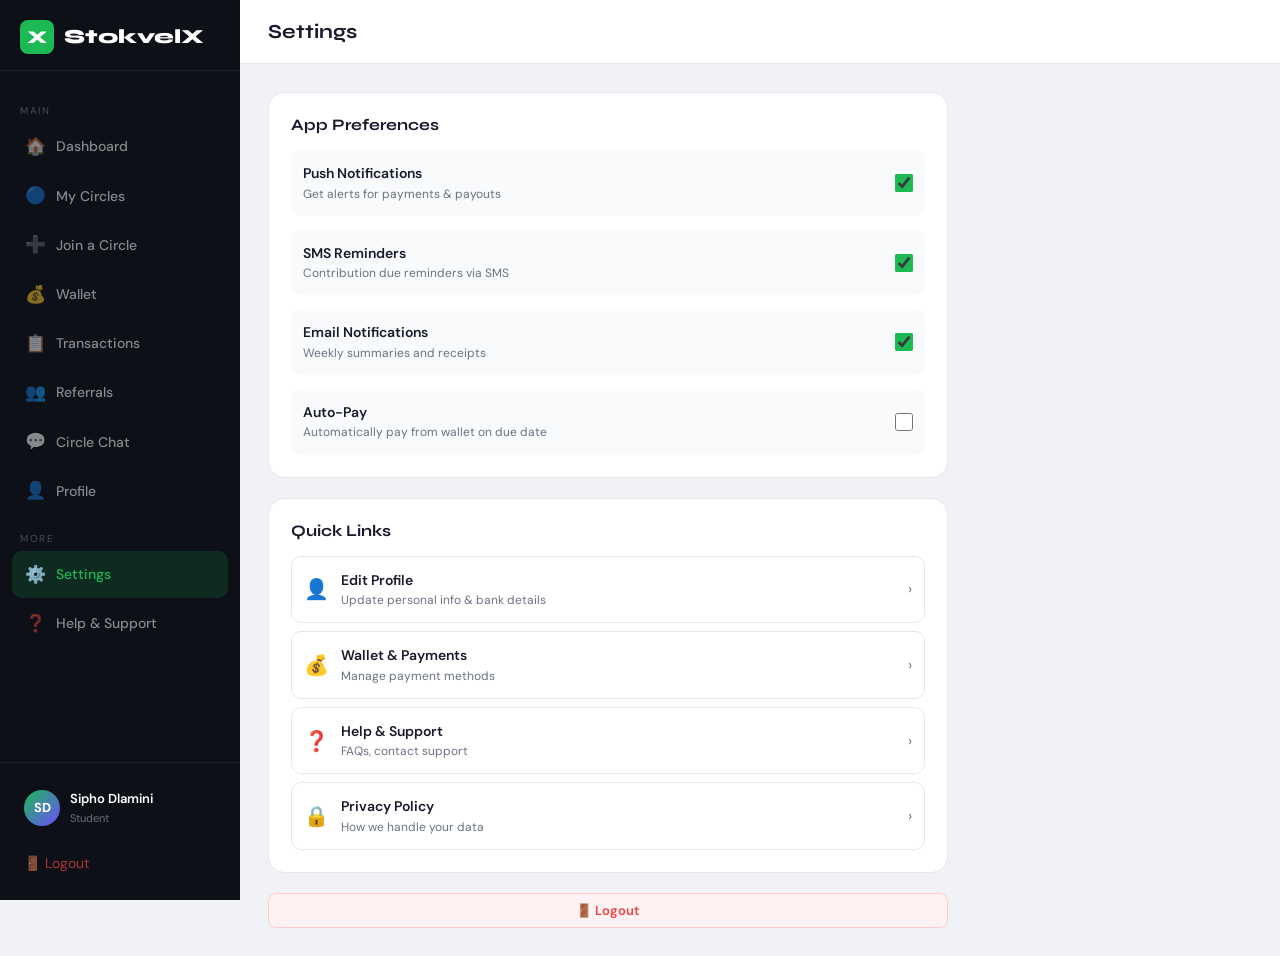
<file: pages/settings.html>
<!DOCTYPE html>
<html lang="en">
<head>
<meta charset="UTF-8"><meta name="viewport" content="width=device-width,initial-scale=1">
<title>Settings – StokvelX</title>
<link rel="stylesheet" href="../css/style.css">
</head>
<body>
<div class="app-wrap">
  <div id="sidebar-mount"></div>
  <div class="main">
    <div class="topbar"><div class="tb-title">Settings</div></div>
    <div class="pg">
      <div style="max-width:680px">
        <div class="wcard" style="margin-bottom:20px">
          <div class="wcard-hd"><h3>App Preferences</h3></div>
          <div style="display:flex;flex-direction:column;gap:14px">
            <div style="display:flex;align-items:center;justify-content:space-between;padding:12px;background:#f8fafb;border-radius:10px">
              <div><div style="font-weight:600;font-size:14px">Push Notifications</div><div style="font-size:12px;color:var(--muted)">Get alerts for payments & payouts</div></div>
              <input type="checkbox" checked style="width:18px;height:18px;accent-color:var(--green)">
            </div>
            <div style="display:flex;align-items:center;justify-content:space-between;padding:12px;background:#f8fafb;border-radius:10px">
              <div><div style="font-weight:600;font-size:14px">SMS Reminders</div><div style="font-size:12px;color:var(--muted)">Contribution due reminders via SMS</div></div>
              <input type="checkbox" checked style="width:18px;height:18px;accent-color:var(--green)">
            </div>
            <div style="display:flex;align-items:center;justify-content:space-between;padding:12px;background:#f8fafb;border-radius:10px">
              <div><div style="font-weight:600;font-size:14px">Email Notifications</div><div style="font-size:12px;color:var(--muted)">Weekly summaries and receipts</div></div>
              <input type="checkbox" checked style="width:18px;height:18px;accent-color:var(--green)">
            </div>
            <div style="display:flex;align-items:center;justify-content:space-between;padding:12px;background:#f8fafb;border-radius:10px">
              <div><div style="font-weight:600;font-size:14px">Auto-Pay</div><div style="font-size:12px;color:var(--muted)">Automatically pay from wallet on due date</div></div>
              <input type="checkbox" style="width:18px;height:18px;accent-color:var(--green)">
            </div>
          </div>
        </div>

        <div class="wcard" style="margin-bottom:20px">
          <div class="wcard-hd"><h3>Quick Links</h3></div>
          <div style="display:flex;flex-direction:column;gap:8px">
            <a href="profile.html" style="display:flex;align-items:center;gap:12px;padding:12px;border:1px solid var(--border);border-radius:10px;transition:all .2s" onmouseover="this.style.borderColor='var(--green)'" onmouseout="this.style.borderColor='var(--border)'">
              <span style="font-size:20px">👤</span><div><div style="font-weight:600;font-size:14px">Edit Profile</div><div style="font-size:12px;color:var(--muted)">Update personal info & bank details</div></div><span style="margin-left:auto;color:var(--muted)">›</span>
            </a>
            <a href="wallet.html" style="display:flex;align-items:center;gap:12px;padding:12px;border:1px solid var(--border);border-radius:10px;transition:all .2s" onmouseover="this.style.borderColor='var(--green)'" onmouseout="this.style.borderColor='var(--border)'">
              <span style="font-size:20px">💰</span><div><div style="font-weight:600;font-size:14px">Wallet & Payments</div><div style="font-size:12px;color:var(--muted)">Manage payment methods</div></div><span style="margin-left:auto;color:var(--muted)">›</span>
            </a>
            <a href="#" style="display:flex;align-items:center;gap:12px;padding:12px;border:1px solid var(--border);border-radius:10px" onclick="showToast('Help centre opening...')">
              <span style="font-size:20px">❓</span><div><div style="font-weight:600;font-size:14px">Help & Support</div><div style="font-size:12px;color:var(--muted)">FAQs, contact support</div></div><span style="margin-left:auto;color:var(--muted)">›</span>
            </a>
            <a href="#" style="display:flex;align-items:center;gap:12px;padding:12px;border:1px solid var(--border);border-radius:10px" onclick="showToast('Privacy policy opened')">
              <span style="font-size:20px">🔒</span><div><div style="font-weight:600;font-size:14px">Privacy Policy</div><div style="font-size:12px;color:var(--muted)">How we handle your data</div></div><span style="margin-left:auto;color:var(--muted)">›</span>
            </a>
          </div>
        </div>

        <button class="btn btn-sm" style="background:#fef2f2;color:var(--red);border:1px solid #fecaca;width:100%;justify-content:center" onclick="if(confirm('Logout?'))location.href='login.html'">🚪 Logout</button>
      </div>
    </div>
  </div>
</div>
<div id="mobnav-mount"></div>
<div id="toast" class="toast"></div>
<script src="../js/api.js"></script>
<script src="../js/nav.js"></script>
<script src="../js/main.js"></script>
<script>
(async () => {
  const user = await requireAuth();
  if (!user) return;
  document.querySelectorAll('.nm').forEach(el => el.textContent = user.first_name + ' ' + user.last_name);
  document.querySelectorAll('.u-av').forEach(el => el.textContent = user.first_name[0] + user.last_name[0]);
})();
</script>
</body>
</html>
</file>
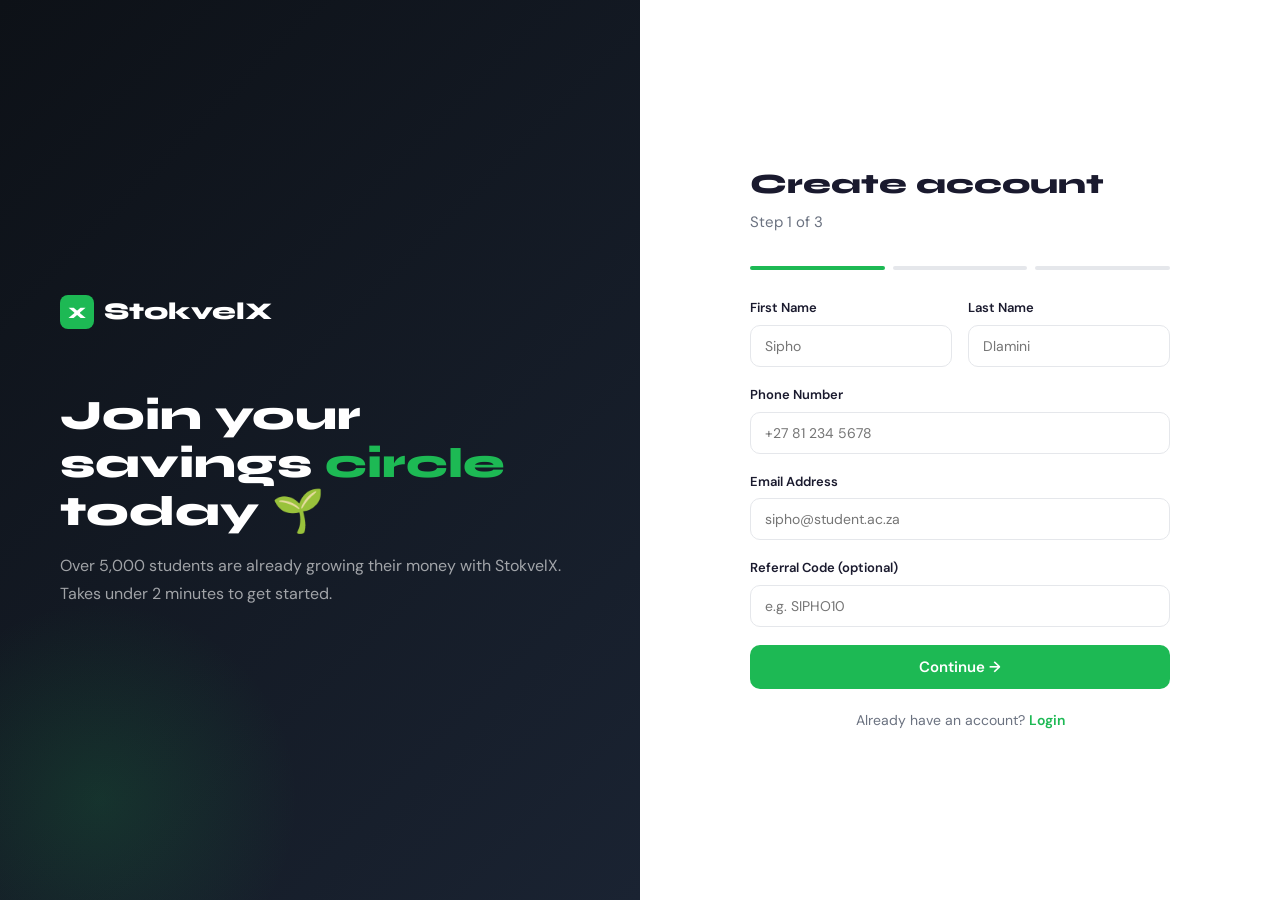
<file: pages/signup.html>
<!DOCTYPE html>
<html lang="en">
<head>
<meta charset="UTF-8"><meta name="viewport" content="width=device-width,initial-scale=1">
<title>Sign Up – StokvelX</title>
<link rel="stylesheet" href="../css/style.css">
</head>
<body>
<div class="auth-pg">
  <div class="auth-left">
    <div class="auth-brand"><div class="logo-icon" style="width:34px;height:34px;background:var(--green);border-radius:8px;display:flex;align-items:center;justify-content:center;font-weight:900;color:#fff;font-size:16px;">X</div>StokvelX</div>
    <h2>Join your<br>savings <span>circle</span><br>today 🌱</h2>
    <p>Over 5,000 students are already growing their money with StokvelX. Takes under 2 minutes to get started.</p>
  </div>
  <div class="auth-right">
    <div class="auth-box">
      <h2>Create account</h2>
      <p class="auth-sub">Step <span id="stepNum">1</span> of 3</p>
      <div class="step-dots">
        <div class="sdot active" id="d1"></div>
        <div class="sdot" id="d2"></div>
        <div class="sdot" id="d3"></div>
      </div>
      <div id="signup-error" style="display:none;background:#fee2e2;color:#dc2626;padding:10px 14px;border-radius:8px;font-size:14px;margin-bottom:14px;"></div>

      <!-- Step 1 -->
      <div id="step1">
        <div class="fg2">
          <div class="fg"><label class="fl">First Name</label><input id="s-fname" class="fi" type="text" placeholder="Sipho"></div>
          <div class="fg"><label class="fl">Last Name</label><input id="s-lname" class="fi" type="text" placeholder="Dlamini"></div>
        </div>
        <div class="fg"><label class="fl">Phone Number</label><input id="s-phone" class="fi" type="tel" placeholder="+27 81 234 5678"></div>
        <div class="fg"><label class="fl">Email Address</label><input id="s-email" class="fi" type="email" placeholder="sipho@student.ac.za"></div>
        <div class="fg"><label class="fl">Referral Code (optional)</label><input id="s-ref" class="fi" type="text" placeholder="e.g. SIPHO10"></div>
        <button class="btn btn-primary" style="width:100%;justify-content:center" onclick="goStep(2)">Continue →</button>
      </div>

      <!-- Step 2 -->
      <div id="step2" style="display:none">
        <div class="fg"><label class="fl">University / Institution</label>
          <select id="s-uni" class="fi">
            <option value="University of Cape Town (UCT)">University of Cape Town (UCT)</option>
            <option value="Wits University">Wits University</option>
            <option value="University of Pretoria (UP)">University of Pretoria (UP)</option>
            <option value="Stellenbosch University">Stellenbosch University</option>
            <option value="UKZN">UKZN</option>
            <option value="UWC">UWC</option>
            <option value="DUT">Durban University of Technology</option>
            <option value="CPUT">Cape Peninsula University of Technology</option>
            <option value="Other">Other</option>
          </select>
        </div>
        <div class="fg"><label class="fl">Student Number</label><input id="s-studno" class="fi" type="text" placeholder="STUD2024001"></div>
        <div class="fg"><label class="fl">ID Number (KYC verification)</label><input id="s-idno" class="fi" type="text" placeholder="9001015000000"></div>
        <div style="background:var(--green-light);border-radius:10px;padding:14px;margin-bottom:18px;font-size:13px;color:var(--green-dark)">
          🔒 Your ID number is used for KYC verification only and is stored securely. No document upload required.
        </div>
        <div style="display:flex;gap:12px">
          <button class="btn btn-outline" style="flex:1;justify-content:center" onclick="goStep(1)">← Back</button>
          <button class="btn btn-primary" style="flex:2;justify-content:center" onclick="goStep(3)">Continue →</button>
        </div>
      </div>

      <!-- Step 3 -->
      <div id="step3" style="display:none">
        <div class="fg"><label class="fl">Create Password</label><input id="s-pass" class="fi" type="password" placeholder="••••••••"></div>
        <div class="fg"><label class="fl">Confirm Password</label><input id="s-pass2" class="fi" type="password" placeholder="••••••••"></div>
        <div style="background:#f8fafb;border-radius:10px;padding:14px;margin-bottom:18px">
          <p style="font-size:13px;font-weight:600;margin-bottom:8px">By creating an account you agree to:</p>
          <label style="display:flex;gap:8px;font-size:13px;align-items:flex-start;margin-bottom:6px"><input type="checkbox" checked> Terms of Service &amp; Privacy Policy</label>
          <label style="display:flex;gap:8px;font-size:13px;align-items:flex-start"><input type="checkbox" checked> Receive contribution reminders via SMS/email</label>
        </div>
        <div style="display:flex;gap:12px">
          <button class="btn btn-outline" style="flex:1;justify-content:center" onclick="goStep(2)">← Back</button>
          <button id="register-btn" class="btn btn-primary" style="flex:2;justify-content:center">🎉 Create Account</button>
        </div>
      </div>

      <p style="text-align:center;font-size:14px;color:var(--muted);margin-top:20px">Already have an account? <a href="login.html" style="color:var(--green);font-weight:600">Login</a></p>
    </div>
  </div>
</div>
<script src="../js/api.js"></script>
<script src="../js/main.js"></script>
<script>
function goStep(n) {
  const errEl = document.getElementById('signup-error');
  // Basic step-1 validation before advancing
  if (n === 2) {
    if (!document.getElementById('s-fname').value.trim() || !document.getElementById('s-lname').value.trim()) {
      errEl.textContent = 'Please enter your first and last name.';
      errEl.style.display = 'block'; return;
    }
    if (!document.getElementById('s-email').value.trim()) {
      errEl.textContent = 'Please enter your email address.';
      errEl.style.display = 'block'; return;
    }
  }
  errEl.style.display = 'none';
  document.querySelectorAll('#step1,#step2,#step3').forEach(s => s.style.display = 'none');
  document.getElementById('step' + n).style.display = 'block';
  document.getElementById('stepNum').textContent = n;
  ['d1','d2','d3'].forEach((id, i) => {
    const d = document.getElementById(id);
    d.className = 'sdot' + (i + 1 < n ? ' done' : i + 1 === n ? ' active' : '');
  });
}

document.getElementById('register-btn').addEventListener('click', async () => {
  const errEl = document.getElementById('signup-error');
  const btn   = document.getElementById('register-btn');
  const pass  = document.getElementById('s-pass').value;
  const pass2 = document.getElementById('s-pass2').value;

  if (pass.length < 6) {
    errEl.textContent = 'Password must be at least 6 characters.';
    errEl.style.display = 'block'; return;
  }
  if (pass !== pass2) {
    errEl.textContent = 'Passwords do not match.';
    errEl.style.display = 'block'; return;
  }

  btn.textContent = 'Creating account…';
  btn.disabled = true;

  const payload = {
    first_name:     document.getElementById('s-fname').value.trim(),
    last_name:      document.getElementById('s-lname').value.trim(),
    email:          document.getElementById('s-email').value.trim(),
    phone:          document.getElementById('s-phone').value.trim(),
    university:     document.getElementById('s-uni').value,
    student_number: document.getElementById('s-studno').value.trim(),
    id_number:      document.getElementById('s-idno').value.trim(),
    referral_code:  document.getElementById('s-ref').value.trim(),
    password: pass,
  };

  const data = await api('auth/register', 'POST', payload);
  if (data.success) {
    window.location.href = 'dashboard.html';
  } else {
    errEl.textContent = data.message || 'Registration failed. Please try again.';
    errEl.style.display = 'block';
    btn.textContent = '🎉 Create Account';
    btn.disabled = false;
  }
});
</script>
</body>
</html>
</file>
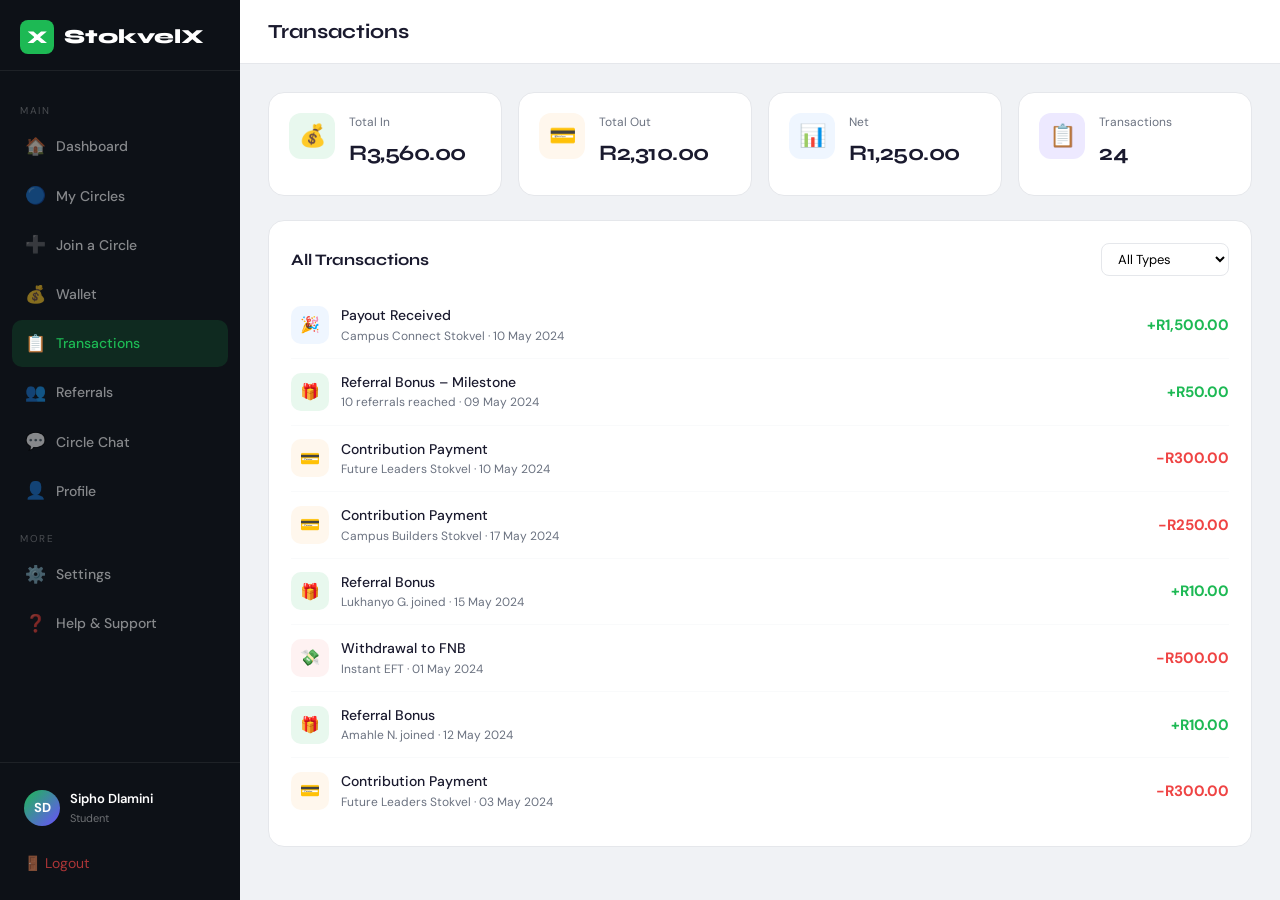
<file: pages/transactions.html>
<!DOCTYPE html>
<html lang="en">
<head>
<meta charset="UTF-8"><meta name="viewport" content="width=device-width,initial-scale=1">
<title>Transactions – StokvelX</title>
<link rel="stylesheet" href="../css/style.css">
</head>
<body>
<div class="app-wrap">
  <div id="sidebar-mount"></div>
  <div class="main">
    <div class="topbar"><div class="tb-title">Transactions</div></div>
    <div class="pg">
      <div class="stats-row">
        <div class="stat-card"><div class="st-ico si-g">💰</div><div><div class="st-lbl">Total In</div><div class="st-val">R3,560.00</div></div></div>
        <div class="stat-card"><div class="st-ico si-o">💳</div><div><div class="st-lbl">Total Out</div><div class="st-val">R2,310.00</div></div></div>
        <div class="stat-card"><div class="st-ico si-b">📊</div><div><div class="st-lbl">Net</div><div class="st-val">R1,250.00</div></div></div>
        <div class="stat-card"><div class="st-ico si-p">📋</div><div><div class="st-lbl">Transactions</div><div class="st-val">24</div></div></div>
      </div>
      <div class="wcard">
        <div class="wcard-hd"><h3>All Transactions</h3>
          <div style="display:flex;gap:8px">
            <select class="fi" style="padding:6px 12px;font-size:13px;border-radius:8px;border:1px solid var(--border)"><option>All Types</option><option>Contributions</option><option>Payouts</option><option>Referrals</option></select>
          </div>
        </div>
        <ul class="tx-list">
          <li class="tx-item"><div class="tx-ico si-b">🎉</div><div style="flex:1"><div class="tx-nm">Payout Received</div><div class="tx-mt">Campus Connect Stokvel · 10 May 2024</div></div><div class="tx-amt cr">+R1,500.00</div></li>
          <li class="tx-item"><div class="tx-ico si-g">🎁</div><div style="flex:1"><div class="tx-nm">Referral Bonus – Milestone</div><div class="tx-mt">10 referrals reached · 09 May 2024</div></div><div class="tx-amt cr">+R50.00</div></li>
          <li class="tx-item"><div class="tx-ico si-o">💳</div><div style="flex:1"><div class="tx-nm">Contribution Payment</div><div class="tx-mt">Future Leaders Stokvel · 10 May 2024</div></div><div class="tx-amt dr">-R300.00</div></li>
          <li class="tx-item"><div class="tx-ico si-o">💳</div><div style="flex:1"><div class="tx-nm">Contribution Payment</div><div class="tx-mt">Campus Builders Stokvel · 17 May 2024</div></div><div class="tx-amt dr">-R250.00</div></li>
          <li class="tx-item"><div class="tx-ico si-g">🎁</div><div style="flex:1"><div class="tx-nm">Referral Bonus</div><div class="tx-mt">Lukhanyo G. joined · 15 May 2024</div></div><div class="tx-amt cr">+R10.00</div></li>
          <li class="tx-item"><div class="tx-ico" style="background:#fef2f2">💸</div><div style="flex:1"><div class="tx-nm">Withdrawal to FNB</div><div class="tx-mt">Instant EFT · 01 May 2024</div></div><div class="tx-amt dr">-R500.00</div></li>
          <li class="tx-item"><div class="tx-ico si-g">🎁</div><div style="flex:1"><div class="tx-nm">Referral Bonus</div><div class="tx-mt">Amahle N. joined · 12 May 2024</div></div><div class="tx-amt cr">+R10.00</div></li>
          <li class="tx-item"><div class="tx-ico si-o">💳</div><div style="flex:1"><div class="tx-nm">Contribution Payment</div><div class="tx-mt">Future Leaders Stokvel · 03 May 2024</div></div><div class="tx-amt dr">-R300.00</div></li>
        </ul>
      </div>
    </div>
  </div>
</div>
<div id="mobnav-mount"></div>
<div id="toast" class="toast"></div>
<script src="../js/api.js"></script>
<script src="../js/nav.js"></script>
<script src="../js/main.js"></script>
<script>
(async () => {
  const user = await requireAuth();
  if (!user) return;
  document.querySelectorAll('.nm').forEach(el => el.textContent = user.first_name + ' ' + user.last_name);
  document.querySelectorAll('.u-av').forEach(el => el.textContent = user.first_name[0] + user.last_name[0]);

  let currentPage = 1;
  let currentFilter = '';

  async function load(page = 1, filter = '') {
    let url = `transactions/list?page=${page}&limit=20`;
    if (filter) url += '&type=' + filter;
    const data = await api(url);
    if (!data.success) return;

    const list = document.querySelector('.tx-list');
    if (!list) return;

    if (data.transactions.length === 0) {
      list.innerHTML = '<div style="text-align:center;padding:40px;color:var(--muted)">No transactions found.</div>';
      return;
    }

    list.innerHTML = data.transactions.map(t => {
      const sign = t.type === 'credit' ? '+' : '-';
      const color = t.type === 'credit' ? 'var(--green)' : '#dc2626';
      const icons = { deposit:'💰', withdrawal:'🏦', contribution:'💳', payout:'🎉', referral_bonus:'🎁', referral_milestone:'🏆' };
      const icon = icons[t.category] || (t.type === 'credit' ? '📥' : '📤');
      return `<div class="tx-item">
        <div class="tx-ico">${icon}</div>
        <div class="tx-det">
          <div class="tx-name">${t.description}</div>
          <div class="tx-meta">${formatDate(t.created_at)} · <span style="text-transform:capitalize">${t.category.replace(/_/g,' ')}</span></div>
        </div>
        <div class="tx-amt" style="color:${color}">${sign}${formatRand(t.amount)}</div>
      </div>`;
    }).join('');

    // Pagination controls
    let pag = document.getElementById('tx-pagination');
    if (!pag) {
      pag = document.createElement('div');
      pag.id = 'tx-pagination';
      pag.style.cssText = 'display:flex;justify-content:center;gap:8px;margin-top:20px;flex-wrap:wrap';
      list.parentElement.appendChild(pag);
    }
    pag.innerHTML = '';
    for (let p = 1; p <= data.total_pages; p++) {
      const btn = document.createElement('button');
      btn.textContent = p;
      btn.className = 'btn ' + (p === currentPage ? 'btn-primary' : 'btn-outline');
      btn.style.cssText = 'min-width:38px;height:38px;justify-content:center;padding:0';
      btn.addEventListener('click', () => { currentPage = p; load(p, currentFilter); });
      pag.appendChild(btn);
    }
  }

  // Filter tabs
  document.querySelectorAll('[data-tx-filter]').forEach(tab => {
    tab.addEventListener('click', () => {
      document.querySelectorAll('[data-tx-filter]').forEach(t => t.classList.remove('active'));
      tab.classList.add('active');
      currentFilter = tab.dataset.txFilter || '';
      currentPage = 1;
      load(1, currentFilter);
    });
  });

  await load(1);
})();
</script>
</body>
</html>
</file>
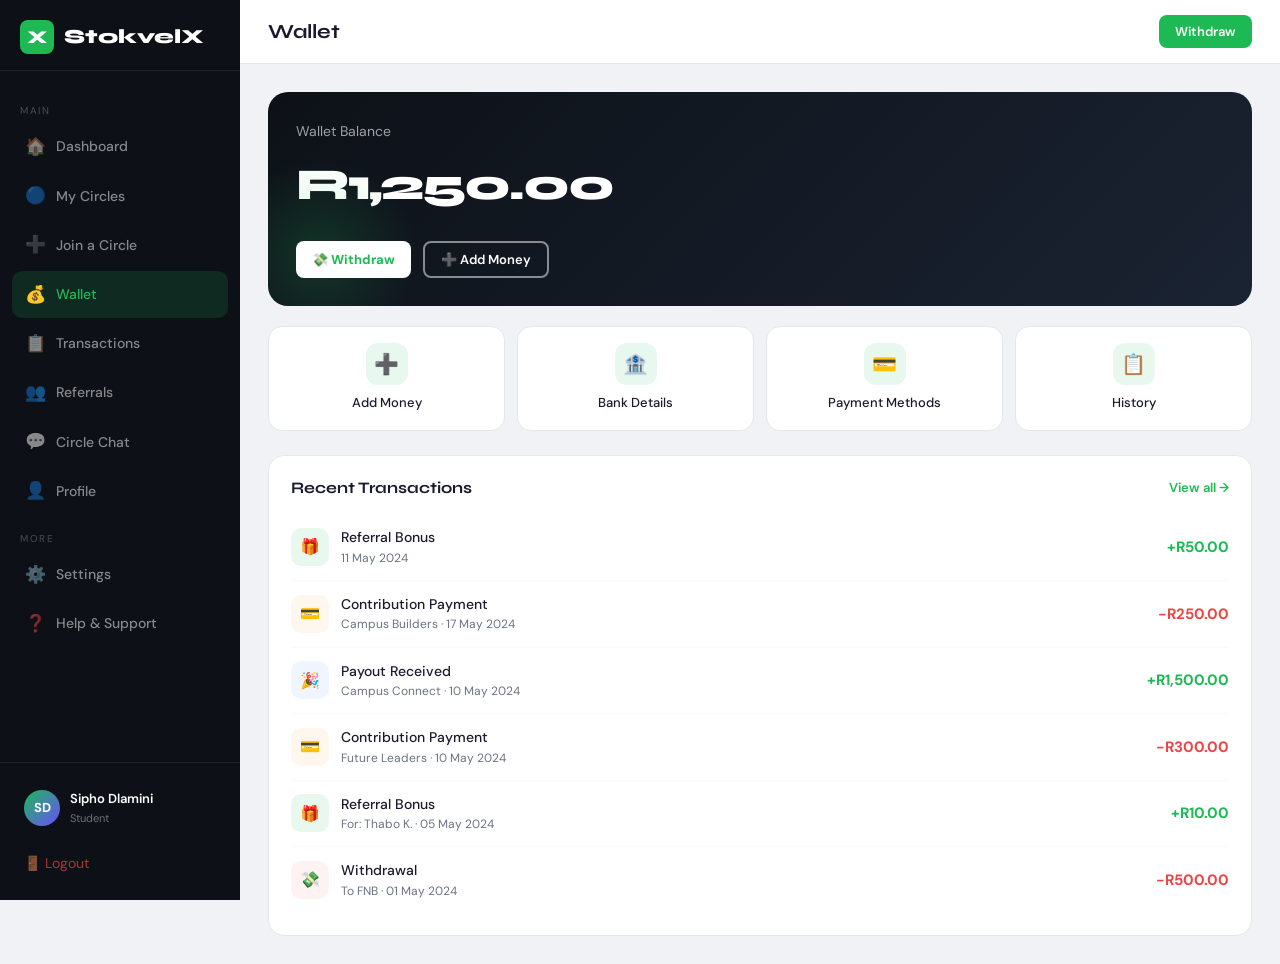
<file: pages/wallet.html>
<!DOCTYPE html>
<html lang="en">
<head>
<meta charset="UTF-8"><meta name="viewport" content="width=device-width,initial-scale=1">
<title>Wallet – StokvelX</title>
<link rel="stylesheet" href="../css/style.css">
</head>
<body>
<div class="app-wrap">
  <div id="sidebar-mount"></div>
  <div class="main">
    <div class="topbar"><div class="tb-title">Wallet</div>
      <div class="tb-right"><button class="btn btn-primary btn-sm" data-withdraw="true">Withdraw</button></div>
    </div>
    <div class="pg">
      <!-- Balance Card -->
      <div class="wal-bal">
        <div class="wb-lbl">Wallet Balance</div>
        <div class="wb-amt">R1,250.00</div>
        <div style="display:flex;gap:12px;position:relative">
          <button class="btn btn-white btn-sm" data-withdraw="true">💸 Withdraw</button>
          <button class="btn btn-outline-white btn-sm" data-modal="addMoneyModal">➕ Add Money</button>
        </div>
      </div>

      <!-- Quick Actions -->
      <div class="qa-row">
        <div class="qa-item" data-modal="addMoneyModal"><div class="qa-ico">➕</div><div class="qa-lbl">Add Money</div></div>
        <div class="qa-item"><div class="qa-ico">🏦</div><div class="qa-lbl">Bank Details</div></div>
        <div class="qa-item"><div class="qa-ico">💳</div><div class="qa-lbl">Payment Methods</div></div>
        <a href="transactions.html" class="qa-item" style="text-decoration:none"><div class="qa-ico">📋</div><div class="qa-lbl">History</div></a>
      </div>

      <!-- Transactions -->
      <div class="wcard">
        <div class="wcard-hd"><h3>Recent Transactions</h3><a href="transactions.html" class="view-all">View all →</a></div>
        <ul class="tx-list">
          <li class="tx-item"><div class="tx-ico si-g">🎁</div><div style="flex:1"><div class="tx-nm">Referral Bonus</div><div class="tx-mt">11 May 2024</div></div><div class="tx-amt cr">+R50.00</div></li>
          <li class="tx-item"><div class="tx-ico si-o">💳</div><div style="flex:1"><div class="tx-nm">Contribution Payment</div><div class="tx-mt">Campus Builders · 17 May 2024</div></div><div class="tx-amt dr">-R250.00</div></li>
          <li class="tx-item"><div class="tx-ico si-b">🎉</div><div style="flex:1"><div class="tx-nm">Payout Received</div><div class="tx-mt">Campus Connect · 10 May 2024</div></div><div class="tx-amt cr">+R1,500.00</div></li>
          <li class="tx-item"><div class="tx-ico si-o">💳</div><div style="flex:1"><div class="tx-nm">Contribution Payment</div><div class="tx-mt">Future Leaders · 10 May 2024</div></div><div class="tx-amt dr">-R300.00</div></li>
          <li class="tx-item"><div class="tx-ico si-g">🎁</div><div style="flex:1"><div class="tx-nm">Referral Bonus</div><div class="tx-mt">For: Thabo K. · 05 May 2024</div></div><div class="tx-amt cr">+R10.00</div></li>
          <li class="tx-item"><div class="tx-ico" style="background:#fef2f2">💸</div><div style="flex:1"><div class="tx-nm">Withdrawal</div><div class="tx-mt">To FNB · 01 May 2024</div></div><div class="tx-amt dr">-R500.00</div></li>
        </ul>
      </div>
    </div>
  </div>
</div>
<div id="mobnav-mount"></div>

<!-- Withdraw Modal -->
<div class="modal-ov" id="withdrawModal">
  <div class="modal">
    <div class="modal-hd"><h3>Withdraw Funds</h3><button class="modal-cls">✕</button></div>
    <div class="fg"><label class="fl">Amount</label><input class="fi" type="number" placeholder="R0.00" max="1250"></div>
    <div class="fg"><label class="fl">Bank</label>
      <select class="fi"><option>FNB – ***4521</option><option>Standard Bank</option><option>Capitec</option></select>
    </div>
    <div style="background:#f8fafb;border-radius:10px;padding:12px;margin-bottom:16px;font-size:13px;color:var(--muted)">⚡ Instant EFT · Usually within 5 minutes · R3 fee applies</div>
    <button class="btn btn-primary" style="width:100%;justify-content:center" onclick="closeModal('withdrawModal');showToast('Withdrawal initiated! Funds arriving shortly. 💸')">Confirm Withdrawal</button>
  </div>
</div>

<!-- Add Money Modal -->
<div class="modal-ov" id="addMoneyModal">
  <div class="modal">
    <div class="modal-hd"><h3>Add Money</h3><button class="modal-cls">✕</button></div>
    <div class="fg"><label class="fl">Amount</label><input class="fi" type="number" placeholder="R0.00"></div>
    <div class="fg"><label class="fl">Payment Method</label>
      <select class="fi"><option>EFT Bank Transfer</option><option>Credit/Debit Card</option><option>Instant EFT (Ozow)</option></select>
    </div>
    <button class="btn btn-primary" style="width:100%;justify-content:center" onclick="closeModal('addMoneyModal');showToast('Money added to wallet! ✅')">Add Money</button>
  </div>
</div>

<div id="toast" class="toast"></div>
<script src="../js/api.js"></script>
<script src="../js/nav.js"></script>
<script src="../js/main.js"></script>
<script>
(async () => {
  const user = await requireAuth();
  if (!user) return;
  document.querySelectorAll('.nm').forEach(el => el.textContent = user.first_name + ' ' + user.last_name);
  document.querySelectorAll('.u-av').forEach(el => el.textContent = user.first_name[0] + user.last_name[0]);

  const data = await api('wallet/summary');
  if (!data.success) return;

  // Update balance display
  document.querySelectorAll('[data-wallet-balance], .wallet-balance').forEach(el => el.textContent = formatRand(data.wallet_balance));
  document.querySelectorAll('.st-val').forEach((el, i) => {
    if (i === 0) el.textContent = formatRand(data.wallet_balance);
    if (i === 1) el.textContent = formatRand(data.total_in);
    if (i === 2) el.textContent = formatRand(data.total_out);
  });
  // Also update the main balance number — find it by looking for the large balance in wallet page
  document.querySelectorAll('.wallet-hero-amount, [class*="balance"]').forEach(el => {
    if (el.textContent.match(/R[\d,]/)) el.textContent = formatRand(data.wallet_balance);
  });

  // Bank details
  if (data.bank_details) {
    const b = data.bank_details;
    document.querySelectorAll('.bank-name').forEach(el => el.textContent = b.bank_name);
    document.querySelectorAll('.bank-acc').forEach(el => el.textContent = '****' + b.account_number.slice(-4));
  }

  // Load recent transactions into the wallet tx list
  const txData = await api('transactions/list?limit=10');
  if (txData.success) {
    const list = document.querySelector('.tx-list');
    if (list) {
      list.innerHTML = txData.transactions.map(t => {
        const sign = t.type === 'credit' ? '+' : '-';
        const color = t.type === 'credit' ? 'var(--green)' : '#dc2626';
        const icon = t.type === 'credit' ? '📥' : '📤';
        return `<div class="tx-item">
          <div class="tx-ico">${icon}</div>
          <div class="tx-det"><div class="tx-name">${t.description}</div><div class="tx-meta">${formatDate(t.created_at)}</div></div>
          <div class="tx-amt" style="color:${color}">${sign}${formatRand(t.amount)}</div>
        </div>`;
      }).join('') || '<div style="text-align:center;padding:30px;color:var(--muted)">No transactions yet.</div>';
    }
  }

  // Add Money modal confirm
  document.querySelector('#addMoneyModal .btn-primary, #addModal .btn-primary')?.addEventListener('click', async () => {
    const amtInput = document.querySelector('#addMoneyModal input[type=number], #addModal input[type=number], #add-amount');
    const amount = parseFloat(amtInput?.value || 0);
    if (amount < 10) { showToast('Minimum top-up is R10.', true); return; }
    const res = await api('wallet/add-money', 'POST', { amount, method: 'eft' });
    closeModal('addMoneyModal'); closeModal('addModal');
    if (res.success) {
      showToast('R' + amount.toFixed(2) + ' added to wallet! 💰');
      document.querySelectorAll('.st-val')[0].textContent = formatRand(res.wallet_balance);
    } else showToast(res.message || 'Top-up failed.', true);
  });

  // Withdraw modal confirm
  document.querySelector('#withdrawModal .btn-primary, #withdrawModal .btn-primary')?.addEventListener('click', async () => {
    const amtInput = document.querySelector('#withdraw-amount, #withdrawModal input[type=number]');
    const amount = parseFloat(amtInput?.value || 0);
    if (amount < 50) { showToast('Minimum withdrawal is R50.', true); return; }
    const res = await api('wallet/withdraw', 'POST', { amount });
    closeModal('withdrawModal');
    if (res.success) {
      showToast('Withdrawal of ' + formatRand(amount) + ' is being processed! 🏦');
      document.querySelectorAll('.st-val')[0].textContent = formatRand(res.wallet_balance);
    } else showToast(res.message || 'Withdrawal failed.', true);
  });
})();
</script>
</body>
</html>
</file>
<file: css/style.css>
@import url('https://fonts.googleapis.com/css2?family=Syne:wght@400;600;700;800&family=DM+Sans:wght@300;400;500;600&display=swap');
:root{--green:#1DB954;--green-dark:#158a3e;--green-light:#e8f8ee;--purple:#6B4EFF;--purple-light:#ede9ff;--dark:#0d1117;--text:#1a1a2e;--muted:#6b7280;--border:#e5e7eb;--orange:#f59e0b;--red:#ef4444;--blue:#3b82f6;--sidebar:240px;}
*{margin:0;padding:0;box-sizing:border-box;}
html{scroll-behavior:smooth;}
body{font-family:'DM Sans',sans-serif;color:var(--text);background:#f8fafb;font-size:15px;line-height:1.6;}
h1,h2,h3,h4,h5,h6{font-family:'Syne',sans-serif;line-height:1.2;}
a{text-decoration:none;color:inherit;}
img{max-width:100%;}
button,input,select,textarea{font-family:'DM Sans',sans-serif;}

/* BUTTONS */
.btn{display:inline-flex;align-items:center;gap:8px;padding:12px 24px;border-radius:10px;font-weight:600;font-size:15px;border:none;transition:all .25s;cursor:pointer;}
.btn-primary{background:var(--green);color:#fff;}
.btn-primary:hover{background:var(--green-dark);transform:translateY(-1px);box-shadow:0 8px 20px rgba(29,185,84,.3);}
.btn-outline{background:transparent;color:var(--text);border:1.5px solid var(--border);}
.btn-outline:hover{border-color:var(--green);color:var(--green);}
.btn-purple{background:var(--purple);color:#fff;}
.btn-purple:hover{background:#5a3de8;transform:translateY(-1px);}
.btn-white{background:#fff;color:var(--green);font-weight:700;}
.btn-white:hover{background:var(--green-light);transform:translateY(-2px);}
.btn-outline-white{background:transparent;color:#fff;border:2px solid rgba(255,255,255,.5);font-weight:600;}
.btn-outline-white:hover{border-color:#fff;background:rgba(255,255,255,.1);}
.btn-sm{padding:8px 16px;font-size:13px;border-radius:8px;}
.btn-lg{padding:16px 36px;font-size:16px;border-radius:12px;}

/* BADGES */
.badge{display:inline-flex;align-items:center;padding:3px 10px;border-radius:20px;font-size:12px;font-weight:600;}
.badge-green{background:var(--green-light);color:var(--green-dark);}
.badge-purple{background:var(--purple-light);color:var(--purple);}
.badge-orange{background:#fff7ed;color:#d97706;}
.badge-blue{background:#eff6ff;color:var(--blue);}
.badge-red{background:#fef2f2;color:var(--red);}

/* NAVBAR */
.navbar{position:fixed;top:0;left:0;right:0;z-index:1000;background:rgba(255,255,255,.95);backdrop-filter:blur(12px);border-bottom:1px solid var(--border);padding:0 60px;height:68px;display:flex;align-items:center;justify-content:space-between;}
.navbar-brand{display:flex;align-items:center;gap:8px;font-family:'Syne',sans-serif;font-weight:800;font-size:22px;}
.logo-icon{width:36px;height:36px;background:var(--green);border-radius:10px;display:flex;align-items:center;justify-content:center;color:#fff;font-size:18px;font-weight:900;}
.navbar-nav{display:flex;align-items:center;gap:32px;list-style:none;}
.navbar-nav a{font-size:14px;font-weight:500;color:var(--muted);transition:color .2s;}
.navbar-nav a:hover{color:var(--green);}
.navbar-actions{display:flex;align-items:center;gap:12px;}

/* HERO */
.hero{padding-top:68px;min-height:100vh;display:grid;grid-template-columns:1fr 1fr;overflow:hidden;}
.hero-left{padding:80px 60px 80px 80px;display:flex;flex-direction:column;justify-content:center;background:#fff;}
.hero-tag{display:inline-flex;align-items:center;gap:8px;background:var(--green-light);color:var(--green-dark);padding:8px 16px;border-radius:30px;font-size:13px;font-weight:600;margin-bottom:28px;width:fit-content;}
.hero h1{font-size:56px;font-weight:800;line-height:1.1;margin-bottom:24px;letter-spacing:-1px;}
.hero h1 span{color:var(--green);}
.hero p{font-size:17px;color:var(--muted);max-width:440px;margin-bottom:36px;line-height:1.7;}
.hero-actions{display:flex;gap:14px;flex-wrap:wrap;margin-bottom:48px;}
.hero-social-proof{display:flex;align-items:center;gap:14px;}
.avatars{display:flex;}
.av{width:36px;height:36px;border-radius:50%;border:2.5px solid #fff;margin-left:-10px;background:linear-gradient(135deg,var(--green),var(--purple));display:flex;align-items:center;justify-content:center;font-size:11px;font-weight:700;color:#fff;}
.av:first-child{margin-left:0;}
.social-text{font-size:13px;color:var(--muted);}
.social-text strong{color:var(--text);}
.hero-right{background:linear-gradient(135deg,#0d1117,#1a2332);position:relative;display:flex;align-items:center;justify-content:center;overflow:hidden;}
.hero-right::before{content:'';position:absolute;width:600px;height:600px;background:radial-gradient(circle,rgba(29,185,84,.15),transparent 70%);border-radius:50%;}
.hero-visual{position:relative;z-index:1;padding:40px;width:100%;max-width:460px;}
.hero-img-frame{border-radius:20px;background:rgba(255,255,255,.04);border:1px solid rgba(255,255,255,.1);padding:20px;}
.h-payout{background:rgba(255,255,255,.08);border:1px solid rgba(255,255,255,.15);border-radius:16px;padding:20px 24px;margin-bottom:16px;}
.h-payout .lbl{font-size:12px;color:rgba(255,255,255,.5);margin-bottom:6px;}
.h-payout .amt{font-family:'Syne',sans-serif;font-size:34px;font-weight:800;color:#fff;letter-spacing:-1px;}
.h-payout .grow{display:inline-flex;align-items:center;gap:4px;background:rgba(29,185,84,.2);color:var(--green);padding:3px 10px;border-radius:20px;font-size:12px;font-weight:700;margin-left:10px;}
.h-mini-grid{display:grid;grid-template-columns:1fr 1fr;gap:12px;}
.h-mini{background:rgba(255,255,255,.06);border:1px solid rgba(255,255,255,.1);border-radius:12px;padding:14px;}
.h-mini .ml{font-size:11px;color:rgba(255,255,255,.4);margin-bottom:4px;}
.h-mini .mv{font-family:'Syne',sans-serif;font-size:20px;font-weight:700;color:#fff;}
.h-mini .mi{width:30px;height:30px;border-radius:8px;display:flex;align-items:center;justify-content:center;margin-bottom:8px;font-size:15px;}
.mi-g{background:rgba(29,185,84,.2);}
.mi-p{background:rgba(107,78,255,.2);}

/* FEATURES STRIP */
.features-strip{background:var(--dark);padding:28px 80px;display:grid;grid-template-columns:repeat(4,1fr);}
.feat-item{display:flex;align-items:flex-start;gap:14px;padding:0 24px;border-right:1px solid rgba(255,255,255,.08);}
.feat-item:first-child{padding-left:0;}
.feat-item:last-child{border-right:none;}
.feat-ico{width:44px;height:44px;border-radius:10px;background:rgba(29,185,84,.15);display:flex;align-items:center;justify-content:center;font-size:20px;flex-shrink:0;}
.feat-item h4{font-size:14px;font-weight:700;color:#fff;margin-bottom:2px;}
.feat-item p{font-size:12px;color:rgba(255,255,255,.45);line-height:1.4;}

/* SECTIONS */
.section{padding:90px 80px;}
.section-alt{background:#fff;}
.section-header{text-align:center;max-width:600px;margin:0 auto 60px;}
.section-tag{display:inline-block;background:var(--green-light);color:var(--green-dark);padding:6px 16px;border-radius:30px;font-size:12px;font-weight:700;text-transform:uppercase;letter-spacing:.5px;margin-bottom:16px;}
.section-header h2{font-size:40px;font-weight:800;margin-bottom:16px;letter-spacing:-.5px;}
.section-header h2 span{color:var(--green);}
.section-header p{color:var(--muted);font-size:16px;line-height:1.7;}

/* STEPS */
.steps-grid{display:grid;grid-template-columns:repeat(4,1fr);gap:24px;}
.step-card{background:#fff;border-radius:20px;padding:32px 24px;border:1px solid var(--border);transition:transform .3s,box-shadow .3s;}
.step-card:hover{transform:translateY(-4px);box-shadow:0 16px 40px rgba(0,0,0,.08);}
.step-num{font-family:'Syne',sans-serif;font-size:48px;font-weight:800;color:var(--green-light);line-height:1;margin-bottom:16px;}
.step-ico{width:52px;height:52px;border-radius:14px;background:var(--green-light);display:flex;align-items:center;justify-content:center;font-size:24px;margin-bottom:16px;}
.step-card h3{font-size:18px;font-weight:700;margin-bottom:10px;}
.step-card p{font-size:14px;color:var(--muted);line-height:1.6;}

/* CIRCLES */
.circles-grid{display:grid;grid-template-columns:repeat(3,1fr);gap:24px;margin-bottom:40px;}
.circle-card{background:#fff;border-radius:20px;padding:30px;border:2px solid var(--border);transition:all .3s;position:relative;overflow:hidden;}
.circle-card::before{content:'';position:absolute;top:0;left:0;right:0;height:4px;}
.circle-card.standard::before{background:var(--green);}
.circle-card.premium::before{background:var(--orange);}
.circle-card.investment::before{background:var(--purple);}
.circle-card:hover{transform:translateY(-4px);box-shadow:0 16px 40px rgba(0,0,0,.1);}
.circle-card.standard:hover{border-color:var(--green);}
.circle-card.premium:hover{border-color:var(--orange);}
.circle-card.investment:hover{border-color:var(--purple);}
.circle-type{font-size:12px;font-weight:700;text-transform:uppercase;letter-spacing:1px;margin-bottom:8px;}
.standard .circle-type{color:var(--green);}
.premium .circle-type{color:var(--orange);}
.investment .circle-type{color:var(--purple);}
.circle-card h3{font-size:22px;font-weight:800;margin-bottom:6px;}
.circle-card .price{font-family:'Syne',sans-serif;font-size:36px;font-weight:800;margin-bottom:4px;letter-spacing:-1px;}
.circle-card .price-sub{font-size:13px;color:var(--muted);margin-bottom:20px;}
.circle-feats{list-style:none;margin-bottom:24px;}
.circle-feats li{display:flex;align-items:center;gap:10px;padding:8px 0;font-size:14px;border-bottom:1px solid #f3f4f6;}
.circle-feats li:last-child{border-bottom:none;}
.chk{width:20px;height:20px;border-radius:50%;background:var(--green-light);color:var(--green);display:flex;align-items:center;justify-content:center;font-size:10px;flex-shrink:0;}

/* REFERRAL SECTION */
.ref-section{background:linear-gradient(135deg,var(--dark),#1a2332);padding:90px 80px;position:relative;overflow:hidden;}
.ref-section::before{content:'';position:absolute;right:-100px;top:-100px;width:500px;height:500px;background:radial-gradient(circle,rgba(29,185,84,.12),transparent 70%);border-radius:50%;}
.ref-inner{display:grid;grid-template-columns:1fr 1fr;gap:80px;align-items:center;position:relative;z-index:1;}
.ref-left h2{font-size:44px;font-weight:800;color:#fff;margin-bottom:16px;letter-spacing:-.5px;}
.ref-left h2 span{color:var(--green);}
.ref-left p{color:rgba(255,255,255,.6);font-size:16px;line-height:1.7;margin-bottom:32px;}
.ref-tiers{display:flex;flex-direction:column;gap:12px;}
.ref-tier{background:rgba(255,255,255,.06);border:1px solid rgba(255,255,255,.1);border-radius:12px;padding:14px 18px;display:flex;align-items:center;gap:14px;}
.rt-ico{width:42px;height:42px;border-radius:10px;background:rgba(29,185,84,.2);display:flex;align-items:center;justify-content:center;font-size:18px;}
.rt-text{flex:1;}
.rt-text h4{font-size:14px;font-weight:600;color:#fff;}
.rt-text p{font-size:12px;color:rgba(255,255,255,.5);}
.rt-amt{font-family:'Syne',sans-serif;font-size:20px;font-weight:800;color:var(--green);}
.ref-right{background:rgba(255,255,255,.05);border:1px solid rgba(255,255,255,.1);border-radius:24px;padding:32px;}
.ref-code-box{background:rgba(29,185,84,.1);border:1.5px dashed rgba(29,185,84,.4);border-radius:14px;padding:20px;text-align:center;margin-bottom:24px;}
.rcb-lbl{font-size:12px;color:rgba(255,255,255,.5);margin-bottom:8px;}
.rcb-code{font-family:'Syne',sans-serif;font-size:32px;font-weight:800;color:var(--green);letter-spacing:4px;}
.ref-stats-row{display:grid;grid-template-columns:repeat(3,1fr);gap:12px;margin-bottom:24px;}
.rs-stat{text-align:center;}
.rs-stat .v{font-family:'Syne',sans-serif;font-size:24px;font-weight:800;color:#fff;}
.rs-stat .l{font-size:11px;color:rgba(255,255,255,.4);}

/* TESTIMONIALS */
.testi-grid{display:grid;grid-template-columns:repeat(3,1fr);gap:24px;}
.testi-card{background:#fff;border-radius:20px;padding:28px;border:1px solid var(--border);}
.stars{color:var(--orange);margin-bottom:14px;font-size:16px;}
.testi-card p{font-size:15px;line-height:1.7;margin-bottom:20px;}
.t-auth{display:flex;align-items:center;gap:12px;}
.t-av{width:44px;height:44px;border-radius:50%;background:linear-gradient(135deg,var(--green),var(--purple));display:flex;align-items:center;justify-content:center;font-weight:700;color:#fff;font-size:16px;}
.t-nm{font-weight:600;font-size:14px;}
.t-rl{font-size:12px;color:var(--muted);}

/* FAQ */
.faq-wrap{max-width:720px;margin:0 auto;}
.faq-item{border-bottom:1px solid var(--border);}
.faq-q{display:flex;align-items:center;justify-content:space-between;padding:20px 0;cursor:pointer;font-weight:600;font-size:16px;transition:color .2s;}
.faq-q:hover{color:var(--green);}
.faq-ico{width:28px;height:28px;border-radius:50%;background:var(--green-light);color:var(--green);display:flex;align-items:center;justify-content:center;font-size:18px;transition:transform .3s;flex-shrink:0;}
.faq-item.open .faq-ico{transform:rotate(45deg);}
.faq-a{padding:0 0 20px;color:var(--muted);font-size:15px;line-height:1.7;display:none;}
.faq-item.open .faq-a{display:block;}

/* CTA */
.cta-section{background:var(--green);padding:80px;text-align:center;position:relative;overflow:hidden;}
.cta-section h2{font-size:48px;font-weight:800;color:#fff;margin-bottom:16px;letter-spacing:-1px;position:relative;}
.cta-section p{font-size:18px;color:rgba(255,255,255,.8);margin-bottom:36px;position:relative;}
.cta-btns{display:flex;gap:16px;justify-content:center;position:relative;}

/* FOOTER */
.footer{background:var(--dark);padding:60px 80px 30px;color:rgba(255,255,255,.7);}
.footer-top{display:grid;grid-template-columns:1.5fr 1fr 1fr 1fr;gap:40px;margin-bottom:48px;}
.fb h3{font-family:'Syne',sans-serif;font-size:22px;font-weight:800;color:#fff;margin-bottom:12px;}
.fb p{font-size:14px;line-height:1.7;margin-bottom:20px;}
.fc h4{font-size:13px;font-weight:700;text-transform:uppercase;letter-spacing:1px;color:#fff;margin-bottom:16px;}
.fc ul{list-style:none;}
.fc ul li{margin-bottom:10px;}
.fc ul a{font-size:14px;color:rgba(255,255,255,.5);transition:color .2s;}
.fc ul a:hover{color:var(--green);}
.footer-bot{border-top:1px solid rgba(255,255,255,.08);padding-top:24px;display:flex;align-items:center;justify-content:space-between;font-size:13px;color:rgba(255,255,255,.35);}
.soc-links{display:flex;gap:12px;}
.soc-btn{width:36px;height:36px;border-radius:8px;background:rgba(255,255,255,.08);display:flex;align-items:center;justify-content:center;color:rgba(255,255,255,.5);font-size:16px;transition:all .2s;}
.soc-btn:hover{background:var(--green);color:#fff;}

/* ===== APP PAGES ===== */
.app-wrap{display:flex;min-height:100vh;background:#f0f2f5;}
.sidebar{width:var(--sidebar);background:var(--dark);position:fixed;top:0;left:0;bottom:0;display:flex;flex-direction:column;z-index:100;overflow-y:auto;}
.sb-brand{padding:20px 20px 16px;border-bottom:1px solid rgba(255,255,255,.07);display:flex;align-items:center;gap:10px;font-family:'Syne',sans-serif;font-size:20px;font-weight:800;color:#fff;}
.sb-brand .logo-icon{width:34px;height:34px;border-radius:8px;}
.sb-nav{flex:1;padding:16px 12px;}
.sb-label{font-size:10px;text-transform:uppercase;letter-spacing:1.5px;color:rgba(255,255,255,.25);padding:8px 8px 4px;margin-top:8px;}
.sb-link{display:flex;align-items:center;gap:10px;padding:10px 12px;border-radius:10px;font-size:14px;font-weight:500;color:rgba(255,255,255,.5);transition:all .2s;margin-bottom:2px;text-decoration:none;}
.sb-link:hover,.sb-link.active{background:rgba(255,255,255,.08);color:#fff;}
.sb-link.active{background:rgba(29,185,84,.15);color:var(--green);}
.sb-link .ico{font-size:17px;width:22px;text-align:center;}
.sb-foot{padding:16px 12px;border-top:1px solid rgba(255,255,255,.07);}
.sb-user{display:flex;align-items:center;gap:10px;padding:10px 12px;border-radius:10px;cursor:pointer;}
.sb-user:hover{background:rgba(255,255,255,.06);}
.u-av{width:36px;height:36px;border-radius:50%;background:linear-gradient(135deg,var(--green),var(--purple));display:flex;align-items:center;justify-content:center;font-weight:700;color:#fff;font-size:13px;}
.u-name{font-size:13px;font-weight:600;color:#fff;}
.u-role{font-size:11px;color:rgba(255,255,255,.4);}
.sb-logout{display:flex;align-items:center;gap:10px;padding:10px 12px;border-radius:10px;font-size:14px;color:rgba(239,68,68,.7);cursor:pointer;transition:all .2s;margin-top:4px;}
.sb-logout:hover{background:rgba(239,68,68,.1);color:var(--red);}

.main{margin-left:var(--sidebar);flex:1;min-height:100vh;}
.topbar{background:#fff;border-bottom:1px solid var(--border);padding:0 28px;height:64px;display:flex;align-items:center;justify-content:space-between;position:sticky;top:0;z-index:50;}
.tb-title{font-family:'Syne',sans-serif;font-size:20px;font-weight:700;}
.tb-right{display:flex;align-items:center;gap:14px;}
.notif-btn{width:38px;height:38px;border-radius:10px;border:1px solid var(--border);background:#fff;display:flex;align-items:center;justify-content:center;font-size:18px;position:relative;cursor:pointer;}
.n-dot{position:absolute;top:6px;right:6px;width:8px;height:8px;background:var(--red);border-radius:50%;border:1.5px solid #fff;}
.tb-user{display:flex;align-items:center;gap:8px;cursor:pointer;}
.tb-user .nm{font-size:14px;font-weight:600;}
.tb-user .rl{font-size:12px;color:var(--muted);}
.pg{padding:28px;}

/* STAT CARDS */
.stats-row{display:grid;grid-template-columns:repeat(4,1fr);gap:16px;margin-bottom:24px;}
.stat-card{background:#fff;border-radius:16px;padding:20px;border:1px solid var(--border);display:flex;align-items:flex-start;gap:14px;transition:transform .2s,box-shadow .2s;}
.stat-card:hover{transform:translateY(-2px);box-shadow:0 8px 24px rgba(0,0,0,.06);}
.st-ico{width:46px;height:46px;border-radius:12px;display:flex;align-items:center;justify-content:center;font-size:22px;flex-shrink:0;}
.si-g{background:var(--green-light);}
.si-p{background:var(--purple-light);}
.si-o{background:#fff7ed;}
.si-b{background:#eff6ff;}
.st-lbl{font-size:12px;color:var(--muted);margin-bottom:4px;}
.st-val{font-family:'Syne',sans-serif;font-size:22px;font-weight:700;margin-bottom:4px;letter-spacing:-.5px;}
.st-sub{font-size:12px;color:var(--muted);}
.st-grw{display:inline-flex;align-items:center;gap:3px;font-size:12px;font-weight:600;color:var(--green);}

/* DASH GRID */
.dash-grid{display:grid;grid-template-columns:1fr 300px;gap:20px;margin-bottom:24px;}
.dash3{display:grid;grid-template-columns:repeat(3,1fr);gap:20px;}

/* WHITE CARD */
.wcard{background:#fff;border-radius:16px;border:1px solid var(--border);padding:22px;}
.wcard-hd{display:flex;align-items:center;justify-content:space-between;margin-bottom:16px;}
.wcard-hd h3{font-size:16px;font-weight:700;}
.view-all{font-size:13px;color:var(--green);font-weight:600;}
.view-all:hover{text-decoration:underline;}

/* PROGRESS */
.prog-bar{height:6px;background:#f0f2f5;border-radius:3px;overflow:hidden;margin-bottom:6px;}
.prog-fill{height:100%;background:var(--green);border-radius:3px;}
.prog-txt{font-size:12px;color:var(--muted);margin-bottom:16px;}

/* PAYOUT LIST */
.pay-list{list-style:none;}
.pay-row{display:flex;align-items:center;padding:10px 0;border-bottom:1px solid #f9fafb;gap:10px;}
.pay-row:last-child{border-bottom:none;}
.pr-n{font-size:13px;font-weight:600;color:var(--muted);width:16px;}
.pr-nm{flex:1;font-size:14px;font-weight:500;}
.pr-dt{font-size:13px;color:var(--muted);}
.pr-st{font-size:12px;font-weight:600;padding:3px 9px;border-radius:20px;}
.st-paid{background:var(--green-light);color:var(--green-dark);}
.st-next{background:#eff6ff;color:var(--blue);}

/* TX LIST */
.tx-list{list-style:none;}
.tx-item{display:flex;align-items:center;gap:12px;padding:12px 0;border-bottom:1px solid #f9fafb;}
.tx-item:last-child{border-bottom:none;}
.tx-ico{width:38px;height:38px;border-radius:10px;display:flex;align-items:center;justify-content:center;font-size:16px;flex-shrink:0;}
.tx-nm{font-size:14px;font-weight:500;}
.tx-mt{font-size:12px;color:var(--muted);}
.tx-amt{font-weight:700;font-size:15px;}
.cr{color:var(--green);}
.dr{color:var(--red);}

/* INVITE CARD */
.invite-card{background:linear-gradient(135deg,var(--purple),#8b5cf6);border-radius:16px;padding:22px;color:#fff;position:relative;overflow:hidden;}
.invite-card::before{content:'';position:absolute;right:-30px;top:-30px;width:150px;height:150px;background:rgba(255,255,255,.1);border-radius:50%;}
.invite-card h4{font-size:18px;font-weight:700;margin-bottom:6px;position:relative;}
.invite-card p{font-size:13px;opacity:.8;margin-bottom:16px;line-height:1.5;position:relative;}

/* MY CIRCLES */
.ci-list{display:flex;flex-direction:column;gap:16px;}
.ci-item{background:#fff;border-radius:16px;padding:22px;border:1px solid var(--border);transition:all .2s;}
.ci-item:hover{box-shadow:0 4px 16px rgba(0,0,0,.06);}
.ci-hd{display:flex;align-items:center;justify-content:space-between;margin-bottom:14px;}
.ci-hd h3{font-size:17px;font-weight:700;}
.ci-meta{display:grid;grid-template-columns:repeat(3,1fr);gap:16px;margin-bottom:14px;}
.ci-meta .lbl{font-size:11px;color:var(--muted);margin-bottom:2px;}
.ci-meta .val{font-size:15px;font-weight:700;}

/* JOIN CIRCLES */
.ctabs{display:flex;gap:4px;background:#f3f4f6;padding:4px;border-radius:12px;margin-bottom:24px;width:fit-content;}
.ctab{padding:8px 20px;border-radius:9px;font-size:14px;font-weight:500;border:none;background:transparent;color:var(--muted);cursor:pointer;transition:all .2s;}
.ctab.active{background:#fff;color:var(--text);font-weight:600;box-shadow:0 1px 4px rgba(0,0,0,.08);}
.jc-list{display:flex;flex-direction:column;gap:14px;}
.jc-item{background:#fff;border:1px solid var(--border);border-radius:14px;padding:18px 20px;display:flex;align-items:center;gap:14px;transition:all .2s;}
.jc-item:hover{box-shadow:0 4px 16px rgba(0,0,0,.06);border-color:var(--green);}
.jc-av{width:48px;height:48px;border-radius:12px;background:var(--green-light);display:flex;align-items:center;justify-content:center;font-size:22px;flex-shrink:0;}
.jc-nm{font-size:15px;font-weight:600;margin-bottom:4px;}
.jc-mt{font-size:13px;color:var(--muted);}
.jc-pr{font-family:'Syne',sans-serif;font-size:20px;font-weight:800;text-align:right;}
.jc-per{font-size:12px;font-family:'DM Sans',sans-serif;color:var(--muted);font-weight:400;}

/* WALLET */
.wal-bal{background:linear-gradient(135deg,#0d1117,#1a2332);border-radius:20px;padding:28px;color:#fff;margin-bottom:20px;position:relative;overflow:hidden;}
.wal-bal::before{content:'';position:absolute;left:-50px;bottom:-50px;width:200px;height:200px;background:radial-gradient(circle,rgba(29,185,84,.2),transparent 70%);border-radius:50%;}
.wb-lbl{font-size:14px;opacity:.6;margin-bottom:8px;}
.wb-amt{font-family:'Syne',sans-serif;font-size:44px;font-weight:800;letter-spacing:-2px;margin-bottom:20px;}
.qa-row{display:grid;grid-template-columns:repeat(4,1fr);gap:12px;margin-bottom:24px;}
.qa-item{background:#fff;border:1px solid var(--border);border-radius:14px;padding:16px 12px;text-align:center;cursor:pointer;transition:all .2s;}
.qa-item:hover{border-color:var(--green);transform:translateY(-2px);}
.qa-ico{width:42px;height:42px;border-radius:12px;background:var(--green-light);display:flex;align-items:center;justify-content:center;font-size:20px;margin:0 auto 8px;}
.qa-lbl{font-size:13px;font-weight:500;}

/* REFERRAL PAGE */
.rc-display{background:linear-gradient(135deg,var(--green),#0da84a);border-radius:20px;padding:28px;color:#fff;margin-bottom:24px;text-align:center;}
.rcd-code{font-family:'Syne',sans-serif;font-size:42px;font-weight:800;letter-spacing:6px;margin:12px 0;}
.copy-btn{background:rgba(255,255,255,.2);border:1px solid rgba(255,255,255,.3);color:#fff;padding:8px 20px;border-radius:8px;font-weight:600;font-size:13px;cursor:pointer;transition:all .2s;}
.copy-btn:hover{background:rgba(255,255,255,.3);}
.rsg{display:grid;grid-template-columns:repeat(3,1fr);gap:16px;margin-bottom:24px;}
.rs-card{background:#fff;border-radius:14px;padding:20px;border:1px solid var(--border);text-align:center;}
.rs-card .v{font-family:'Syne',sans-serif;font-size:28px;font-weight:800;margin-bottom:4px;}
.rs-card .l{font-size:13px;color:var(--muted);}
.hiw-steps{display:flex;flex-direction:column;gap:14px;}
.hiw-step{display:flex;align-items:center;gap:14px;background:#fff;border:1px solid var(--border);border-radius:12px;padding:16px;}
.hiw-n{width:32px;height:32px;border-radius:50%;background:var(--green);color:#fff;font-weight:700;font-size:14px;display:flex;align-items:center;justify-content:center;flex-shrink:0;}

/* PROFILE */
.prof-hd{background:#fff;border-radius:20px;border:1px solid var(--border);padding:28px;margin-bottom:20px;display:flex;align-items:center;gap:20px;}
.prof-av{width:80px;height:80px;border-radius:50%;background:linear-gradient(135deg,var(--green),var(--purple));display:flex;align-items:center;justify-content:center;font-size:30px;font-weight:800;color:#fff;flex-shrink:0;}
.prof-nm{font-size:22px;font-weight:700;margin-bottom:4px;}
.prof-em{font-size:14px;color:var(--muted);margin-bottom:8px;}
.prof-badges{display:flex;gap:8px;}
.fg{margin-bottom:18px;}
.fl{font-size:13px;font-weight:600;margin-bottom:6px;display:block;}
.fi{width:100%;padding:11px 14px;border:1.5px solid var(--border);border-radius:10px;font-size:14px;transition:border-color .2s;background:#fff;outline:none;}
.fi:focus{border-color:var(--green);}
.fg2{display:grid;grid-template-columns:1fr 1fr;gap:16px;}

/* ADMIN */
.a-stats{display:grid;grid-template-columns:repeat(4,1fr);gap:16px;margin-bottom:24px;}
.chart-card{background:#fff;border-radius:16px;border:1px solid var(--border);padding:22px;margin-bottom:20px;}
.chart-hd{display:flex;align-items:center;justify-content:space-between;margin-bottom:20px;}
.chart-hd h3{font-size:16px;font-weight:700;}
.bars{display:flex;align-items:flex-end;gap:8px;height:120px;}
.bar-w{flex:1;display:flex;flex-direction:column;align-items:center;gap:6px;height:100%;justify-content:flex-end;}
.bar{width:100%;background:linear-gradient(to top,var(--green),rgba(29,185,84,.4));border-radius:4px 4px 0 0;}
.bar-l{font-size:11px;color:var(--muted);}
.mtable{width:100%;border-collapse:collapse;}
.mtable th{text-align:left;padding:10px 14px;font-size:12px;font-weight:700;text-transform:uppercase;letter-spacing:.5px;color:var(--muted);border-bottom:1px solid var(--border);}
.mtable td{padding:12px 14px;font-size:14px;border-bottom:1px solid #f9fafb;}
.mtable tr:last-child td{border-bottom:none;}
.mtable tr:hover td{background:#f9fafb;}

/* CHAT */
.chat-layout{display:grid;grid-template-columns:280px 1fr;height:calc(100vh - 64px);}
.chat-sb{border-right:1px solid var(--border);background:#fff;display:flex;flex-direction:column;}
.csb-hd{padding:16px 20px;border-bottom:1px solid var(--border);font-weight:700;font-size:16px;}
.chat-rooms{flex:1;overflow-y:auto;}
.cr-item{display:flex;align-items:center;gap:12px;padding:14px 20px;cursor:pointer;transition:background .2s;border-bottom:1px solid #f9fafb;}
.cr-item:hover,.cr-item.active{background:var(--green-light);}
.cr-av{width:42px;height:42px;border-radius:12px;background:linear-gradient(135deg,var(--green),var(--green-dark));display:flex;align-items:center;justify-content:center;font-size:18px;flex-shrink:0;}
.cr-nm{font-size:14px;font-weight:600;margin-bottom:2px;}
.cr-last{font-size:12px;color:var(--muted);}
.cr-meta{margin-left:auto;text-align:right;}
.cr-time{font-size:11px;color:var(--muted);margin-bottom:4px;}
.cr-badge{background:var(--green);color:#fff;font-size:11px;font-weight:700;padding:1px 7px;border-radius:10px;}
.chat-main{display:flex;flex-direction:column;background:#f8fafb;}
.chat-hd{background:#fff;border-bottom:1px solid var(--border);padding:14px 20px;display:flex;align-items:center;gap:12px;}
.chat-msgs{flex:1;overflow-y:auto;padding:20px;display:flex;flex-direction:column;gap:12px;}
.msg{max-width:60%;}
.msg.sent{align-self:flex-end;}
.msg.recv{align-self:flex-start;}
.msg-bub{padding:12px 16px;border-radius:16px;font-size:14px;line-height:1.5;}
.recv .msg-bub{background:#fff;border:1px solid var(--border);border-bottom-left-radius:4px;}
.sent .msg-bub{background:var(--green);color:#fff;border-bottom-right-radius:4px;}
.msg-mt{font-size:11px;color:var(--muted);margin-top:4px;padding:0 4px;}
.sent .msg-mt{text-align:right;}
.chat-in{background:#fff;border-top:1px solid var(--border);padding:14px 20px;display:flex;gap:10px;align-items:center;}
.chat-inp{flex:1;padding:10px 16px;border:1.5px solid var(--border);border-radius:24px;font-size:14px;outline:none;transition:border-color .2s;}
.chat-inp:focus{border-color:var(--green);}
.send-btn{width:40px;height:40px;border-radius:50%;background:var(--green);border:none;color:#fff;font-size:16px;display:flex;align-items:center;justify-content:center;cursor:pointer;transition:all .2s;}
.send-btn:hover{background:var(--green-dark);}

/* AUTH */
.auth-pg{min-height:100vh;display:grid;grid-template-columns:1fr 1fr;}
.auth-left{background:linear-gradient(135deg,#0d1117,#1a2332);display:flex;flex-direction:column;justify-content:center;padding:60px;position:relative;overflow:hidden;}
.auth-left::before{content:'';position:absolute;left:-100px;bottom:-100px;width:400px;height:400px;background:radial-gradient(circle,rgba(29,185,84,.15),transparent 70%);border-radius:50%;}
.auth-brand{display:flex;align-items:center;gap:10px;font-family:'Syne',sans-serif;font-size:24px;font-weight:800;color:#fff;margin-bottom:60px;position:relative;}
.auth-left h2{font-size:42px;font-weight:800;color:#fff;margin-bottom:16px;line-height:1.15;position:relative;}
.auth-left h2 span{color:var(--green);}
.auth-left p{color:rgba(255,255,255,.6);font-size:16px;line-height:1.7;position:relative;}
.auth-right{display:flex;align-items:center;justify-content:center;padding:60px;background:#fff;}
.auth-box{width:100%;max-width:420px;}
.auth-box h2{font-size:28px;font-weight:800;margin-bottom:8px;}
.auth-sub{color:var(--muted);font-size:15px;margin-bottom:32px;}
.step-dots{display:flex;gap:8px;margin-bottom:28px;}
.sdot{height:4px;flex:1;border-radius:2px;background:#e5e7eb;transition:background .3s;}
.sdot.active{background:var(--green);}
.sdot.done{background:var(--green);opacity:.5;}
.divider{text-align:center;color:var(--muted);font-size:13px;margin:20px 0;position:relative;}
.divider::before,.divider::after{content:'';position:absolute;top:50%;width:42%;height:1px;background:var(--border);}
.divider::before{left:0;}
.divider::after{right:0;}

/* MOBILE NAV */
.mob-nav{display:none;position:fixed;bottom:0;left:0;right:0;background:#fff;border-top:1px solid var(--border);padding:8px 0;z-index:200;grid-template-columns:repeat(5,1fr);}
.mn-item{display:flex;flex-direction:column;align-items:center;gap:4px;padding:6px;font-size:11px;font-weight:500;color:var(--muted);cursor:pointer;transition:color .2s;text-decoration:none;}
.mn-item.active{color:var(--green);}
.mn-ico{font-size:22px;}

/* TOAST */
.toast{position:fixed;bottom:24px;right:24px;background:var(--dark);color:#fff;padding:14px 20px;border-radius:12px;font-size:14px;font-weight:500;display:flex;align-items:center;gap:10px;z-index:9999;transform:translateY(100px);opacity:0;transition:all .3s;box-shadow:0 8px 24px rgba(0,0,0,.2);}
.toast.show{transform:translateY(0);opacity:1;}

/* MODAL */
.modal-ov{position:fixed;inset:0;background:rgba(0,0,0,.5);z-index:500;display:flex;align-items:center;justify-content:center;opacity:0;pointer-events:none;transition:opacity .3s;}
.modal-ov.open{opacity:1;pointer-events:all;}
.modal{background:#fff;border-radius:20px;padding:32px;width:90%;max-width:480px;transform:translateY(20px);transition:transform .3s;}
.modal-ov.open .modal{transform:translateY(0);}
.modal-hd{display:flex;align-items:center;justify-content:space-between;margin-bottom:24px;}
.modal-hd h3{font-size:20px;font-weight:700;}
.modal-cls{width:32px;height:32px;border-radius:50%;background:#f3f4f6;border:none;font-size:18px;cursor:pointer;display:flex;align-items:center;justify-content:center;}
.modal-cls:hover{background:var(--border);}

/* RESPONSIVE */
@media(max-width:1024px){
  .hero{grid-template-columns:1fr;}
  .hero-right{display:none;}
  .section{padding:60px 40px;}
  .steps-grid{grid-template-columns:repeat(2,1fr);}
  .circles-grid{grid-template-columns:repeat(2,1fr);}
  .features-strip{grid-template-columns:repeat(2,1fr);padding:28px 40px;}
  .footer-top{grid-template-columns:1fr 1fr;}
  .stats-row,.a-stats{grid-template-columns:repeat(2,1fr);}
  .dash-grid{grid-template-columns:1fr;}
  .sidebar{transform:translateX(-100%);}
  .main{margin-left:0;}
  .mob-nav{display:grid;}
  .pg{padding-bottom:80px;}
}
@media(max-width:640px){
  .navbar{padding:0 20px;}
  .navbar-nav{display:none;}
  .hero-left{padding:60px 24px;}
  .hero h1{font-size:38px;}
  .section{padding:50px 20px;}
  .section-header h2{font-size:28px;}
  .features-strip{grid-template-columns:1fr 1fr;padding:20px;}
  .steps-grid,.circles-grid,.testi-grid{grid-template-columns:1fr;}
  .ref-inner{grid-template-columns:1fr;gap:40px;}
  .footer{padding:40px 20px 20px;}
  .footer-top{grid-template-columns:1fr;}
  .cta-section{padding:50px 20px;}
  .cta-section h2{font-size:32px;}
  .auth-pg{grid-template-columns:1fr;}
  .auth-left{display:none;}
  .auth-right{padding:30px 20px;}
  .qa-row{grid-template-columns:repeat(2,1fr);}
  .rsg{grid-template-columns:1fr;}
  .chat-layout{grid-template-columns:1fr;}
  .chat-sb{display:none;}
  .ref-section{padding:50px 20px;}
  .fg2{grid-template-columns:1fr;}
}
</file>
